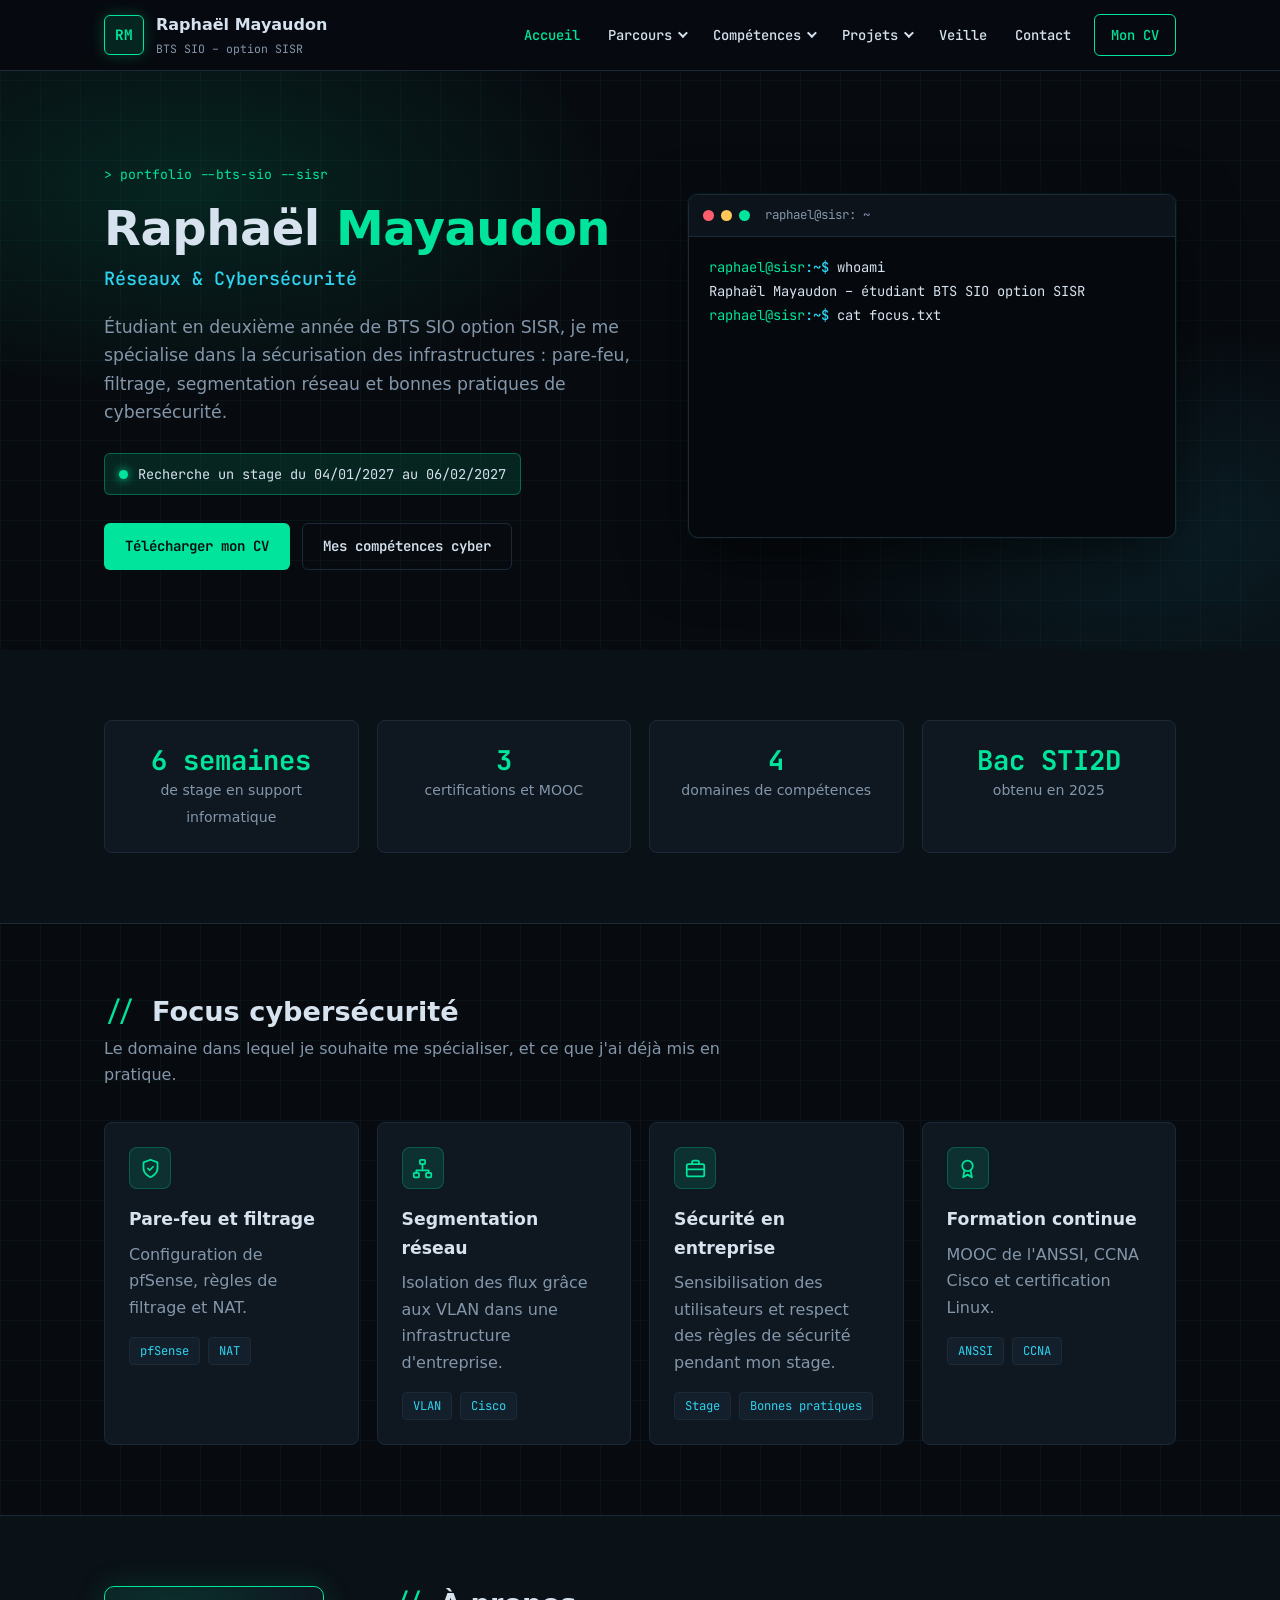
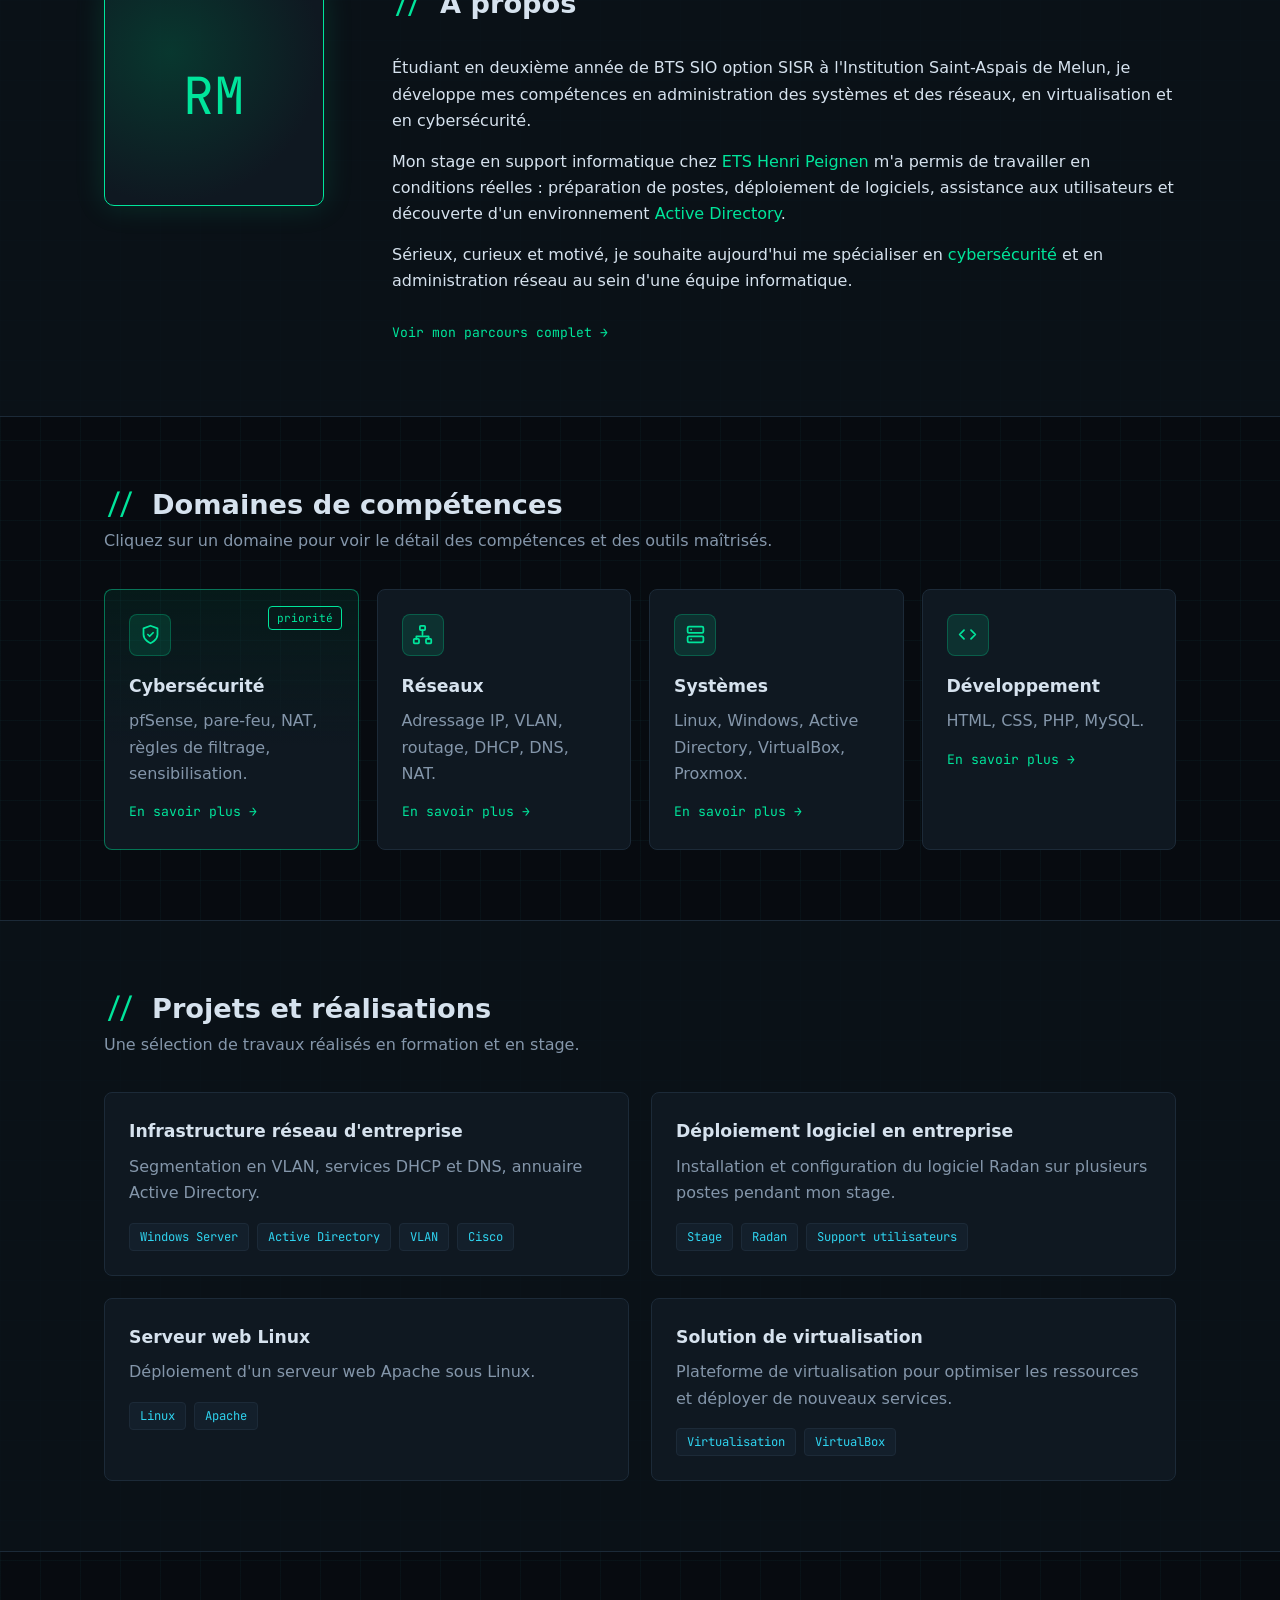
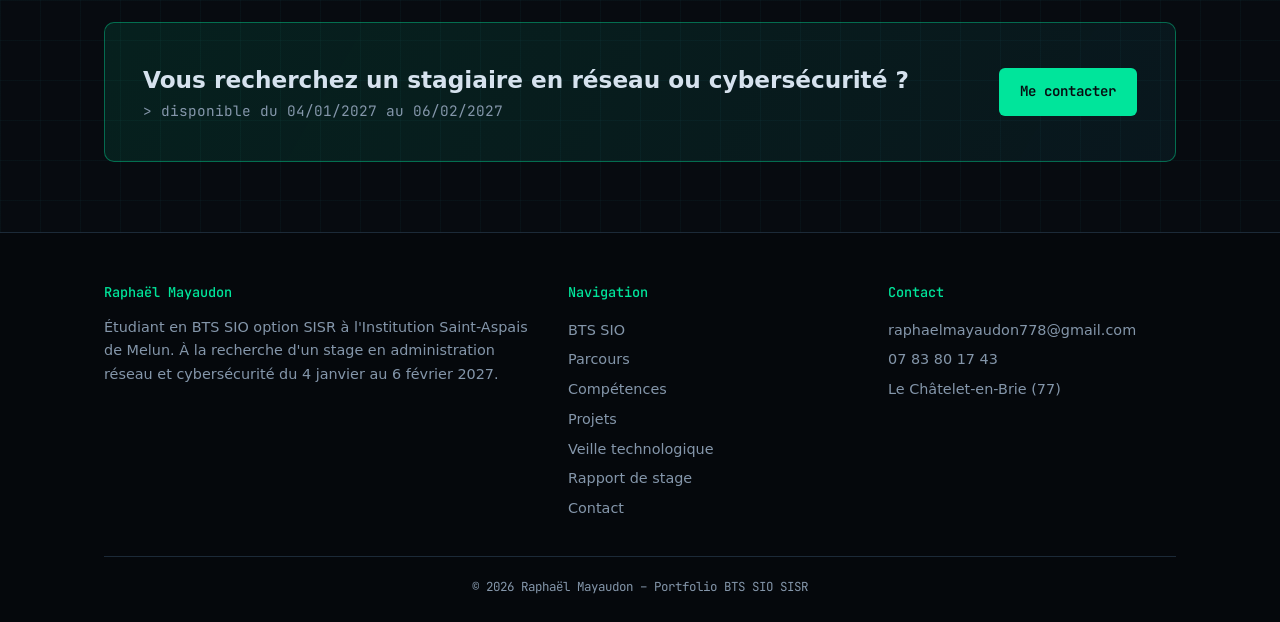
<file: index.html>
<!DOCTYPE html>
<html lang="fr">
<head>
    <meta charset="UTF-8">
    <meta name="viewport" content="width=device-width, initial-scale=1.0">
    <meta name="description" content="Portfolio de Raphaël Mayaudon, étudiant en BTS SIO option SISR à Melun, à la recherche d'un stage en réseau et cybersécurité.">
    <title>Raphaël Mayaudon – Portfolio BTS SIO SISR</title>
    <link rel="preconnect" href="https://fonts.googleapis.com">
    <link rel="preconnect" href="https://fonts.gstatic.com" crossorigin>
    <link href="https://fonts.googleapis.com/css2?family=JetBrains+Mono:wght@400;500;700&display=swap" rel="stylesheet">
    <link rel="stylesheet" href="portfolio.css">
</head>
<body>
    <header class="site-header">
        <div class="container navbar">
            <a href="index.html" class="brand">
                <span class="brand-logo">RM</span>
                <span>Raphaël Mayaudon<small>BTS SIO – option SISR</small></span>
            </a>

            <button class="burger" aria-label="Ouvrir le menu" aria-expanded="false"><span></span><span></span><span></span></button>

            <ul class="menu">
                <li><a href="index.html" class="active">Accueil</a></li>
                <li>
                    <button aria-expanded="false">Parcours <i class="caret"></i></button>
                    <ul class="dropdown">
                        <li><a href="parcours.html#experiences">Expériences professionnelles<span>Stage, emplois</span></a></li>
                        <li><a href="parcours.html#formation">Formation<span>BTS SIO, Bac STI2D</span></a></li>
                        <li><a href="rapport-stage.html">Rapport de stage<span>Stage chez ETS Henri Peignen</span></a></li>
                        <li><a href="parcours.html#certifications">Certifications<span>CCNA, Linux, ANSSI</span></a></li>
                        <li><a href="parcours.html#profil">Qualités et centres d'intérêt</a></li>
                    </ul>
                </li>
                <li>
                    <button aria-expanded="false">Compétences <i class="caret"></i></button>
                    <ul class="dropdown">
                        <li><a href="competences.html#securite">Cybersécurité<span>Pare-feu, filtrage, bonnes pratiques</span></a></li>
                        <li><a href="competences.html#reseaux">Réseaux</a></li>
                        <li><a href="competences.html#systemes">Systèmes et virtualisation</a></li>
                        <li><a href="competences.html#developpement">Développement</a></li>
                        <li><a href="competences.html#logiciels">Logiciels et outils</a></li>
                    </ul>
                </li>
                <li>
                    <button aria-expanded="false">Projets <i class="caret"></i></button>
                    <ul class="dropdown">
                        <li><a href="projets.html#infrastructure">Infrastructure réseau d'entreprise</a></li>
                        <li><a href="projets.html#serveur-web">Serveur web Linux</a></li>
                        <li><a href="projets.html#virtualisation">Solution de virtualisation</a></li>
                        <li><a href="projets.html#radan">Déploiement logiciel en entreprise<span>Réalisé en stage</span></a></li>
                        <li><a href="projets.html#ninjaone">Gestion des vulnérabilités (NinjaOne)<span>Réalisé en stage</span></a></li>
                        <li><a href="projets.html#poste">Installation d'un poste utilisateur<span>Réalisé en stage</span></a></li>
                        <li><a href="projets.html#rj45">Réalisation d'un câble RJ45<span>Réalisé en stage</span></a></li>
                    </ul>
                </li>
                <li><a href="veille.html">Veille</a></li>
                <li><a href="contact.html">Contact</a></li>
                <li><a href="CV_Raphael_MAYAUDON.pdf" class="btn-cv" target="_blank" rel="noopener">Mon CV</a></li>
            </ul>
        </div>
    </header>

    <main>
        <section class="hero">
            <div class="container hero-grid">
                <div>
                    <span class="eyebrow">&gt; portfolio --bts-sio --sisr</span>
                    <h1>Raphaël <span class="accent">Mayaudon</span></h1>
                    <h2 class="role">Réseaux &amp; Cybersécurité</h2>
                    <p class="lead">Étudiant en deuxième année de BTS SIO option SISR, je me spécialise dans la sécurisation des infrastructures : pare-feu, filtrage, segmentation réseau et bonnes pratiques de cybersécurité.</p>
                    <div class="availability"><span class="dot"></span> Recherche un stage du 04/01/2027 au 06/02/2027</div>
                    <div class="hero-actions">
                        <a href="CV_Raphael_MAYAUDON.pdf" class="btn btn-primary" target="_blank" rel="noopener">Télécharger mon CV</a>
                        <a href="competences.html#securite" class="btn btn-outline">Mes compétences cyber</a>
                    </div>
                </div>
                <div class="terminal" aria-label="Présentation façon terminal">
                    <div class="term-bar"><i></i><i></i><i></i><span>raphael@sisr: ~</span></div>
                    <div class="term-body" id="terminal">
                        <div class="line"><span class="prompt">raphael@sisr<b>:~$</b></span> <span class="cmd">whoami</span></div>
                        <div class="line out">Raphaël Mayaudon – étudiant BTS SIO option SISR</div>
                        <div class="line"><span class="prompt">raphael@sisr<b>:~$</b></span> <span class="cmd">cat focus.txt</span></div>
                        <div class="line out">Cybersécurité · Administration réseau · Systèmes</div>
                        <div class="line"><span class="prompt">raphael@sisr<b>:~$</b></span> <span class="cmd">ls certifications/</span></div>
                        <div class="line out">CCNA   Certification_Linux   MOOC_ANSSI</div>
                        <div class="line"><span class="prompt">raphael@sisr<b>:~$</b></span> <span class="cmd">cat stage.txt</span></div>
                        <div class="line out"><span class="k">dernier :</span> Support informatique – ETS Henri Peignen</div>
                        <div class="line out"><span class="k">recherché :</span> <span class="ok">réseau / cybersécurité – janv. → fév. 2027</span></div>
                        <div class="line"><span class="prompt">raphael@sisr<b>:~$</b></span> <span class="cursor"></span></div>
                    </div>
                </div>
            </div>
        </section>

        <section class="section alt">
            <div class="container">
                <div class="stats">
                    <div class="card stat"><strong>6 semaines</strong><span>de stage en support informatique</span></div>
                    <div class="card stat"><strong>3</strong><span>certifications et MOOC</span></div>
                    <div class="card stat"><strong>4</strong><span>domaines de compétences</span></div>
                    <div class="card stat"><strong>Bac STI2D</strong><span>obtenu en 2025</span></div>
                </div>
            </div>
        </section>

        <section class="section">
            <div class="container">
                <div class="section-title">
                    <h2>Focus cybersécurité</h2>
                    <p>Le domaine dans lequel je souhaite me spécialiser, et ce que j'ai déjà mis en pratique.</p>
                </div>
                <div class="grid-4">
                    <a href="competences.html#securite" class="card">
                        <div class="icon-box"><svg viewBox="0 0 24 24" fill="none" stroke="currentColor" stroke-width="2" stroke-linecap="round" stroke-linejoin="round"><path d="M12 22s8-3.5 8-10V5l-8-3-8 3v7c0 6.5 8 10 8 10z"/><path d="M9 12l2 2 4-4"/></svg></div>
                        <h3>Pare-feu et filtrage</h3>
                        <p>Configuration de pfSense, règles de filtrage et NAT.</p>
                        <div class="tags"><span class="tag">pfSense</span><span class="tag">NAT</span></div>
                    </a>
                    <a href="projets.html#infrastructure" class="card">
                        <div class="icon-box"><svg viewBox="0 0 24 24" fill="none" stroke="currentColor" stroke-width="2" stroke-linecap="round" stroke-linejoin="round"><rect x="9" y="2" width="6" height="5" rx="1"/><rect x="2" y="17" width="6" height="5" rx="1"/><rect x="16" y="17" width="6" height="5" rx="1"/><path d="M12 7v5M5 17v-3h14v3"/></svg></div>
                        <h3>Segmentation réseau</h3>
                        <p>Isolation des flux grâce aux VLAN dans une infrastructure d'entreprise.</p>
                        <div class="tags"><span class="tag">VLAN</span><span class="tag">Cisco</span></div>
                    </a>
                    <a href="parcours.html#stage-peignen" class="card">
                        <div class="icon-box"><svg viewBox="0 0 24 24" fill="none" stroke="currentColor" stroke-width="2" stroke-linecap="round" stroke-linejoin="round"><rect x="2" y="7" width="20" height="14" rx="2"/><path d="M16 7V5a2 2 0 0 0-2-2h-4a2 2 0 0 0-2 2v2M2 13h20"/></svg></div>
                        <h3>Sécurité en entreprise</h3>
                        <p>Sensibilisation des utilisateurs et respect des règles de sécurité pendant mon stage.</p>
                        <div class="tags"><span class="tag">Stage</span><span class="tag">Bonnes pratiques</span></div>
                    </a>
                    <a href="parcours.html#certifications" class="card">
                        <div class="icon-box"><svg viewBox="0 0 24 24" fill="none" stroke="currentColor" stroke-width="2" stroke-linecap="round" stroke-linejoin="round"><circle cx="12" cy="9" r="6"/><path d="M8.5 14L7 22l5-3 5 3-1.5-8"/></svg></div>
                        <h3>Formation continue</h3>
                        <p>MOOC de l'ANSSI, CCNA Cisco et certification Linux.</p>
                        <div class="tags"><span class="tag">ANSSI</span><span class="tag">CCNA</span></div>
                    </a>
                </div>
            </div>
        </section>

        <section class="section alt">
            <div class="container about">
                <!-- Pour mettre ta photo : remplace RM par <img src="photo.jpg" alt="Raphaël Mayaudon"> -->
                <div class="avatar">RM</div>
                <div>
                    <div class="section-title"><h2>À propos</h2></div>
                    <p>Étudiant en deuxième année de BTS SIO option SISR à l'Institution Saint-Aspais de Melun, je développe mes compétences en administration des systèmes et des réseaux, en virtualisation et en cybersécurité.</p>
                    <p>Mon stage en support informatique chez <a href="parcours.html#stage-peignen">ETS Henri Peignen</a> m'a permis de travailler en conditions réelles : préparation de postes, déploiement de logiciels, assistance aux utilisateurs et découverte d'un environnement <a href="competences.html#systemes">Active Directory</a>.</p>
                    <p>Sérieux, curieux et motivé, je souhaite aujourd'hui me spécialiser en <a href="competences.html#securite">cybersécurité</a> et en administration réseau au sein d'une équipe informatique.</p>
                    <a href="parcours.html" class="card-link">Voir mon parcours complet →</a>
                </div>
            </div>
        </section>

        <section class="section">
            <div class="container">
                <div class="section-title">
                    <h2>Domaines de compétences</h2>
                    <p>Cliquez sur un domaine pour voir le détail des compétences et des outils maîtrisés.</p>
                </div>
                <div class="grid-4">
                    <a href="competences.html#securite" class="card featured">
                        <span class="badge">priorité</span>
                        <div class="icon-box"><svg viewBox="0 0 24 24" fill="none" stroke="currentColor" stroke-width="2" stroke-linecap="round" stroke-linejoin="round"><path d="M12 22s8-3.5 8-10V5l-8-3-8 3v7c0 6.5 8 10 8 10z"/><path d="M9 12l2 2 4-4"/></svg></div>
                        <h3>Cybersécurité</h3>
                        <p>pfSense, pare-feu, NAT, règles de filtrage, sensibilisation.</p>
                        <span class="card-link">En savoir plus →</span>
                    </a>
                    <a href="competences.html#reseaux" class="card">
                        <div class="icon-box"><svg viewBox="0 0 24 24" fill="none" stroke="currentColor" stroke-width="2" stroke-linecap="round" stroke-linejoin="round"><rect x="9" y="2" width="6" height="5" rx="1"/><rect x="2" y="17" width="6" height="5" rx="1"/><rect x="16" y="17" width="6" height="5" rx="1"/><path d="M12 7v5M5 17v-3h14v3"/></svg></div>
                        <h3>Réseaux</h3>
                        <p>Adressage IP, VLAN, routage, DHCP, DNS, NAT.</p>
                        <span class="card-link">En savoir plus →</span>
                    </a>
                    <a href="competences.html#systemes" class="card">
                        <div class="icon-box"><svg viewBox="0 0 24 24" fill="none" stroke="currentColor" stroke-width="2" stroke-linecap="round" stroke-linejoin="round"><rect x="3" y="3" width="18" height="7" rx="1.5"/><rect x="3" y="14" width="18" height="7" rx="1.5"/><path d="M7 6.5h.01M7 17.5h.01"/></svg></div>
                        <h3>Systèmes</h3>
                        <p>Linux, Windows, Active Directory, VirtualBox, Proxmox.</p>
                        <span class="card-link">En savoir plus →</span>
                    </a>
                    <a href="competences.html#developpement" class="card">
                        <div class="icon-box"><svg viewBox="0 0 24 24" fill="none" stroke="currentColor" stroke-width="2" stroke-linecap="round" stroke-linejoin="round"><path d="M8 7l-5 5 5 5M16 7l5 5-5 5"/></svg></div>
                        <h3>Développement</h3>
                        <p>HTML, CSS, PHP, MySQL.</p>
                        <span class="card-link">En savoir plus →</span>
                    </a>
                </div>
            </div>
        </section>

        <section class="section alt">
            <div class="container">
                <div class="section-title">
                    <h2>Projets et réalisations</h2>
                    <p>Une sélection de travaux réalisés en formation et en stage.</p>
                </div>
                <div class="grid-2">
                    <a href="projets.html#infrastructure" class="card">
                        <h3>Infrastructure réseau d'entreprise</h3>
                        <p>Segmentation en VLAN, services DHCP et DNS, annuaire Active Directory.</p>
                        <div class="tags"><span class="tag">Windows Server</span><span class="tag">Active Directory</span><span class="tag">VLAN</span><span class="tag">Cisco</span></div>
                    </a>
                    <a href="projets.html#radan" class="card">
                        <h3>Déploiement logiciel en entreprise</h3>
                        <p>Installation et configuration du logiciel Radan sur plusieurs postes pendant mon stage.</p>
                        <div class="tags"><span class="tag">Stage</span><span class="tag">Radan</span><span class="tag">Support utilisateurs</span></div>
                    </a>
                    <a href="projets.html#serveur-web" class="card">
                        <h3>Serveur web Linux</h3>
                        <p>Déploiement d'un serveur web Apache sous Linux.</p>
                        <div class="tags"><span class="tag">Linux</span><span class="tag">Apache</span></div>
                    </a>
                    <a href="projets.html#virtualisation" class="card">
                        <h3>Solution de virtualisation</h3>
                        <p>Plateforme de virtualisation pour optimiser les ressources et déployer de nouveaux services.</p>
                        <div class="tags"><span class="tag">Virtualisation</span><span class="tag">VirtualBox</span></div>
                    </a>
                </div>
            </div>
        </section>

        <section class="section">
            <div class="container">
                <div class="cta">
                    <div>
                        <h2>Vous recherchez un stagiaire en réseau ou cybersécurité ?</h2>
                        <p>&gt; disponible du 04/01/2027 au 06/02/2027</p>
                    </div>
                    <a href="contact.html" class="btn btn-light">Me contacter</a>
                </div>
            </div>
        </section>

    </main>

    <footer class="site-footer">
        <div class="container">
            <div class="footer-grid">
                <div>
                    <h4>Raphaël Mayaudon</h4>
                    <p>Étudiant en BTS SIO option SISR à l'Institution Saint-Aspais de Melun. À la recherche d'un stage en administration réseau et cybersécurité du 4 janvier au 6 février 2027.</p>
                </div>
                <div>
                    <h4>Navigation</h4>
                    <ul>
                        <li><a href="bts-sio.html">BTS SIO</a></li>
                        <li><a href="parcours.html">Parcours</a></li>
                        <li><a href="competences.html">Compétences</a></li>
                        <li><a href="projets.html">Projets</a></li>
                        <li><a href="veille.html">Veille technologique</a></li>
                        <li><a href="rapport-stage.html">Rapport de stage</a></li>
                        <li><a href="contact.html">Contact</a></li>
                    </ul>
                </div>
                <div>
                    <h4>Contact</h4>
                    <ul>
                        <li><a href="mailto:raphaelmayaudon778@gmail.com">raphaelmayaudon778@gmail.com</a></li>
                        <li><a href="tel:+33783801743">07 83 80 17 43</a></li>
                        <li>Le Châtelet-en-Brie (77)</li>
                    </ul>
                </div>
            </div>
            <div class="footer-bottom">© <span id="year">2026</span> Raphaël Mayaudon – Portfolio BTS SIO SISR</div>
        </div>
    </footer>

    <script src="script.js"></script>
</body>
</html>
</file>
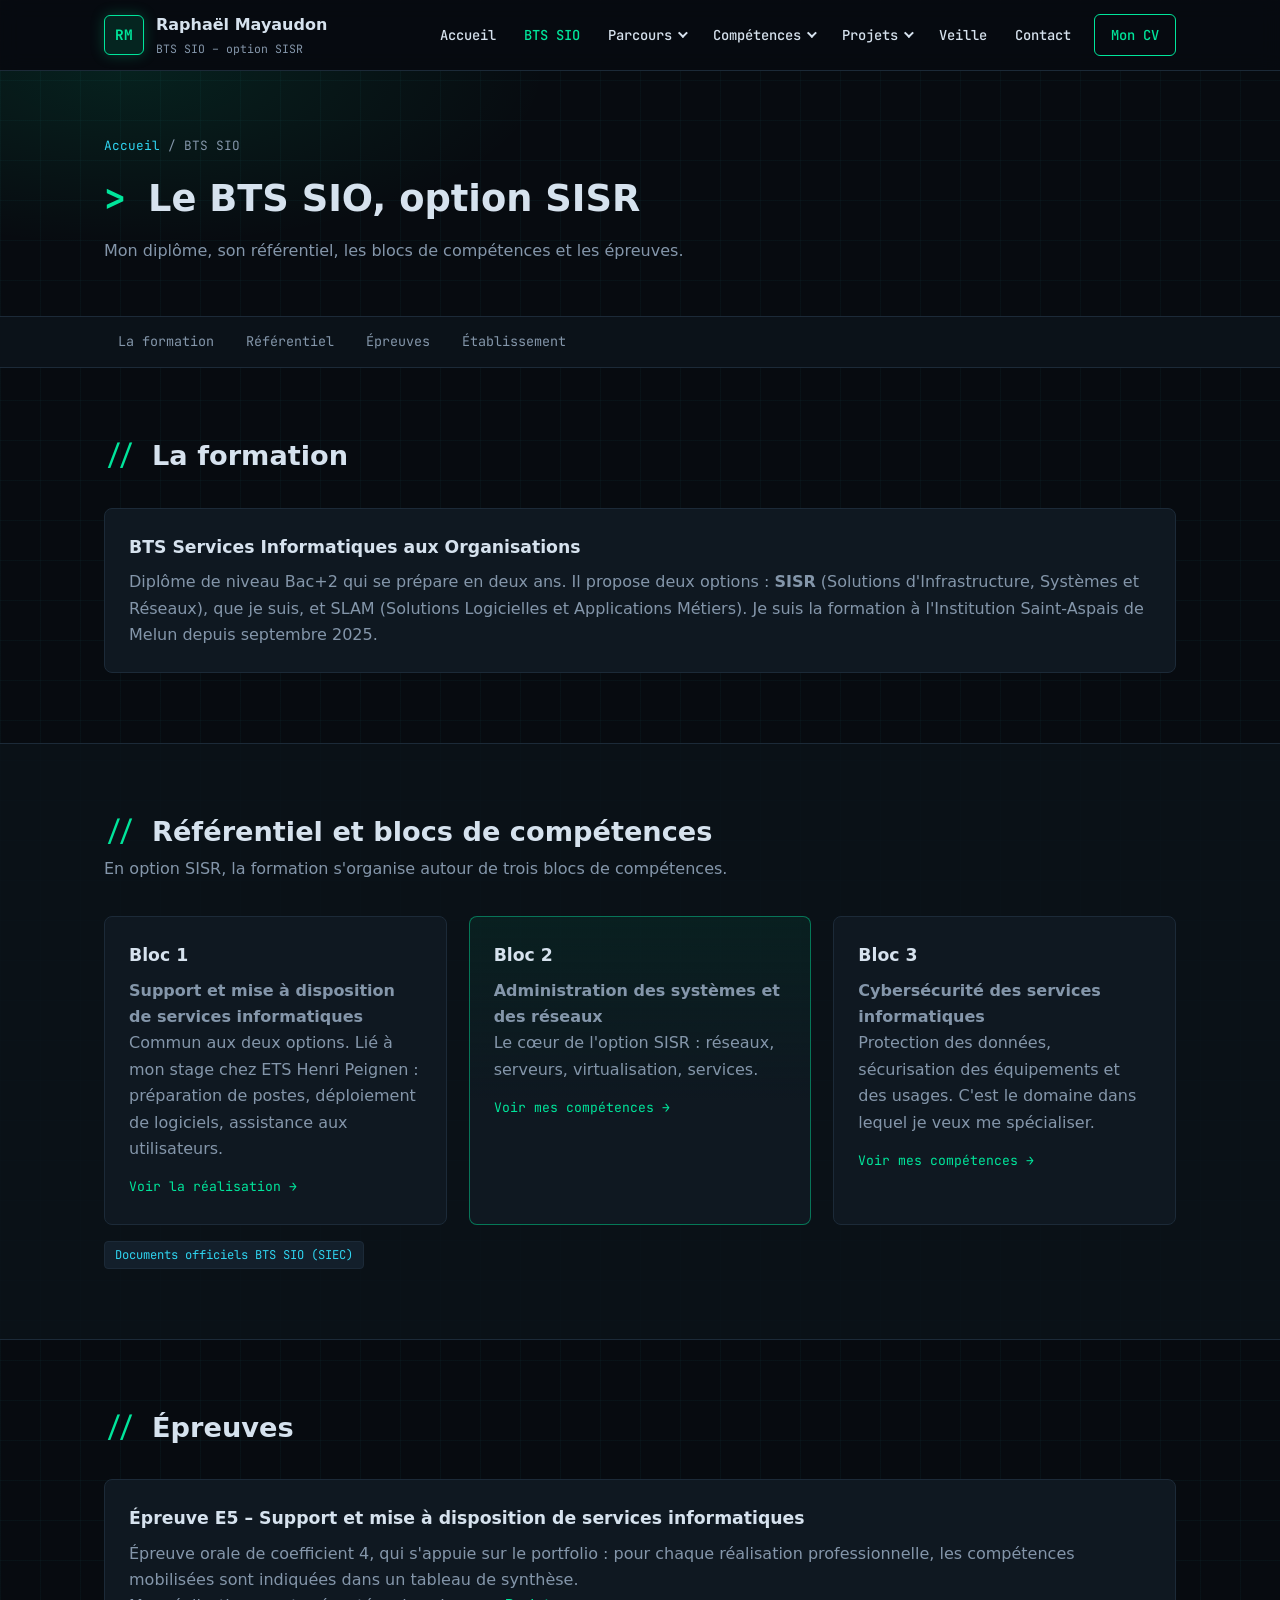
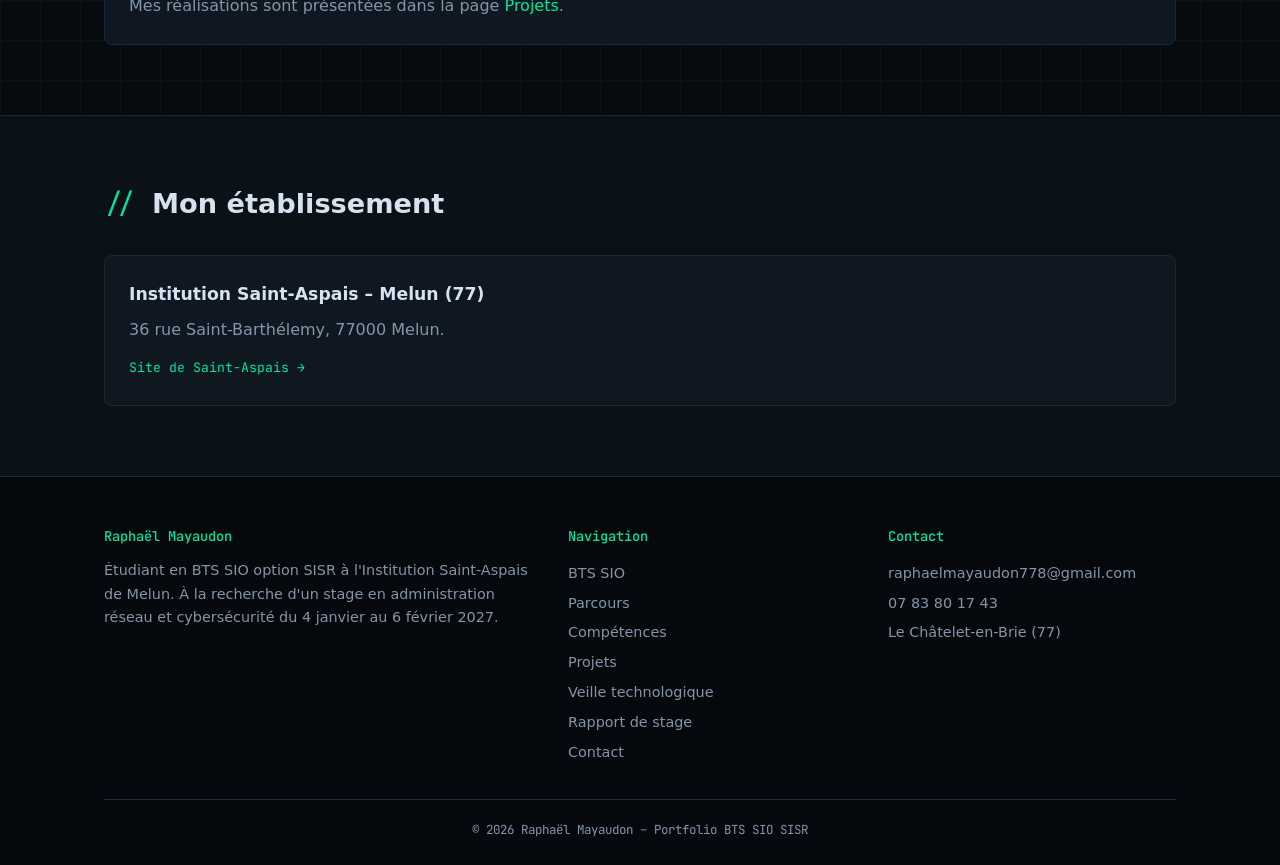
<file: bts-sio.html>
<!DOCTYPE html>
<html lang="fr">
<head>
    <meta charset="UTF-8">
    <meta name="viewport" content="width=device-width, initial-scale=1.0">
    <meta name="description" content="Le BTS SIO option SISR : référentiel, blocs de compétences, épreuves et établissement de formation.">
    <title>BTS SIO – Raphaël Mayaudon</title>
    <link rel="preconnect" href="https://fonts.googleapis.com">
    <link rel="preconnect" href="https://fonts.gstatic.com" crossorigin>
    <link href="https://fonts.googleapis.com/css2?family=JetBrains+Mono:wght@400;500;700&display=swap" rel="stylesheet">
    <link rel="stylesheet" href="portfolio.css">
</head>
<body>
    <header class="site-header">
        <div class="container navbar">
            <a href="index.html" class="brand">
                <span class="brand-logo">RM</span>
                <span>Raphaël Mayaudon<small>BTS SIO – option SISR</small></span>
            </a>

            <button class="burger" aria-label="Ouvrir le menu" aria-expanded="false"><span></span><span></span><span></span></button>

            <ul class="menu">
                <li><a href="index.html">Accueil</a></li>
                <li><a href="bts-sio.html" class="active">BTS SIO</a></li>
                <li>
                    <button aria-expanded="false">Parcours <i class="caret"></i></button>
                    <ul class="dropdown">
                        <li><a href="parcours.html#experiences">Expériences professionnelles<span>Stage, emplois</span></a></li>
                        <li><a href="parcours.html#formation">Formation<span>BTS SIO, Bac STI2D</span></a></li>
                        <li><a href="rapport-stage.html">Rapport de stage<span>Stage chez ETS Henri Peignen</span></a></li>
                        <li><a href="parcours.html#certifications">Certifications<span>CCNA, Linux, ANSSI</span></a></li>
                        <li><a href="parcours.html#profil">Qualités et centres d'intérêt</a></li>
                    </ul>
                </li>
                <li>
                    <button aria-expanded="false">Compétences <i class="caret"></i></button>
                    <ul class="dropdown">
                        <li><a href="competences.html#securite">Cybersécurité<span>Pare-feu, filtrage, bonnes pratiques</span></a></li>
                        <li><a href="competences.html#reseaux">Réseaux</a></li>
                        <li><a href="competences.html#systemes">Systèmes et virtualisation</a></li>
                        <li><a href="competences.html#developpement">Développement</a></li>
                        <li><a href="competences.html#logiciels">Logiciels et outils</a></li>
                    </ul>
                </li>
                <li>
                    <button aria-expanded="false">Projets <i class="caret"></i></button>
                    <ul class="dropdown">
                        <li><a href="projets.html#infrastructure">Infrastructure réseau d'entreprise</a></li>
                        <li><a href="projets.html#serveur-web">Serveur web Linux</a></li>
                        <li><a href="projets.html#virtualisation">Solution de virtualisation</a></li>
                        <li><a href="projets.html#radan">Déploiement logiciel en entreprise<span>Réalisé en stage</span></a></li>
                        <li><a href="projets.html#ninjaone">Gestion des vulnérabilités (NinjaOne)<span>Réalisé en stage</span></a></li>
                        <li><a href="projets.html#poste">Installation d'un poste utilisateur<span>Réalisé en stage</span></a></li>
                        <li><a href="projets.html#rj45">Réalisation d'un câble RJ45<span>Réalisé en stage</span></a></li>
                    </ul>
                </li>
                <li><a href="veille.html">Veille</a></li>
                <li><a href="contact.html">Contact</a></li>
                <li><a href="CV_Raphael_MAYAUDON.pdf" class="btn-cv" target="_blank" rel="noopener">Mon CV</a></li>
            </ul>
        </div>
    </header>

    <main>
        <section class="page-header">
            <div class="container">
                <p class="breadcrumb"><a href="index.html">Accueil</a> / BTS SIO</p>
                <h1>Le BTS SIO, option SISR</h1>
                <p>Mon diplôme, son référentiel, les blocs de compétences et les épreuves.</p>
            </div>
        </section>

        <nav class="subnav" aria-label="Sections de la page">
            <div class="container">
                <ul>
                    <li><a href="#formation">La formation</a></li>
                    <li><a href="#referentiel">Référentiel</a></li>
                    <li><a href="#epreuves">Épreuves</a></li>
                    <li><a href="#etablissement">Établissement</a></li>
                </ul>
            </div>
        </nav>

        <section class="section" id="formation">
            <div class="container">
                <div class="section-title"><h2>La formation</h2></div>
                <div class="card">
                    <h3>BTS Services Informatiques aux Organisations</h3>
                    <p>Diplôme de niveau Bac+2 qui se prépare en deux ans. Il propose deux options : <strong>SISR</strong> (Solutions d'Infrastructure, Systèmes et Réseaux), que je suis, et SLAM (Solutions Logicielles et Applications Métiers). Je suis la formation à l'Institution Saint-Aspais de Melun depuis septembre 2025.</p>
                </div>
            </div>
        </section>

        <section class="section alt" id="referentiel">
            <div class="container">
                <div class="section-title">
                    <h2>Référentiel et blocs de compétences</h2>
                    <p>En option SISR, la formation s'organise autour de trois blocs de compétences.</p>
                </div>
                <div class="grid-3">
                    <article class="card">
                        <h3>Bloc 1</h3>
                        <p><strong>Support et mise à disposition de services informatiques</strong></p>
                        <p>Commun aux deux options. Lié à mon stage chez ETS Henri Peignen : préparation de postes, déploiement de logiciels, assistance aux utilisateurs.</p>
                        <a class="card-link" href="projets.html#radan">Voir la réalisation →</a>
                    </article>
                    <article class="card featured">
                        <h3>Bloc 2</h3>
                        <p><strong>Administration des systèmes et des réseaux</strong></p>
                        <p>Le cœur de l'option SISR : réseaux, serveurs, virtualisation, services.</p>
                        <a class="card-link" href="competences.html#reseaux">Voir mes compétences →</a>
                    </article>
                    <article class="card">
                        <h3>Bloc 3</h3>
                        <p><strong>Cybersécurité des services informatiques</strong></p>
                        <p>Protection des données, sécurisation des équipements et des usages. C'est le domaine dans lequel je veux me spécialiser.</p>
                        <a class="card-link" href="competences.html#securite">Voir mes compétences →</a>
                    </article>
                </div>
                <div class="tags">
                    <a class="tag" href="https://www.siec.education.fr/candidats/docutheque" target="_blank" rel="noopener">Documents officiels BTS SIO (SIEC)</a>
                </div>
            </div>
        </section>

        <section class="section" id="epreuves">
            <div class="container">
                <div class="section-title"><h2>Épreuves</h2></div>
                <div class="card">
                    <h3>Épreuve E5 – Support et mise à disposition de services informatiques</h3>
                    <p>Épreuve orale de coefficient 4, qui s'appuie sur le portfolio : pour chaque réalisation professionnelle, les compétences mobilisées sont indiquées dans un tableau de synthèse.</p>
                    <p>Mes réalisations sont présentées dans la page <a href="projets.html">Projets</a>.</p>
                </div>
            </div>
        </section>

        <section class="section alt" id="etablissement">
            <div class="container">
                <div class="section-title"><h2>Mon établissement</h2></div>
                <div class="card">
                    <h3>Institution Saint-Aspais – Melun (77)</h3>
                    <p>36 rue Saint-Barthélemy, 77000 Melun.</p>
                    <a class="card-link" href="http://www.lycee-st-aspais.org" target="_blank" rel="noopener">Site de Saint-Aspais →</a>
                </div>
            </div>
        </section>

    </main>

    <footer class="site-footer">
        <div class="container">
            <div class="footer-grid">
                <div>
                    <h4>Raphaël Mayaudon</h4>
                    <p>Étudiant en BTS SIO option SISR à l'Institution Saint-Aspais de Melun. À la recherche d'un stage en administration réseau et cybersécurité du 4 janvier au 6 février 2027.</p>
                </div>
                <div>
                    <h4>Navigation</h4>
                    <ul>
                        <li><a href="bts-sio.html">BTS SIO</a></li>
                        <li><a href="parcours.html">Parcours</a></li>
                        <li><a href="competences.html">Compétences</a></li>
                        <li><a href="projets.html">Projets</a></li>
                        <li><a href="veille.html">Veille technologique</a></li>
                        <li><a href="rapport-stage.html">Rapport de stage</a></li>
                        <li><a href="contact.html">Contact</a></li>
                    </ul>
                </div>
                <div>
                    <h4>Contact</h4>
                    <ul>
                        <li><a href="mailto:raphaelmayaudon778@gmail.com">raphaelmayaudon778@gmail.com</a></li>
                        <li><a href="tel:+33783801743">07 83 80 17 43</a></li>
                        <li>Le Châtelet-en-Brie (77)</li>
                    </ul>
                </div>
            </div>
            <div class="footer-bottom">© <span id="year">2026</span> Raphaël Mayaudon – Portfolio BTS SIO SISR</div>
        </div>
    </footer>

    <script src="script.js"></script>
</body>
</html>
</file>
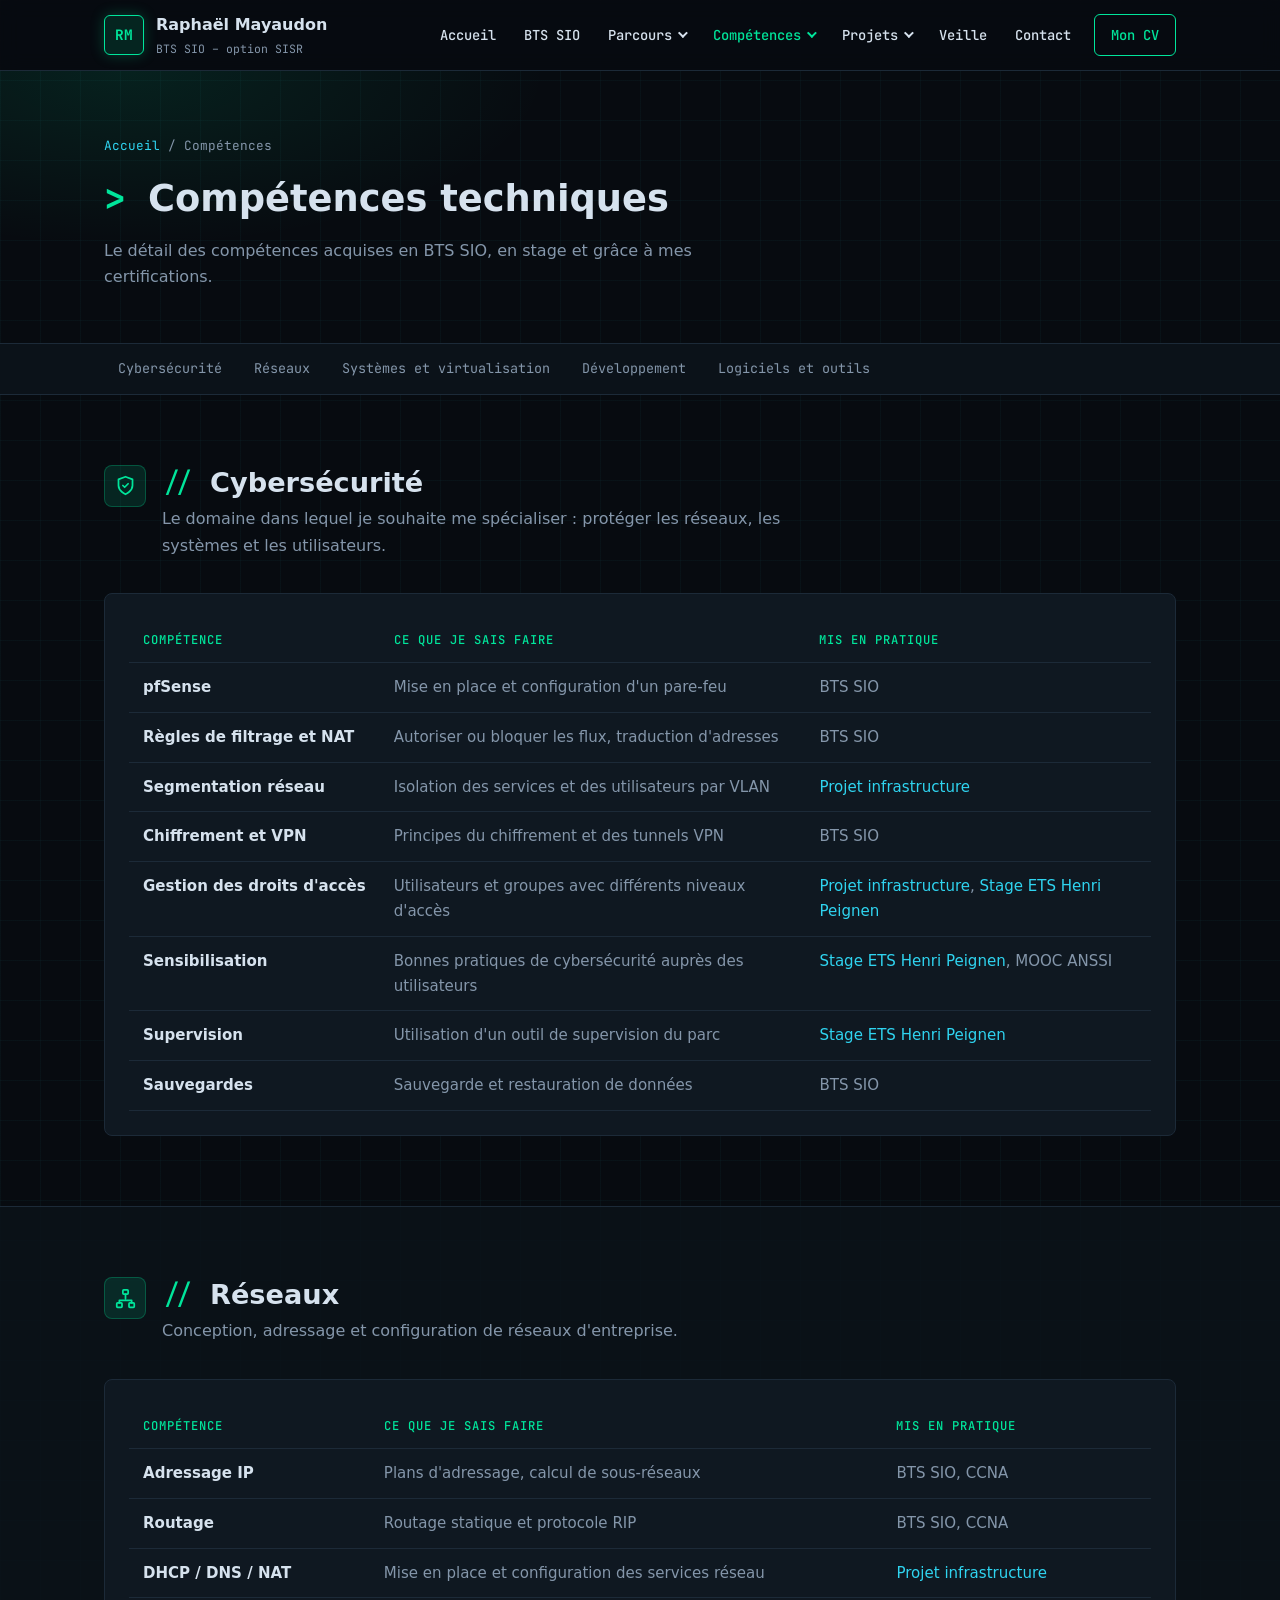
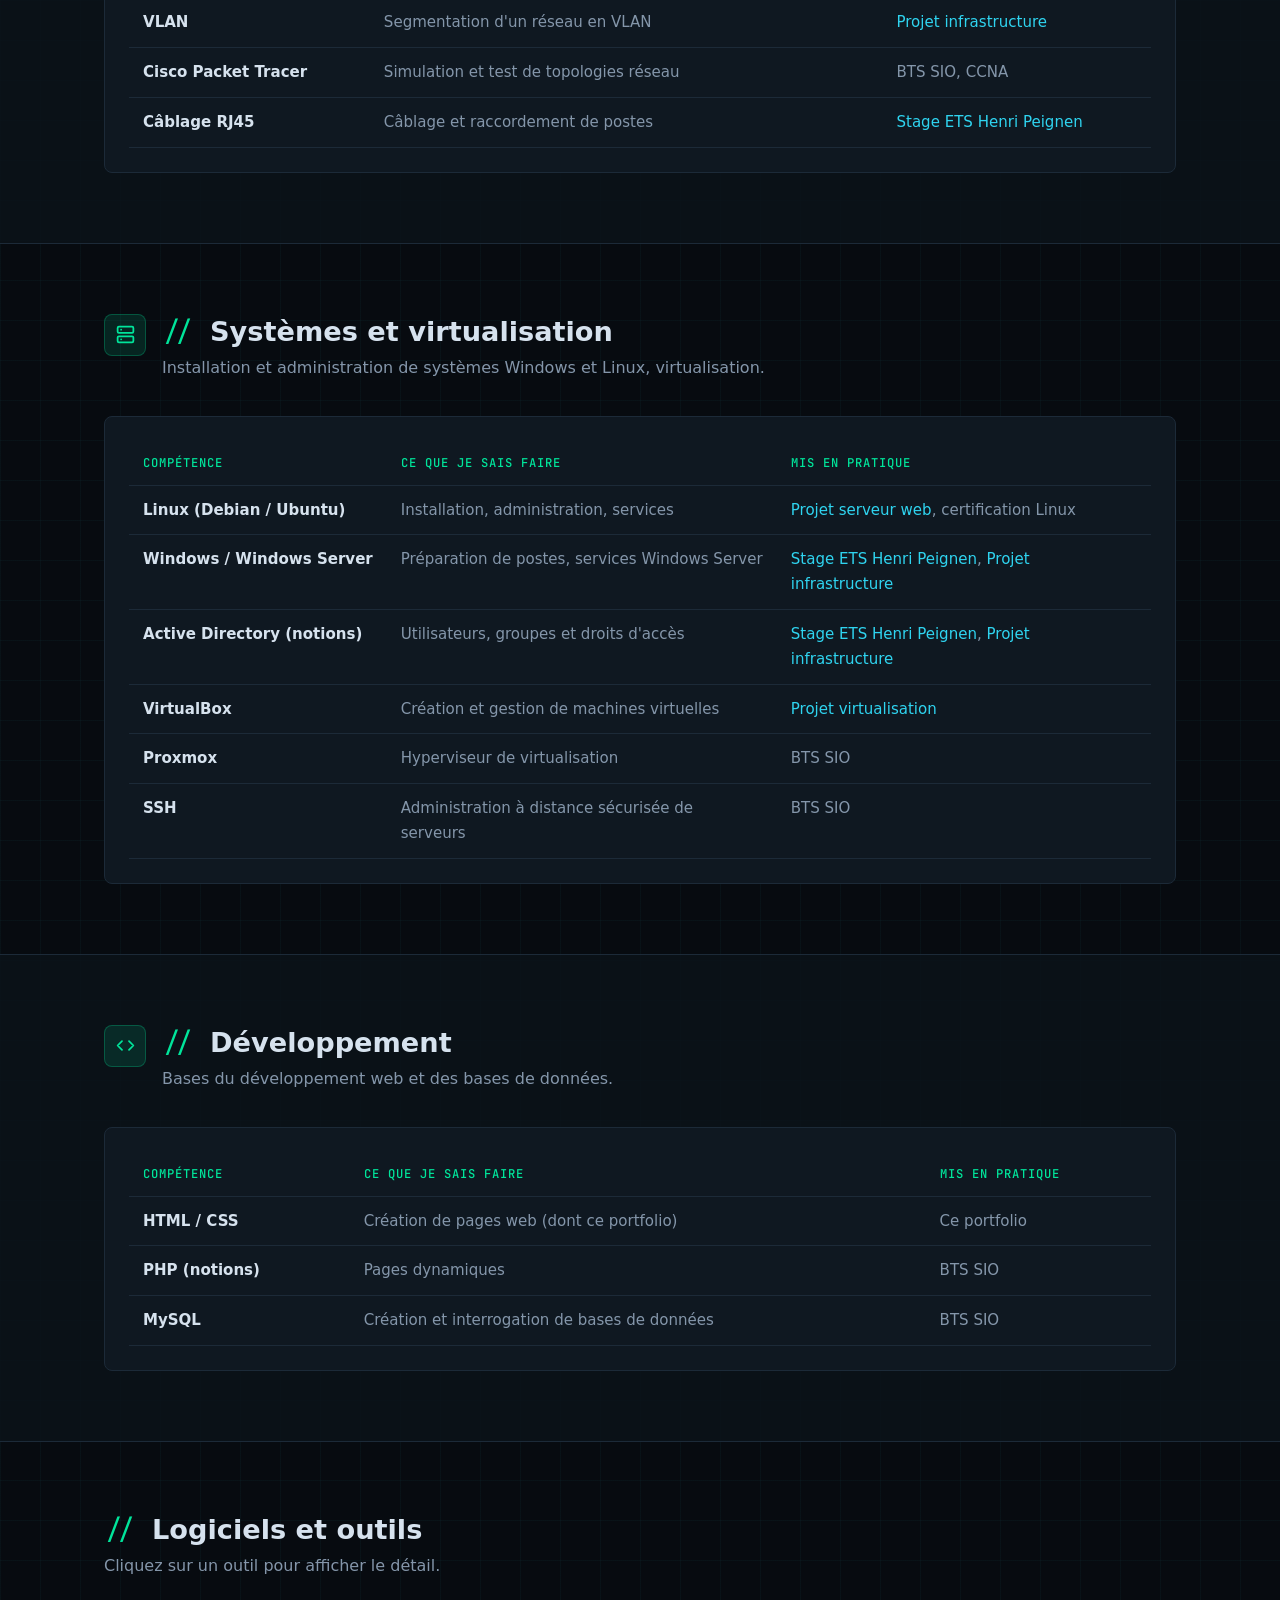
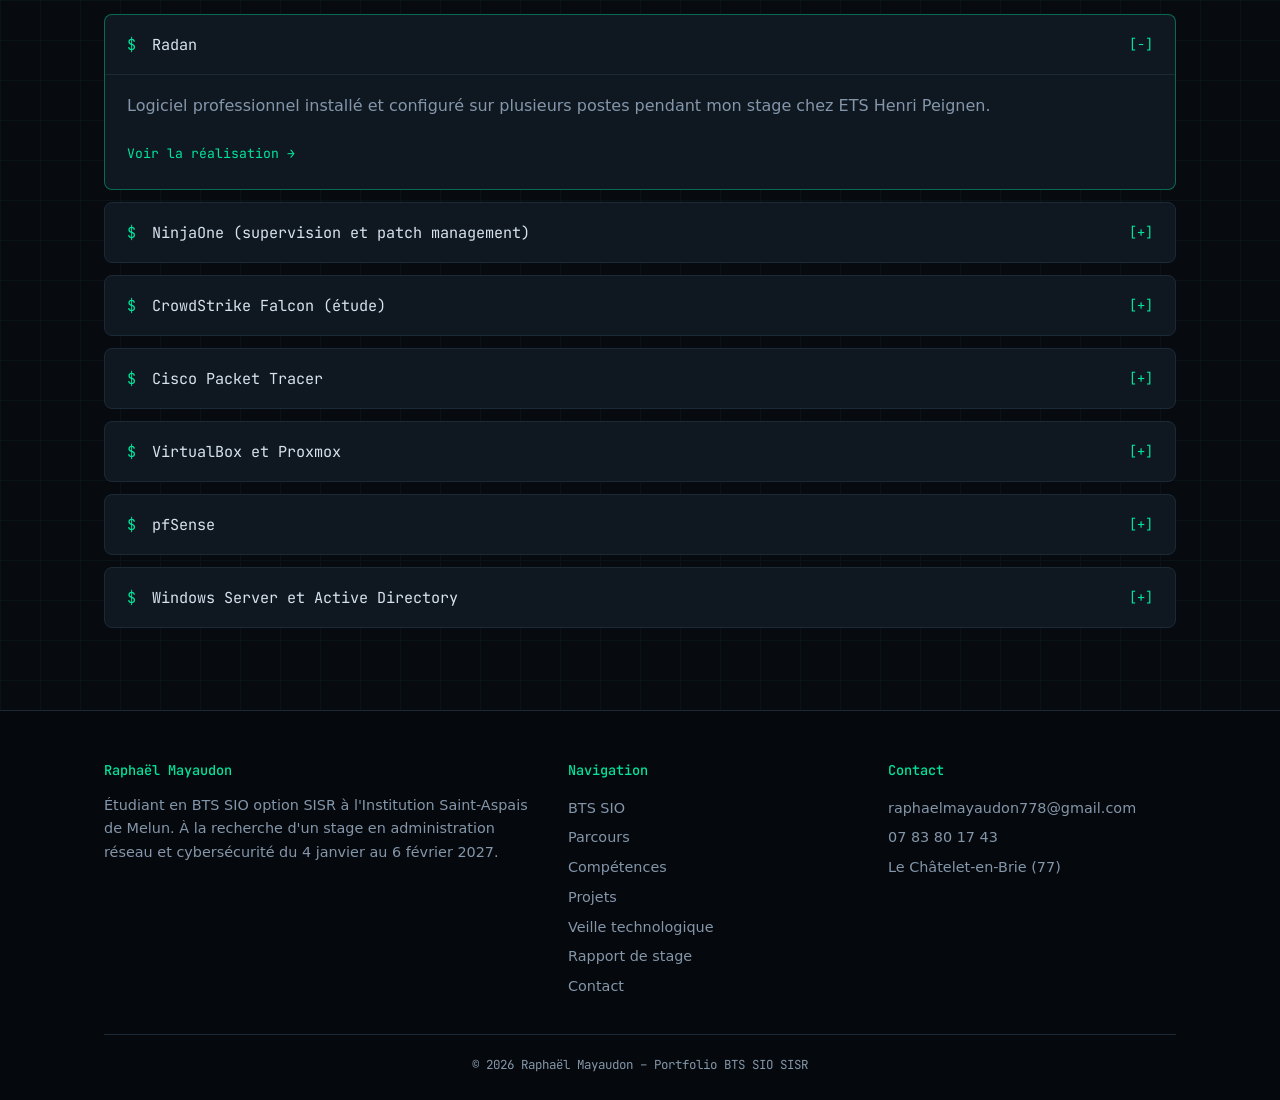
<file: competences.html>
<!DOCTYPE html>
<html lang="fr">
<head>
    <meta charset="UTF-8">
    <meta name="viewport" content="width=device-width, initial-scale=1.0">
    <meta name="description" content="Compétences techniques de Raphaël Mayaudon : réseaux, systèmes, virtualisation, sécurité et développement.">
    <title>Compétences – Raphaël Mayaudon</title>
    <link rel="preconnect" href="https://fonts.googleapis.com">
    <link rel="preconnect" href="https://fonts.gstatic.com" crossorigin>
    <link href="https://fonts.googleapis.com/css2?family=JetBrains+Mono:wght@400;500;700&display=swap" rel="stylesheet">
    <link rel="stylesheet" href="portfolio.css">
</head>
<body>
    <header class="site-header">
        <div class="container navbar">
            <a href="index.html" class="brand">
                <span class="brand-logo">RM</span>
                <span>Raphaël Mayaudon<small>BTS SIO – option SISR</small></span>
            </a>

            <button class="burger" aria-label="Ouvrir le menu" aria-expanded="false"><span></span><span></span><span></span></button>

            <ul class="menu">
                <li><a href="index.html">Accueil</a></li>
                <li><a href="bts-sio.html">BTS SIO</a></li>
                <li>
                    <button aria-expanded="false">Parcours <i class="caret"></i></button>
                    <ul class="dropdown">
                        <li><a href="parcours.html#experiences">Expériences professionnelles<span>Stage, emplois</span></a></li>
                        <li><a href="parcours.html#formation">Formation<span>BTS SIO, Bac STI2D</span></a></li>
                        <li><a href="rapport-stage.html">Rapport de stage<span>Stage chez ETS Henri Peignen</span></a></li>
                        <li><a href="parcours.html#certifications">Certifications<span>CCNA, Linux, ANSSI</span></a></li>
                        <li><a href="parcours.html#profil">Qualités et centres d'intérêt</a></li>
                    </ul>
                </li>
                <li>
                    <button aria-expanded="false" class="active">Compétences <i class="caret"></i></button>
                    <ul class="dropdown">
                        <li><a href="competences.html#securite">Cybersécurité<span>Pare-feu, filtrage, bonnes pratiques</span></a></li>
                        <li><a href="competences.html#reseaux">Réseaux</a></li>
                        <li><a href="competences.html#systemes">Systèmes et virtualisation</a></li>
                        <li><a href="competences.html#developpement">Développement</a></li>
                        <li><a href="competences.html#logiciels">Logiciels et outils</a></li>
                    </ul>
                </li>
                <li>
                    <button aria-expanded="false">Projets <i class="caret"></i></button>
                    <ul class="dropdown">
                        <li><a href="projets.html#infrastructure">Infrastructure réseau d'entreprise</a></li>
                        <li><a href="projets.html#serveur-web">Serveur web Linux</a></li>
                        <li><a href="projets.html#virtualisation">Solution de virtualisation</a></li>
                        <li><a href="projets.html#radan">Déploiement logiciel en entreprise<span>Réalisé en stage</span></a></li>
                        <li><a href="projets.html#ninjaone">Gestion des vulnérabilités (NinjaOne)<span>Réalisé en stage</span></a></li>
                        <li><a href="projets.html#poste">Installation d'un poste utilisateur<span>Réalisé en stage</span></a></li>
                        <li><a href="projets.html#rj45">Réalisation d'un câble RJ45<span>Réalisé en stage</span></a></li>
                    </ul>
                </li>
                <li><a href="veille.html">Veille</a></li>
                <li><a href="contact.html">Contact</a></li>
                <li><a href="CV_Raphael_MAYAUDON.pdf" class="btn-cv" target="_blank" rel="noopener">Mon CV</a></li>
            </ul>
        </div>
    </header>

    <main>
        <section class="page-header">
            <div class="container">
                <p class="breadcrumb"><a href="index.html">Accueil</a> / Compétences</p>
                <h1>Compétences techniques</h1>
                <p>Le détail des compétences acquises en BTS SIO, en stage et grâce à mes certifications.</p>
            </div>
        </section>

        <nav class="subnav" aria-label="Sections de la page">
            <div class="container">
                <ul>
                    <li><a href="#securite">Cybersécurité</a></li>
                    <li><a href="#reseaux">Réseaux</a></li>
                    <li><a href="#systemes">Systèmes et virtualisation</a></li>
                    <li><a href="#developpement">Développement</a></li>
                    <li><a href="#logiciels">Logiciels et outils</a></li>
                </ul>
            </div>
        </nav>
        <section class="section" id="securite">
            <div class="container">
                <div class="section-title" style="display:flex;gap:16px;align-items:flex-start">
                    <div class="icon-box"><svg viewBox="0 0 24 24" fill="none" stroke="currentColor" stroke-width="2" stroke-linecap="round" stroke-linejoin="round"><path d="M12 22s8-3.5 8-10V5l-8-3-8 3v7c0 6.5 8 10 8 10z"/><path d="M9 12l2 2 4-4"/></svg></div>
                    <div><h2>Cybersécurité</h2><p>Le domaine dans lequel je souhaite me spécialiser : protéger les réseaux, les systèmes et les utilisateurs.</p></div>
                </div>
                <div class="card" style="overflow-x:auto">
                    <table class="skill-table">
                        <thead><tr><th>Compétence</th><th>Ce que je sais faire</th><th>Mis en pratique</th></tr></thead>
                        <tbody>
                            <tr><td>pfSense</td><td>Mise en place et configuration d'un pare-feu</td><td>BTS SIO</td></tr>
                            <tr><td>Règles de filtrage et NAT</td><td>Autoriser ou bloquer les flux, traduction d'adresses</td><td>BTS SIO</td></tr>
                            <tr><td>Segmentation réseau</td><td>Isolation des services et des utilisateurs par VLAN</td><td><a href="projets.html#infrastructure">Projet infrastructure</a></td></tr>
                            <tr><td>Chiffrement et VPN</td><td>Principes du chiffrement et des tunnels VPN</td><td>BTS SIO</td></tr>
                            <tr><td>Gestion des droits d'accès</td><td>Utilisateurs et groupes avec différents niveaux d'accès</td><td><a href="projets.html#infrastructure">Projet infrastructure</a>, <a href="parcours.html#stage-peignen">Stage ETS Henri Peignen</a></td></tr>
                            <tr><td>Sensibilisation</td><td>Bonnes pratiques de cybersécurité auprès des utilisateurs</td><td><a href="parcours.html#stage-peignen">Stage ETS Henri Peignen</a>, MOOC ANSSI</td></tr>
                            <tr><td>Supervision</td><td>Utilisation d'un outil de supervision du parc</td><td><a href="parcours.html#stage-peignen">Stage ETS Henri Peignen</a></td></tr>
                            <tr><td>Sauvegardes</td><td>Sauvegarde et restauration de données</td><td>BTS SIO</td></tr>
                        </tbody>
                    </table>
                </div>
            </div>
        </section>
        <section class="section alt" id="reseaux">
            <div class="container">
                <div class="section-title" style="display:flex;gap:16px;align-items:flex-start">
                    <div class="icon-box"><svg viewBox="0 0 24 24" fill="none" stroke="currentColor" stroke-width="2" stroke-linecap="round" stroke-linejoin="round"><rect x="9" y="2" width="6" height="5" rx="1"/><rect x="2" y="17" width="6" height="5" rx="1"/><rect x="16" y="17" width="6" height="5" rx="1"/><path d="M12 7v5M5 17v-3h14v3"/></svg></div>
                    <div><h2>Réseaux</h2><p>Conception, adressage et configuration de réseaux d'entreprise.</p></div>
                </div>
                <div class="card" style="overflow-x:auto">
                    <table class="skill-table">
                        <thead><tr><th>Compétence</th><th>Ce que je sais faire</th><th>Mis en pratique</th></tr></thead>
                        <tbody>
                            <tr><td>Adressage IP</td><td>Plans d'adressage, calcul de sous-réseaux</td><td>BTS SIO, CCNA</td></tr>
                            <tr><td>Routage</td><td>Routage statique et protocole RIP</td><td>BTS SIO, CCNA</td></tr>
                            <tr><td>DHCP / DNS / NAT</td><td>Mise en place et configuration des services réseau</td><td><a href="projets.html#infrastructure">Projet infrastructure</a></td></tr>
                            <tr><td>VLAN</td><td>Segmentation d'un réseau en VLAN</td><td><a href="projets.html#infrastructure">Projet infrastructure</a></td></tr>
                            <tr><td>Cisco Packet Tracer</td><td>Simulation et test de topologies réseau</td><td>BTS SIO, CCNA</td></tr>
                            <tr><td>Câblage RJ45</td><td>Câblage et raccordement de postes</td><td><a href="parcours.html#stage-peignen">Stage ETS Henri Peignen</a></td></tr>
                        </tbody>
                    </table>
                </div>
            </div>
        </section>
        <section class="section" id="systemes">
            <div class="container">
                <div class="section-title" style="display:flex;gap:16px;align-items:flex-start">
                    <div class="icon-box"><svg viewBox="0 0 24 24" fill="none" stroke="currentColor" stroke-width="2" stroke-linecap="round" stroke-linejoin="round"><rect x="3" y="3" width="18" height="7" rx="1.5"/><rect x="3" y="14" width="18" height="7" rx="1.5"/><path d="M7 6.5h.01M7 17.5h.01"/></svg></div>
                    <div><h2>Systèmes et virtualisation</h2><p>Installation et administration de systèmes Windows et Linux, virtualisation.</p></div>
                </div>
                <div class="card" style="overflow-x:auto">
                    <table class="skill-table">
                        <thead><tr><th>Compétence</th><th>Ce que je sais faire</th><th>Mis en pratique</th></tr></thead>
                        <tbody>
                            <tr><td>Linux (Debian / Ubuntu)</td><td>Installation, administration, services</td><td><a href="projets.html#serveur-web">Projet serveur web</a>, certification Linux</td></tr>
                            <tr><td>Windows / Windows Server</td><td>Préparation de postes, services Windows Server</td><td><a href="parcours.html#stage-peignen">Stage ETS Henri Peignen</a>, <a href="projets.html#infrastructure">Projet infrastructure</a></td></tr>
                            <tr><td>Active Directory (notions)</td><td>Utilisateurs, groupes et droits d'accès</td><td><a href="parcours.html#stage-peignen">Stage ETS Henri Peignen</a>, <a href="projets.html#infrastructure">Projet infrastructure</a></td></tr>
                            <tr><td>VirtualBox</td><td>Création et gestion de machines virtuelles</td><td><a href="projets.html#virtualisation">Projet virtualisation</a></td></tr>
                            <tr><td>Proxmox</td><td>Hyperviseur de virtualisation</td><td>BTS SIO</td></tr>
                            <tr><td>SSH</td><td>Administration à distance sécurisée de serveurs</td><td>BTS SIO</td></tr>
                        </tbody>
                    </table>
                </div>
            </div>
        </section>
        <section class="section alt" id="developpement">
            <div class="container">
                <div class="section-title" style="display:flex;gap:16px;align-items:flex-start">
                    <div class="icon-box"><svg viewBox="0 0 24 24" fill="none" stroke="currentColor" stroke-width="2" stroke-linecap="round" stroke-linejoin="round"><path d="M8 7l-5 5 5 5M16 7l5 5-5 5"/></svg></div>
                    <div><h2>Développement</h2><p>Bases du développement web et des bases de données.</p></div>
                </div>
                <div class="card" style="overflow-x:auto">
                    <table class="skill-table">
                        <thead><tr><th>Compétence</th><th>Ce que je sais faire</th><th>Mis en pratique</th></tr></thead>
                        <tbody>
                            <tr><td>HTML / CSS</td><td>Création de pages web (dont ce portfolio)</td><td>Ce portfolio</td></tr>
                            <tr><td>PHP (notions)</td><td>Pages dynamiques</td><td>BTS SIO</td></tr>
                            <tr><td>MySQL</td><td>Création et interrogation de bases de données</td><td>BTS SIO</td></tr>
                        </tbody>
                    </table>
                </div>
            </div>
        </section>
        <section class="section" id="logiciels">
            <div class="container">
                <div class="section-title">
                    <h2>Logiciels et outils</h2>
                    <p>Cliquez sur un outil pour afficher le détail.</p>
                </div>
                <details class="accordion" open>
                    <summary><span>Radan</span></summary>
                    <div class="accordion-body">
                        <p>Logiciel professionnel installé et configuré sur plusieurs postes pendant mon stage chez ETS Henri Peignen.</p>
                        <a href="projets.html#radan" class="card-link">Voir la réalisation →</a>
                    </div>
                </details>
                <details class="accordion">
                    <summary><span>NinjaOne (supervision et patch management)</span></summary>
                    <div class="accordion-body">
                        <p>Outil d'administration et de supervision d'un parc de postes, utilisé pendant mon stage pour détecter les vulnérabilités, installer les correctifs et suivre les interventions.</p>
                        <a href="projets.html#ninjaone" class="card-link">Voir la réalisation →</a>
                    </div>
                </details>
                <details class="accordion">
                    <summary><span>CrowdStrike Falcon (étude)</span></summary>
                    <div class="accordion-body">
                        <p>Solution de protection des postes contre les menaces, étudiée pendant mon stage : détection de comportements suspects, protection contre les logiciels malveillants, administration centralisée. J'ai aussi étudié l'incident mondial de 2024 causé par une mise à jour défectueuse.</p>
                        <a href="rapport-stage.html" class="card-link">Voir le rapport de stage →</a>
                    </div>
                </details>
                <details class="accordion">
                    <summary><span>Cisco Packet Tracer</span></summary>
                    <div class="accordion-body"><p>Simulation de réseaux : routeurs, switchs, VLAN, routage. Utilisé en BTS SIO et pour le CCNA.</p></div>
                </details>
                <details class="accordion">
                    <summary><span>VirtualBox et Proxmox</span></summary>
                    <div class="accordion-body">
                        <p>Création de machines virtuelles pour tester des systèmes et des services sans matériel dédié.</p>
                        <a href="projets.html#virtualisation" class="card-link">Voir le projet virtualisation →</a>
                    </div>
                </details>
                <details class="accordion">
                    <summary><span>pfSense</span></summary>
                    <div class="accordion-body"><p>Pare-feu open source : règles de filtrage et NAT.</p></div>
                </details>
                <details class="accordion">
                    <summary><span>Windows Server et Active Directory</span></summary>
                    <div class="accordion-body">
                        <p>Services d'annuaire et gestion des utilisateurs, découverts en stage et mis en œuvre en BTS.</p>
                        <a href="projets.html#infrastructure" class="card-link">Voir le projet infrastructure →</a>
                    </div>
                </details>
            </div>
        </section>

    </main>

    <footer class="site-footer">
        <div class="container">
            <div class="footer-grid">
                <div>
                    <h4>Raphaël Mayaudon</h4>
                    <p>Étudiant en BTS SIO option SISR à l'Institution Saint-Aspais de Melun. À la recherche d'un stage en administration réseau et cybersécurité du 4 janvier au 6 février 2027.</p>
                </div>
                <div>
                    <h4>Navigation</h4>
                    <ul>
                        <li><a href="bts-sio.html">BTS SIO</a></li>
                        <li><a href="parcours.html">Parcours</a></li>
                        <li><a href="competences.html">Compétences</a></li>
                        <li><a href="projets.html">Projets</a></li>
                        <li><a href="veille.html">Veille technologique</a></li>
                        <li><a href="rapport-stage.html">Rapport de stage</a></li>
                        <li><a href="contact.html">Contact</a></li>
                    </ul>
                </div>
                <div>
                    <h4>Contact</h4>
                    <ul>
                        <li><a href="mailto:raphaelmayaudon778@gmail.com">raphaelmayaudon778@gmail.com</a></li>
                        <li><a href="tel:+33783801743">07 83 80 17 43</a></li>
                        <li>Le Châtelet-en-Brie (77)</li>
                    </ul>
                </div>
            </div>
            <div class="footer-bottom">© <span id="year">2026</span> Raphaël Mayaudon – Portfolio BTS SIO SISR</div>
        </div>
    </footer>

    <script src="script.js"></script>
</body>
</html>
</file>
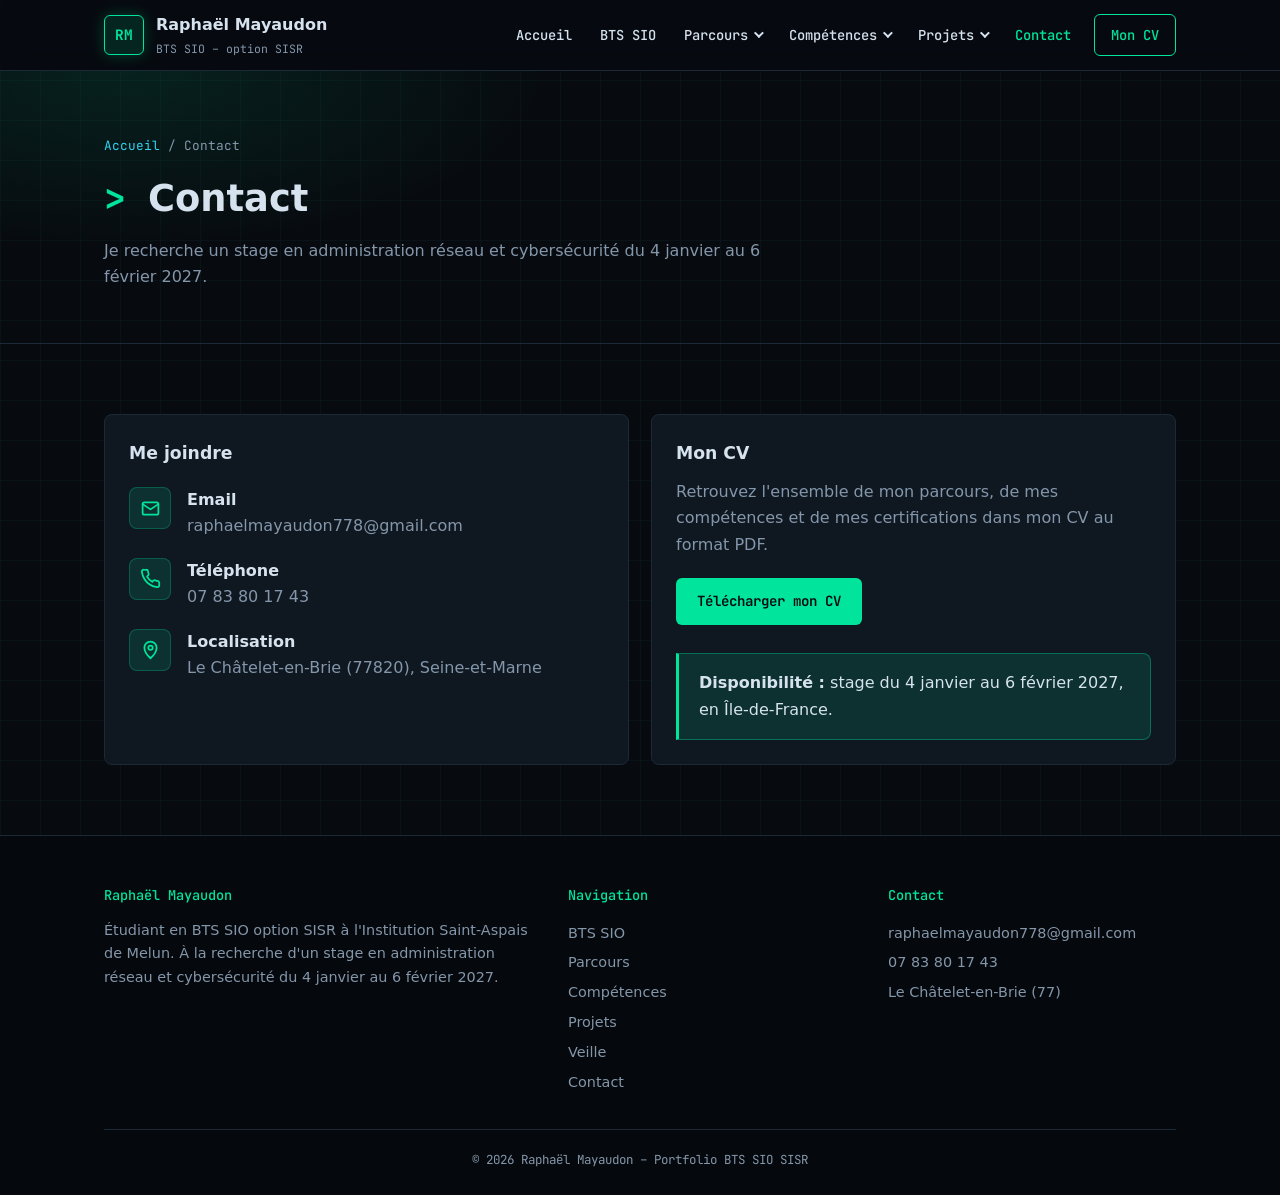
<file: contact.html>
<!DOCTYPE html>
<html lang="fr">
<head>
    <meta charset="UTF-8">
    <meta name="viewport" content="width=device-width, initial-scale=1.0">
    <meta name="description" content="Contacter Raphaël Mayaudon, étudiant en BTS SIO SISR à la recherche d'un stage.">
    <title>Contact – Raphaël Mayaudon</title>
    <link rel="preconnect" href="https://fonts.googleapis.com">
    <link rel="preconnect" href="https://fonts.gstatic.com" crossorigin>
    <link href="https://fonts.googleapis.com/css2?family=JetBrains+Mono:wght@400;500;700&display=swap" rel="stylesheet">
    <link rel="stylesheet" href="portfolio.css">
</head>
<body>
    <header class="site-header">
        <div class="container navbar">
            <a href="index.html" class="brand">
                <span class="brand-logo">RM</span>
                <span>Raphaël Mayaudon<small>BTS SIO – option SISR</small></span>
            </a>

            <button class="burger" aria-label="Ouvrir le menu" aria-expanded="false"><span></span><span></span><span></span></button>

            <ul class="menu">
                <li><a href="index.html">Accueil</a></li>
                <li><a href="bts-sio.html">BTS SIO</a></li>
                <li>
                    <button aria-expanded="false">Parcours <i class="caret"></i></button>
                    <ul class="dropdown">
                        <li><a href="parcours.html#experiences">Expériences professionnelles<span>Stage, emplois</span></a></li>
                        <li><a href="parcours.html#formation">Formation<span>BTS SIO, Bac STI2D</span></a></li>
                        <li><a href="rapport-stage.html">Rapport de stage<span>Stage chez ETS Henri Peignen</span></a></li>
                        <li><a href="parcours.html#certifications">Certifications<span>CCNA, Linux, ANSSI</span></a></li>
                        <li><a href="parcours.html#profil">Qualités et centres d'intérêt</a></li>
                    </ul>
                </li>
                <li>
                    <button aria-expanded="false">Compétences <i class="caret"></i></button>
                    <ul class="dropdown">
                        <li><a href="competences.html#securite">Cybersécurité<span>Pare-feu, filtrage, bonnes pratiques</span></a></li>
                        <li><a href="competences.html#reseaux">Réseaux</a></li>
                        <li><a href="competences.html#systemes">Systèmes et virtualisation</a></li>
                        <li><a href="competences.html#developpement">Développement</a></li>
                        <li><a href="competences.html#logiciels">Logiciels et outils</a></li>
                    </ul>
                </li>
                <li>
                    <button aria-expanded="false">Projets <i class="caret"></i></button>
                    <ul class="dropdown">
                        <li><a href="projets.html#infrastructure">Infrastructure réseau d'entreprise</a></li>
                        <li><a href="projets.html#serveur-web">Serveur web Linux</a></li>
                        <li><a href="projets.html#virtualisation">Solution de virtualisation</a></li>
                        <li><a href="projets.html#radan">Déploiement logiciel en entreprise<span>Réalisé en stage</span></a></li>
                        <li><a href="projets.html#ninjaone">Gestion des vulnérabilités (NinjaOne)<span>Réalisé en stage</span></a></li>
                        <li><a href="projets.html#poste">Installation d'un poste utilisateur<span>Réalisé en stage</span></a></li>
                        <li><a href="projets.html#rj45">Réalisation d'un câble RJ45<span>Réalisé en stage</span></a></li>
                    </ul>
                </li>
                <li><a href="contact.html" class="active">Contact</a></li>
                <li><a href="CV_Raphael_MAYAUDON.pdf" class="btn-cv" target="_blank" rel="noopener">Mon CV</a></li>
            </ul>
        </div>
    </header>

    <main>
        <section class="page-header">
            <div class="container">
                <p class="breadcrumb"><a href="index.html">Accueil</a> / Contact</p>
                <h1>Contact</h1>
                <p>Je recherche un stage en administration réseau et cybersécurité du 4 janvier au 6 février 2027.</p>
            </div>
        </section>

        <section class="section">
            <div class="container grid-2">
                <div class="card">
                    <h3 style="margin-bottom:20px">Me joindre</h3>
                    <div class="contact-item" style="margin-bottom:18px">
                        <div class="icon-box"><svg viewBox="0 0 24 24" fill="none" stroke="currentColor" stroke-width="2" stroke-linecap="round" stroke-linejoin="round"><rect x="3" y="5" width="18" height="14" rx="2"/><path d="M3 7l9 6 9-6"/></svg></div>
                        <div><strong>Email</strong><a href="mailto:raphaelmayaudon778@gmail.com">raphaelmayaudon778@gmail.com</a></div>
                    </div>
                    <div class="contact-item" style="margin-bottom:18px">
                        <div class="icon-box"><svg viewBox="0 0 24 24" fill="none" stroke="currentColor" stroke-width="2" stroke-linecap="round" stroke-linejoin="round"><path d="M22 16.9v3a2 2 0 0 1-2.2 2 19.8 19.8 0 0 1-8.6-3.1 19.5 19.5 0 0 1-6-6A19.8 19.8 0 0 1 2.1 4.2 2 2 0 0 1 4.1 2h3a2 2 0 0 1 2 1.7c.1.9.4 1.8.7 2.7a2 2 0 0 1-.5 2.1L8 9.8a16 16 0 0 0 6 6l1.3-1.3a2 2 0 0 1 2.1-.4c.9.3 1.8.6 2.7.7a2 2 0 0 1 1.7 2z"/></svg></div>
                        <div><strong>Téléphone</strong><a href="tel:+33783801743">07 83 80 17 43</a></div>
                    </div>
                    <div class="contact-item">
                        <div class="icon-box"><svg viewBox="0 0 24 24" fill="none" stroke="currentColor" stroke-width="2" stroke-linecap="round" stroke-linejoin="round"><path d="M12 22s7-6.2 7-12a7 7 0 0 0-14 0c0 5.8 7 12 7 12z"/><circle cx="12" cy="10" r="2.5"/></svg></div>
                        <div><strong>Localisation</strong><span>Le Châtelet-en-Brie (77820), Seine-et-Marne</span></div>
                    </div>
                    <!-- Quand tu as tes profils, ajoute-les ici :
                    <div class="contact-item" style="margin-top:18px">
                        <div class="icon-box">in</div>
                        <div><strong>LinkedIn</strong><a href="https://www.linkedin.com/in/TON-PROFIL" target="_blank" rel="noopener">linkedin.com/in/TON-PROFIL</a></div>
                    </div>
                    -->
                </div>
                <div class="card">
                    <h3 style="margin-bottom:12px">Mon CV</h3>
                    <p style="margin-bottom:20px">Retrouvez l'ensemble de mon parcours, de mes compétences et de mes certifications dans mon CV au format PDF.</p>
                    <a href="CV_Raphael_MAYAUDON.pdf" class="btn btn-primary" target="_blank" rel="noopener">Télécharger mon CV</a>
                    <div class="callout" style="margin-top:28px">
                        <strong>Disponibilité :</strong> stage du 4 janvier au 6 février 2027, en Île-de-France.
                    </div>
                </div>
            </div>
        </section>

    </main>

    <footer class="site-footer">
        <div class="container">
            <div class="footer-grid">
                <div>
                    <h4>Raphaël Mayaudon</h4>
                    <p>Étudiant en BTS SIO option SISR à l'Institution Saint-Aspais de Melun. À la recherche d'un stage en administration réseau et cybersécurité du 4 janvier au 6 février 2027.</p>
                </div>
                <div>
                    <h4>Navigation</h4>
                    <ul>
                        <li><a href="bts-sio.html">BTS SIO</a></li>
                        <li><a href="parcours.html">Parcours</a></li>
                        <li><a href="competences.html">Compétences</a></li>
                        <li><a href="projets.html">Projets</a></li>
                        <li><a href="veille.html">Veille</a></li>
                <li><a href="contact.html">Contact</a></li>
                    </ul>
                </div>
                <div>
                    <h4>Contact</h4>
                    <ul>
                        <li><a href="mailto:raphaelmayaudon778@gmail.com">raphaelmayaudon778@gmail.com</a></li>
                        <li><a href="tel:+33783801743">07 83 80 17 43</a></li>
                        <li>Le Châtelet-en-Brie (77)</li>
                    </ul>
                </div>
            </div>
            <div class="footer-bottom">© <span id="year">2026</span> Raphaël Mayaudon – Portfolio BTS SIO SISR</div>
        </div>
    </footer>

    <script src="script.js"></script>
</body>
</html>
</file>
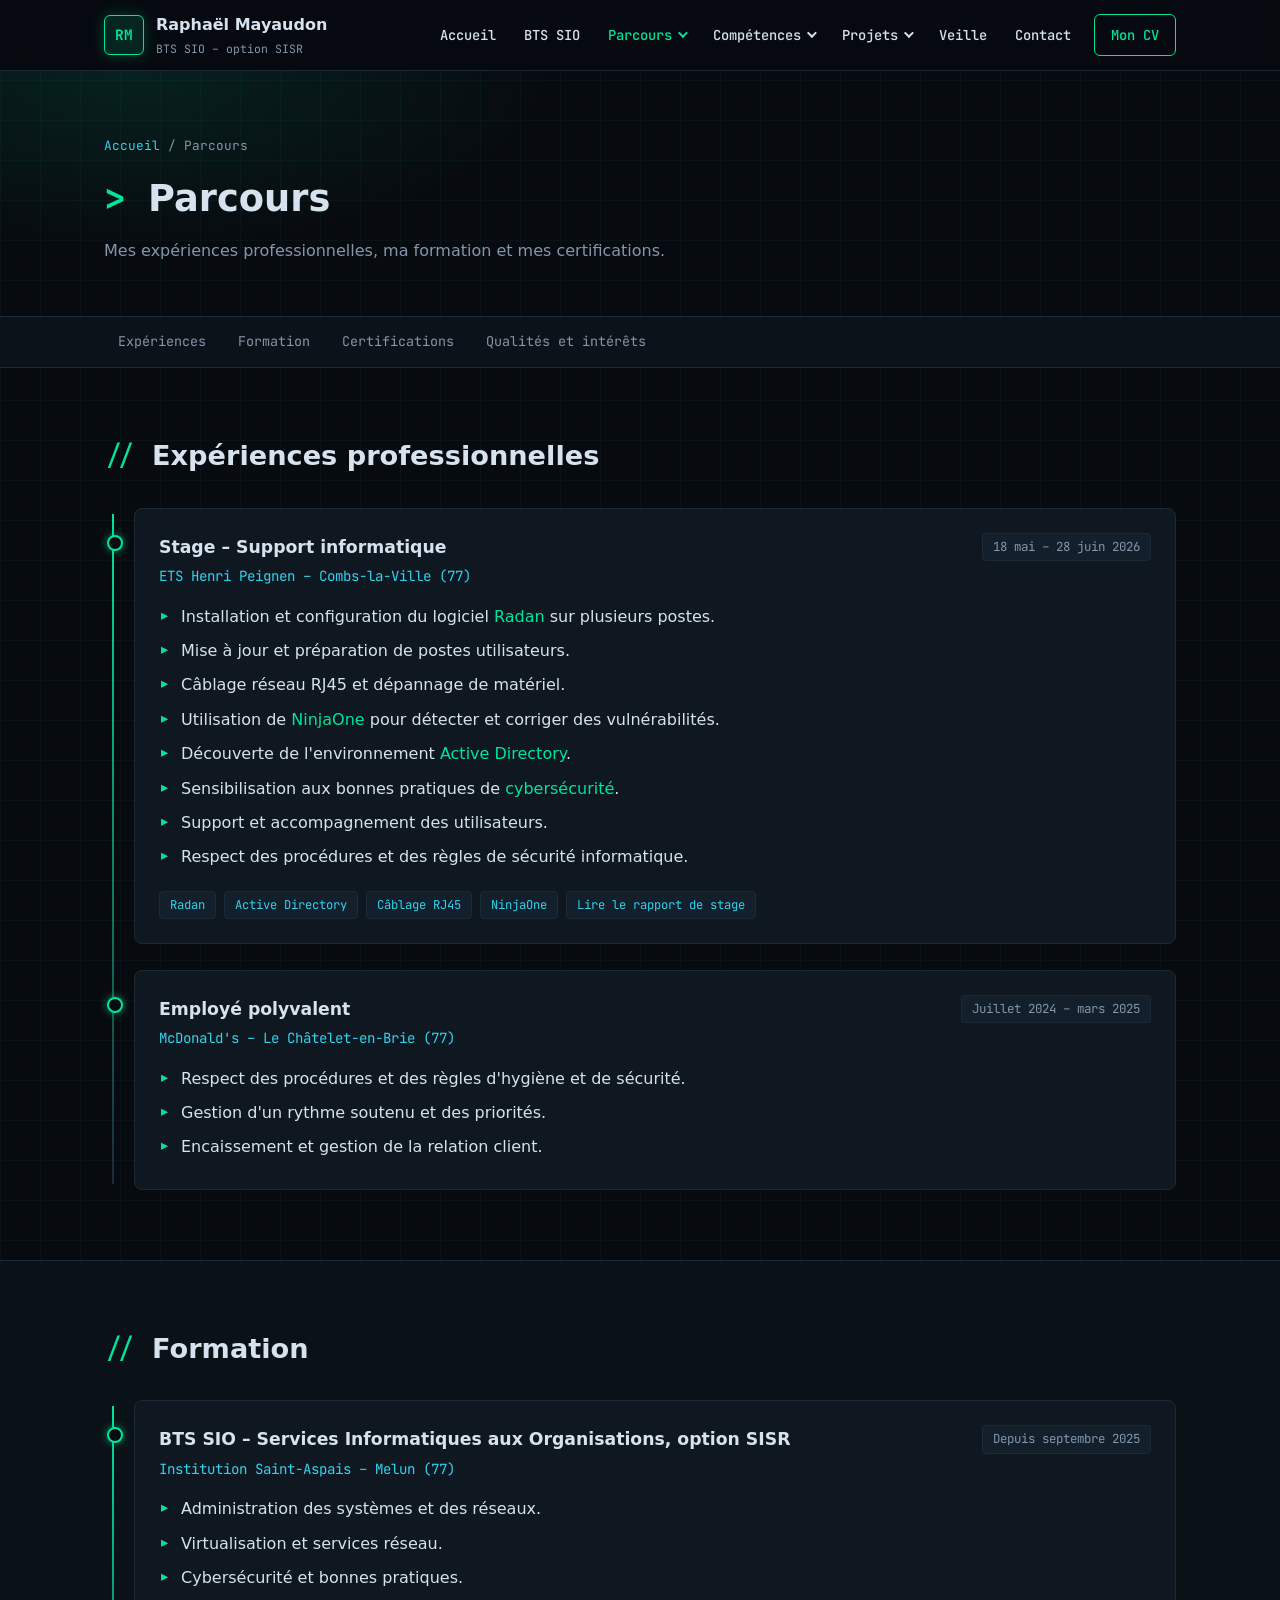
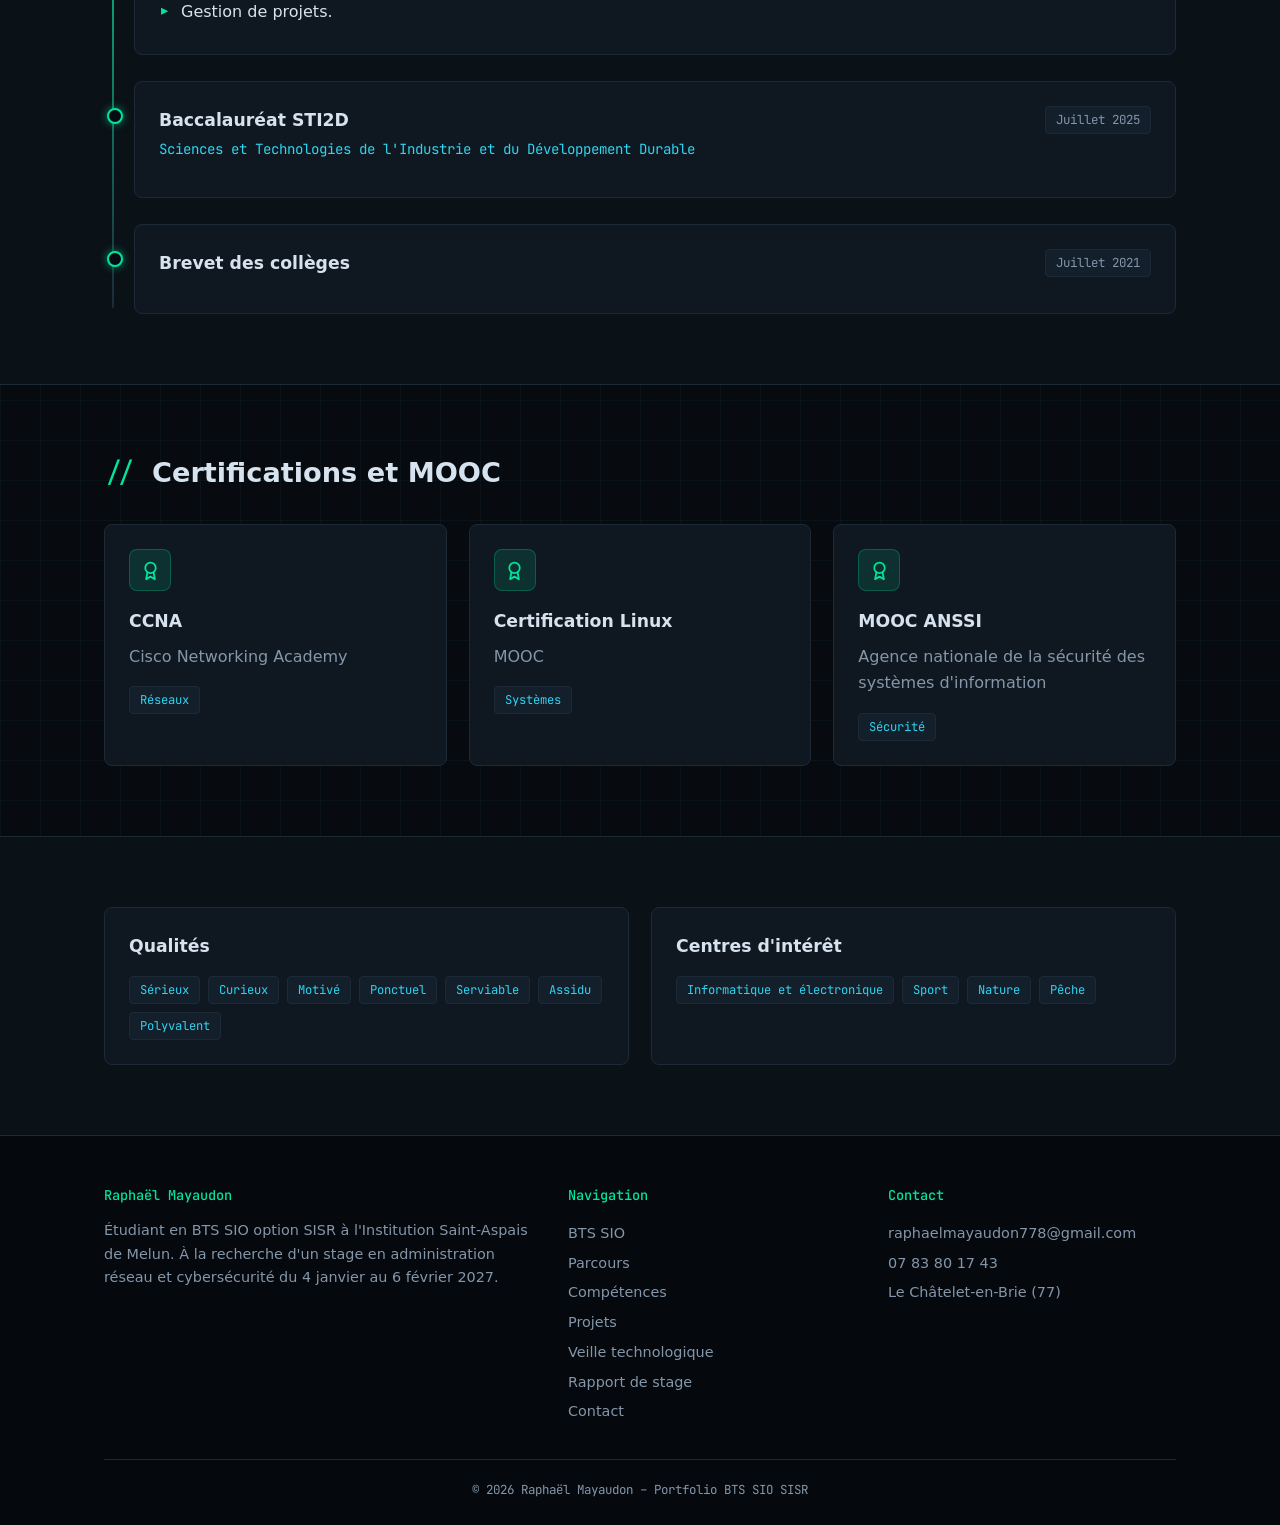
<file: parcours.html>
<!DOCTYPE html>
<html lang="fr">
<head>
    <meta charset="UTF-8">
    <meta name="viewport" content="width=device-width, initial-scale=1.0">
    <meta name="description" content="Expériences professionnelles, formation et certifications de Raphaël Mayaudon, BTS SIO SISR.">
    <title>Parcours – Raphaël Mayaudon</title>
    <link rel="preconnect" href="https://fonts.googleapis.com">
    <link rel="preconnect" href="https://fonts.gstatic.com" crossorigin>
    <link href="https://fonts.googleapis.com/css2?family=JetBrains+Mono:wght@400;500;700&display=swap" rel="stylesheet">
    <link rel="stylesheet" href="portfolio.css">
</head>
<body>
    <header class="site-header">
        <div class="container navbar">
            <a href="index.html" class="brand">
                <span class="brand-logo">RM</span>
                <span>Raphaël Mayaudon<small>BTS SIO – option SISR</small></span>
            </a>

            <button class="burger" aria-label="Ouvrir le menu" aria-expanded="false"><span></span><span></span><span></span></button>

            <ul class="menu">
                <li><a href="index.html">Accueil</a></li>
                <li><a href="bts-sio.html">BTS SIO</a></li>
                <li>
                    <button aria-expanded="false" class="active">Parcours <i class="caret"></i></button>
                    <ul class="dropdown">
                        <li><a href="parcours.html#experiences">Expériences professionnelles<span>Stage, emplois</span></a></li>
                        <li><a href="parcours.html#formation">Formation<span>BTS SIO, Bac STI2D</span></a></li>
                        <li><a href="rapport-stage.html">Rapport de stage<span>Stage chez ETS Henri Peignen</span></a></li>
                        <li><a href="parcours.html#certifications">Certifications<span>CCNA, Linux, ANSSI</span></a></li>
                        <li><a href="parcours.html#profil">Qualités et centres d'intérêt</a></li>
                    </ul>
                </li>
                <li>
                    <button aria-expanded="false">Compétences <i class="caret"></i></button>
                    <ul class="dropdown">
                        <li><a href="competences.html#securite">Cybersécurité<span>Pare-feu, filtrage, bonnes pratiques</span></a></li>
                        <li><a href="competences.html#reseaux">Réseaux</a></li>
                        <li><a href="competences.html#systemes">Systèmes et virtualisation</a></li>
                        <li><a href="competences.html#developpement">Développement</a></li>
                        <li><a href="competences.html#logiciels">Logiciels et outils</a></li>
                    </ul>
                </li>
                <li>
                    <button aria-expanded="false">Projets <i class="caret"></i></button>
                    <ul class="dropdown">
                        <li><a href="projets.html#infrastructure">Infrastructure réseau d'entreprise</a></li>
                        <li><a href="projets.html#serveur-web">Serveur web Linux</a></li>
                        <li><a href="projets.html#virtualisation">Solution de virtualisation</a></li>
                        <li><a href="projets.html#radan">Déploiement logiciel en entreprise<span>Réalisé en stage</span></a></li>
                        <li><a href="projets.html#ninjaone">Gestion des vulnérabilités (NinjaOne)<span>Réalisé en stage</span></a></li>
                        <li><a href="projets.html#poste">Installation d'un poste utilisateur<span>Réalisé en stage</span></a></li>
                        <li><a href="projets.html#rj45">Réalisation d'un câble RJ45<span>Réalisé en stage</span></a></li>
                    </ul>
                </li>
                <li><a href="veille.html">Veille</a></li>
                <li><a href="contact.html">Contact</a></li>
                <li><a href="CV_Raphael_MAYAUDON.pdf" class="btn-cv" target="_blank" rel="noopener">Mon CV</a></li>
            </ul>
        </div>
    </header>

    <main>
        <section class="page-header">
            <div class="container">
                <p class="breadcrumb"><a href="index.html">Accueil</a> / Parcours</p>
                <h1>Parcours</h1>
                <p>Mes expériences professionnelles, ma formation et mes certifications.</p>
            </div>
        </section>

        <nav class="subnav" aria-label="Sections de la page">
            <div class="container">
                <ul>
                    <li><a href="#experiences">Expériences</a></li>
                    <li><a href="#formation">Formation</a></li>
                    <li><a href="#certifications">Certifications</a></li>
                    <li><a href="#profil">Qualités et intérêts</a></li>
                </ul>
            </div>
        </nav>

        <section class="section" id="experiences">
            <div class="container">
                <div class="section-title"><h2>Expériences professionnelles</h2></div>
                <div class="timeline">
                    <article class="timeline-item card" id="stage-peignen">
                        <div class="timeline-head">
                            <div>
                                <h3>Stage – Support informatique</h3>
                                <span class="org">ETS Henri Peignen – Combs-la-Ville (77)</span>
                            </div>
                            <span class="date">18 mai – 28 juin 2026</span>
                        </div>
                        <ul class="list">
                            <li>Installation et configuration du logiciel <a href="projets.html#radan">Radan</a> sur plusieurs postes.</li>
                            <li>Mise à jour et préparation de postes utilisateurs.</li>
                            <li>Câblage réseau RJ45 et dépannage de matériel.</li>
                            <li>Utilisation de <a href="projets.html#ninjaone">NinjaOne</a> pour détecter et corriger des vulnérabilités.</li>
                            <li>Découverte de l'environnement <a href="competences.html#systemes">Active Directory</a>.</li>
                            <li>Sensibilisation aux bonnes pratiques de <a href="competences.html#securite">cybersécurité</a>.</li>
                            <li>Support et accompagnement des utilisateurs.</li>
                            <li>Respect des procédures et des règles de sécurité informatique.</li>
                        </ul>
                        <div class="tags">
                            <a class="tag" href="projets.html#radan">Radan</a>
                            <a class="tag" href="competences.html#systemes">Active Directory</a>
                            <a class="tag" href="competences.html#reseaux">Câblage RJ45</a>
                            <a class="tag" href="projets.html#ninjaone">NinjaOne</a>
                            <a class="tag" href="rapport-stage.html">Lire le rapport de stage</a>
                        </div>
                    </article>

                    <article class="timeline-item card">
                        <div class="timeline-head">
                            <div>
                                <h3>Employé polyvalent</h3>
                                <span class="org">McDonald's – Le Châtelet-en-Brie (77)</span>
                            </div>
                            <span class="date">Juillet 2024 – mars 2025</span>
                        </div>
                        <ul class="list">
                            <li>Respect des procédures et des règles d'hygiène et de sécurité.</li>
                            <li>Gestion d'un rythme soutenu et des priorités.</li>
                            <li>Encaissement et gestion de la relation client.</li>
                        </ul>
                    </article>
                </div>
            </div>
        </section>

        <section class="section alt" id="formation">
            <div class="container">
                <div class="section-title"><h2>Formation</h2></div>
                <div class="timeline">
                    <article class="timeline-item card">
                        <div class="timeline-head">
                            <div>
                                <h3>BTS SIO – Services Informatiques aux Organisations, option SISR</h3>
                                <span class="org">Institution Saint-Aspais – Melun (77)</span>
                            </div>
                            <span class="date">Depuis septembre 2025</span>
                        </div>
                        <ul class="list">
                            <li>Administration des systèmes et des réseaux.</li>
                            <li>Virtualisation et services réseau.</li>
                            <li>Cybersécurité et bonnes pratiques.</li>
                            <li>Gestion de projets.</li>
                        </ul>
                    </article>
                    <article class="timeline-item card">
                        <div class="timeline-head">
                            <div>
                                <h3>Baccalauréat STI2D</h3>
                                <span class="org">Sciences et Technologies de l'Industrie et du Développement Durable</span>
                            </div>
                            <span class="date">Juillet 2025</span>
                        </div>
                    </article>
                    <article class="timeline-item card">
                        <div class="timeline-head">
                            <div><h3>Brevet des collèges</h3></div>
                            <span class="date">Juillet 2021</span>
                        </div>
                    </article>
                </div>
            </div>
        </section>

        <section class="section" id="certifications">
            <div class="container">
                <div class="section-title"><h2>Certifications et MOOC</h2></div>
                <div class="grid-3">
                    <div class="card">
                        <div class="icon-box"><svg viewBox="0 0 24 24" fill="none" stroke="currentColor" stroke-width="2" stroke-linecap="round" stroke-linejoin="round"><circle cx="12" cy="9" r="6"/><path d="M8.5 14L7 22l5-3 5 3-1.5-8"/></svg></div>
                        <h3>CCNA</h3>
                        <p>Cisco Networking Academy</p>
                        <div class="tags"><a class="tag" href="competences.html#reseaux">Réseaux</a></div>
                    </div>
                    <div class="card">
                        <div class="icon-box"><svg viewBox="0 0 24 24" fill="none" stroke="currentColor" stroke-width="2" stroke-linecap="round" stroke-linejoin="round"><circle cx="12" cy="9" r="6"/><path d="M8.5 14L7 22l5-3 5 3-1.5-8"/></svg></div>
                        <h3>Certification Linux</h3>
                        <p>MOOC</p>
                        <div class="tags"><a class="tag" href="competences.html#systemes">Systèmes</a></div>
                    </div>
                    <div class="card">
                        <div class="icon-box"><svg viewBox="0 0 24 24" fill="none" stroke="currentColor" stroke-width="2" stroke-linecap="round" stroke-linejoin="round"><circle cx="12" cy="9" r="6"/><path d="M8.5 14L7 22l5-3 5 3-1.5-8"/></svg></div>
                        <h3>MOOC ANSSI</h3>
                        <p>Agence nationale de la sécurité des systèmes d'information</p>
                        <div class="tags"><a class="tag" href="competences.html#securite">Sécurité</a></div>
                    </div>
                </div>
            </div>
        </section>

        <section class="section alt" id="profil">
            <div class="container grid-2">
                <div class="card">
                    <h3>Qualités</h3>
                    <div class="tags">
                        <span class="tag">Sérieux</span><span class="tag">Curieux</span><span class="tag">Motivé</span>
                        <span class="tag">Ponctuel</span><span class="tag">Serviable</span><span class="tag">Assidu</span>
                        <span class="tag">Polyvalent</span>
                    </div>
                </div>
                <div class="card">
                    <h3>Centres d'intérêt</h3>
                    <div class="tags">
                        <span class="tag">Informatique et électronique</span><span class="tag">Sport</span>
                        <span class="tag">Nature</span><span class="tag">Pêche</span>
                    </div>
                </div>
            </div>
        </section>

    </main>

    <footer class="site-footer">
        <div class="container">
            <div class="footer-grid">
                <div>
                    <h4>Raphaël Mayaudon</h4>
                    <p>Étudiant en BTS SIO option SISR à l'Institution Saint-Aspais de Melun. À la recherche d'un stage en administration réseau et cybersécurité du 4 janvier au 6 février 2027.</p>
                </div>
                <div>
                    <h4>Navigation</h4>
                    <ul>
                        <li><a href="bts-sio.html">BTS SIO</a></li>
                        <li><a href="parcours.html">Parcours</a></li>
                        <li><a href="competences.html">Compétences</a></li>
                        <li><a href="projets.html">Projets</a></li>
                        <li><a href="veille.html">Veille technologique</a></li>
                        <li><a href="rapport-stage.html">Rapport de stage</a></li>
                        <li><a href="contact.html">Contact</a></li>
                    </ul>
                </div>
                <div>
                    <h4>Contact</h4>
                    <ul>
                        <li><a href="mailto:raphaelmayaudon778@gmail.com">raphaelmayaudon778@gmail.com</a></li>
                        <li><a href="tel:+33783801743">07 83 80 17 43</a></li>
                        <li>Le Châtelet-en-Brie (77)</li>
                    </ul>
                </div>
            </div>
            <div class="footer-bottom">© <span id="year">2026</span> Raphaël Mayaudon – Portfolio BTS SIO SISR</div>
        </div>
    </footer>

    <script src="script.js"></script>
</body>
</html>
</file>
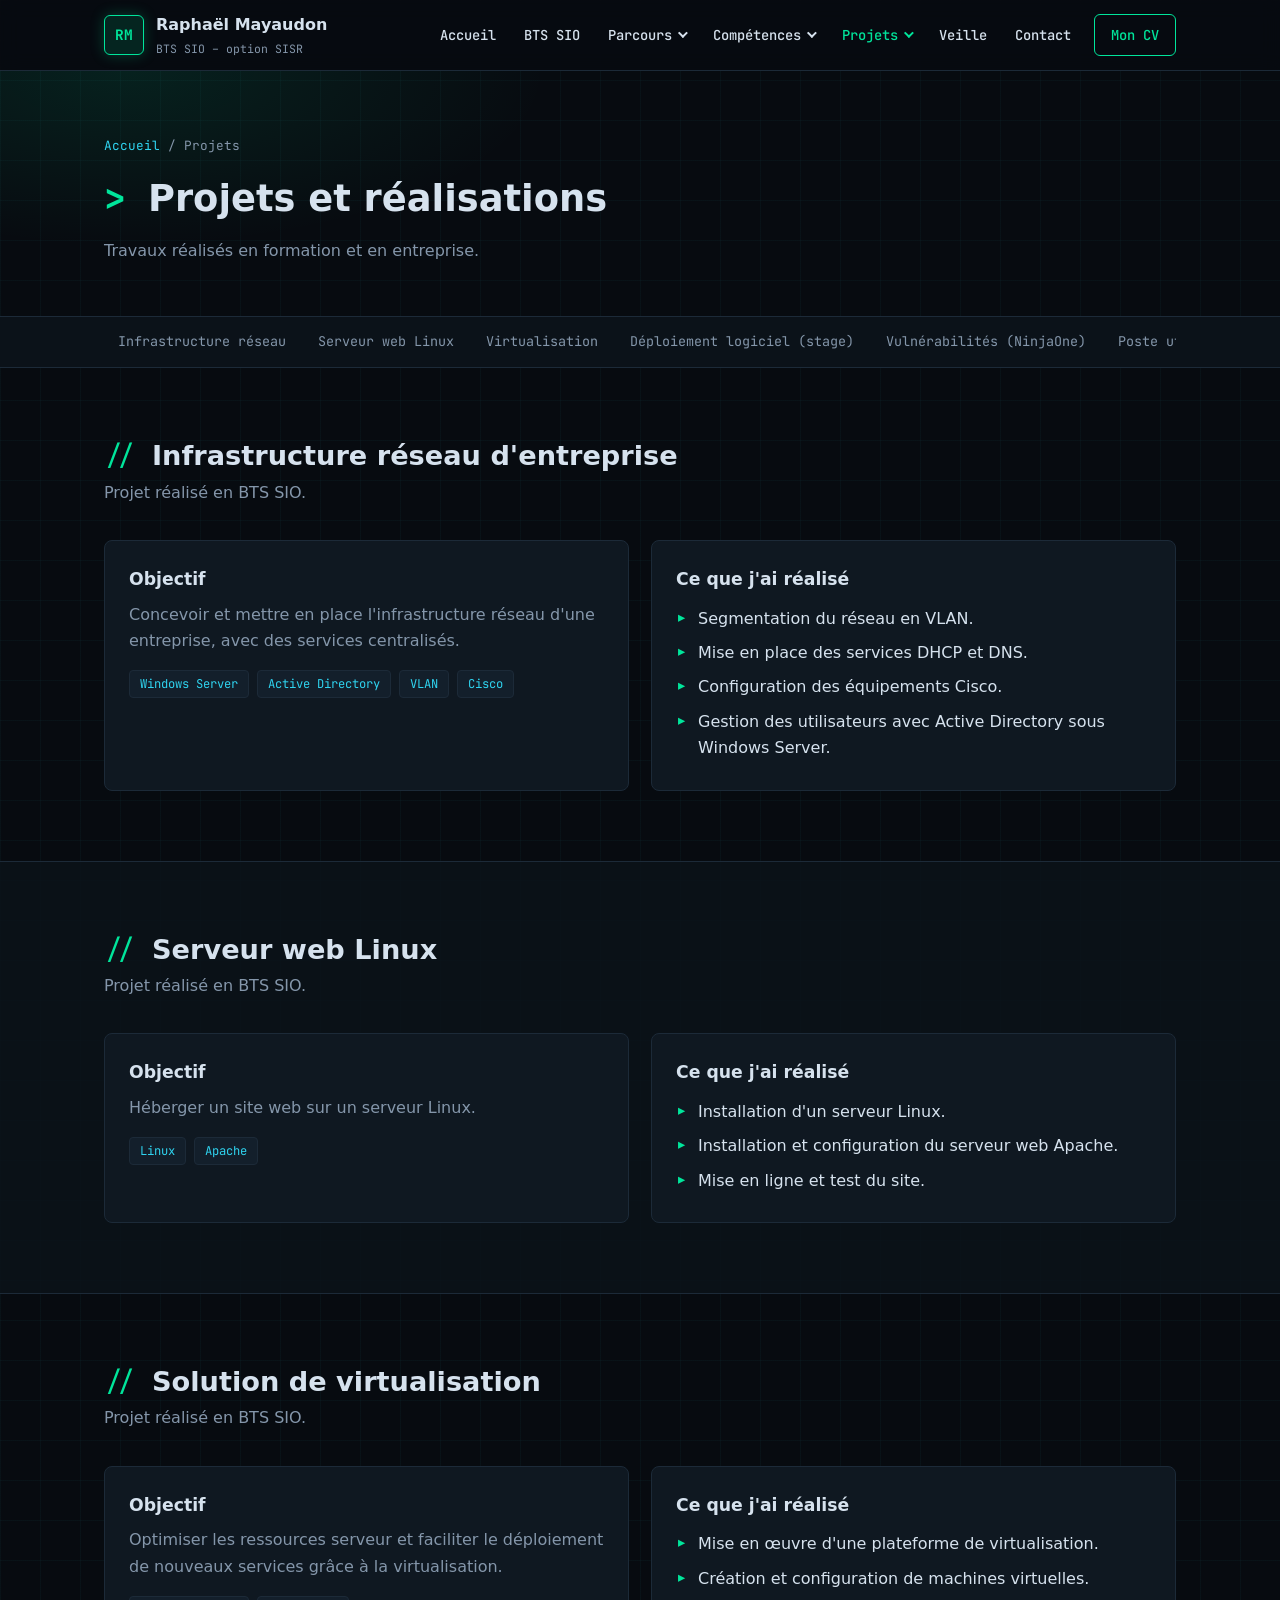
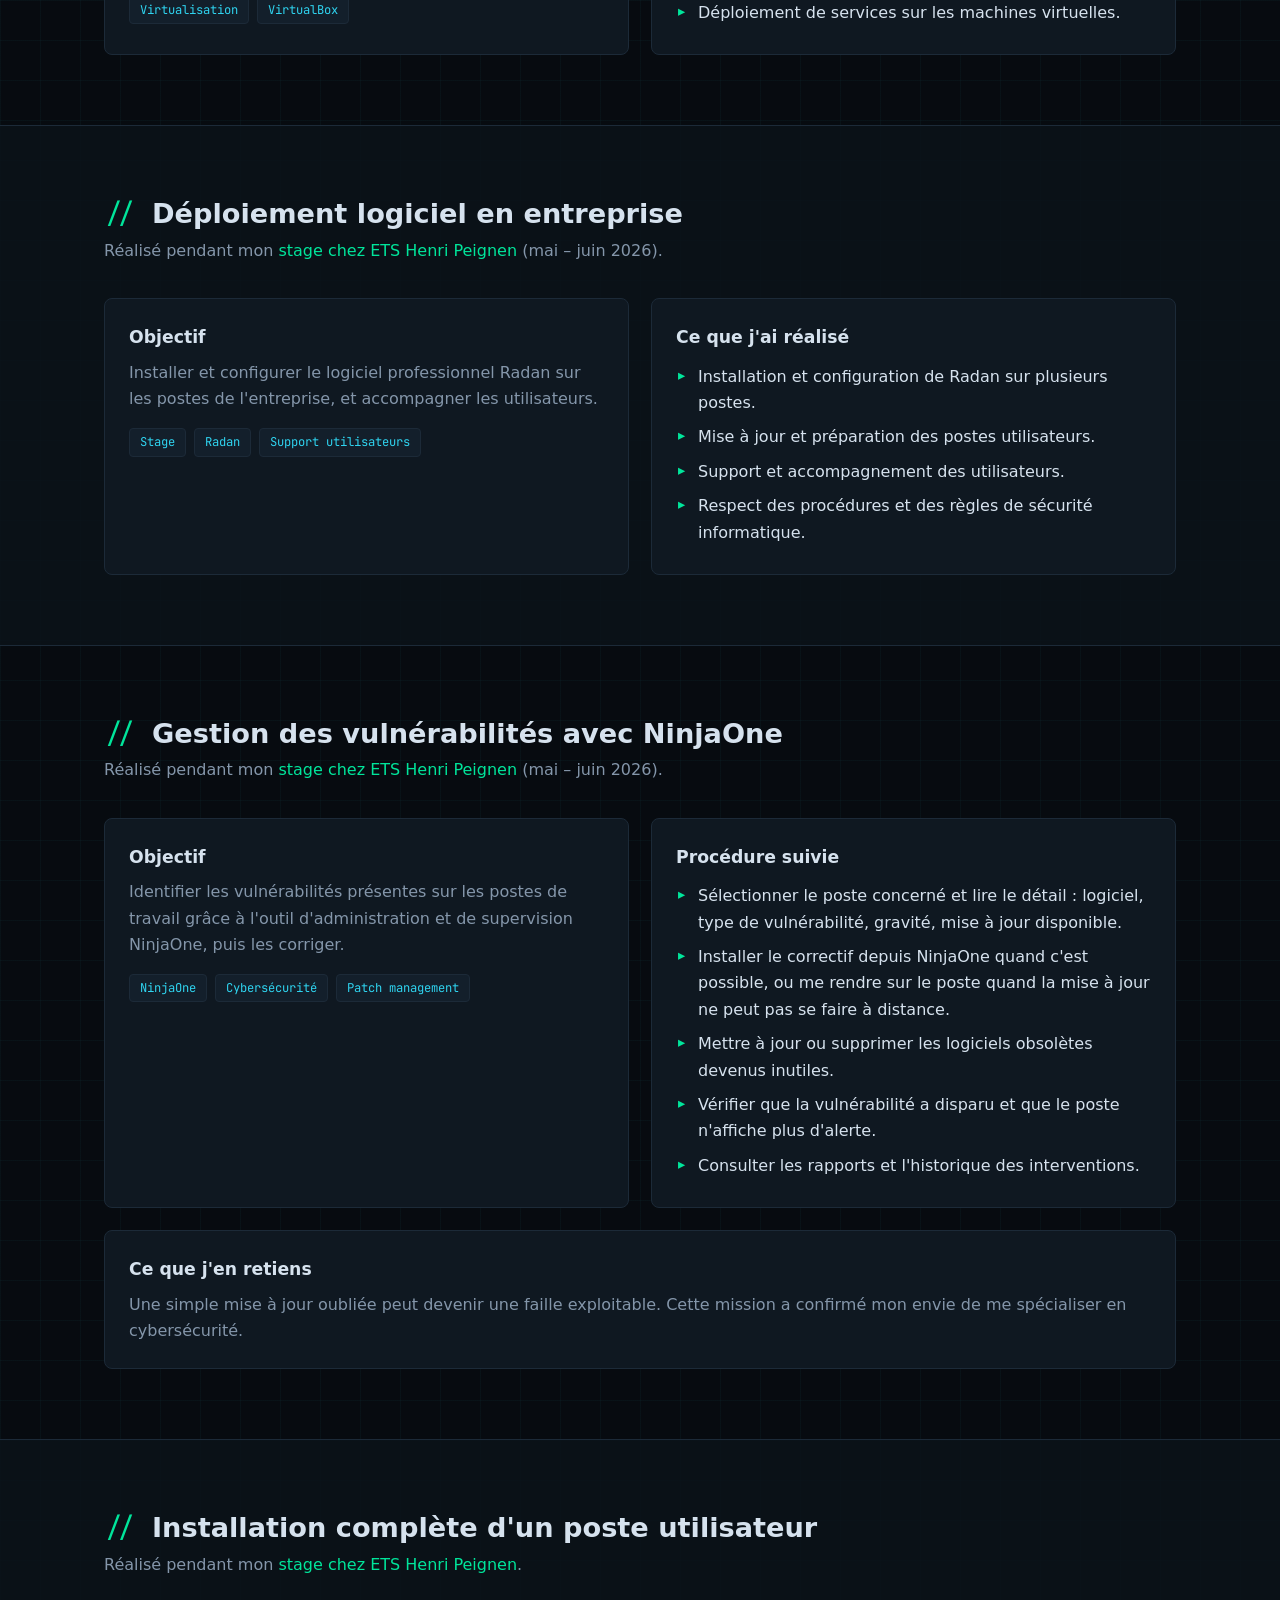
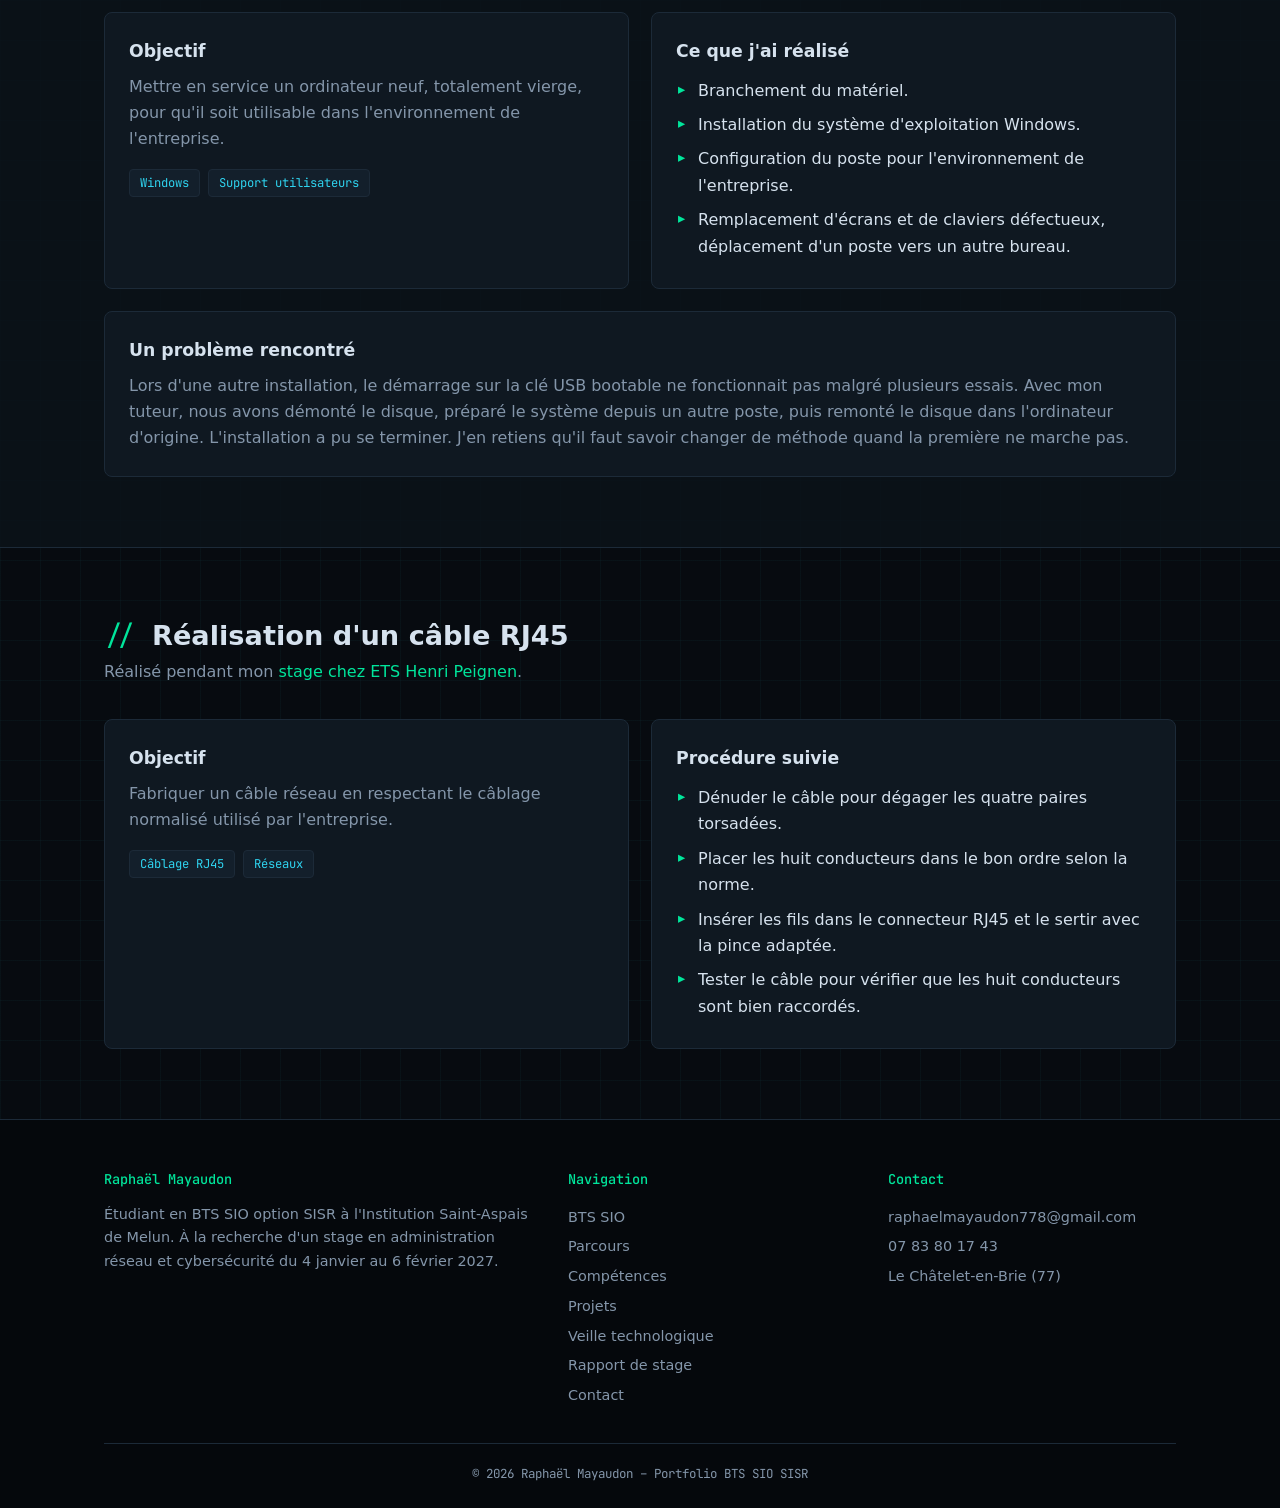
<file: projets.html>
<!DOCTYPE html>
<html lang="fr">
<head>
    <meta charset="UTF-8">
    <meta name="viewport" content="width=device-width, initial-scale=1.0">
    <meta name="description" content="Projets et réalisations de Raphaël Mayaudon en BTS SIO SISR et en stage.">
    <title>Projets – Raphaël Mayaudon</title>
    <link rel="preconnect" href="https://fonts.googleapis.com">
    <link rel="preconnect" href="https://fonts.gstatic.com" crossorigin>
    <link href="https://fonts.googleapis.com/css2?family=JetBrains+Mono:wght@400;500;700&display=swap" rel="stylesheet">
    <link rel="stylesheet" href="portfolio.css">
</head>
<body>
    <header class="site-header">
        <div class="container navbar">
            <a href="index.html" class="brand">
                <span class="brand-logo">RM</span>
                <span>Raphaël Mayaudon<small>BTS SIO – option SISR</small></span>
            </a>

            <button class="burger" aria-label="Ouvrir le menu" aria-expanded="false"><span></span><span></span><span></span></button>

            <ul class="menu">
                <li><a href="index.html">Accueil</a></li>
                <li><a href="bts-sio.html">BTS SIO</a></li>
                <li>
                    <button aria-expanded="false">Parcours <i class="caret"></i></button>
                    <ul class="dropdown">
                        <li><a href="parcours.html#experiences">Expériences professionnelles<span>Stage, emplois</span></a></li>
                        <li><a href="parcours.html#formation">Formation<span>BTS SIO, Bac STI2D</span></a></li>
                        <li><a href="rapport-stage.html">Rapport de stage<span>Stage chez ETS Henri Peignen</span></a></li>
                        <li><a href="parcours.html#certifications">Certifications<span>CCNA, Linux, ANSSI</span></a></li>
                        <li><a href="parcours.html#profil">Qualités et centres d'intérêt</a></li>
                    </ul>
                </li>
                <li>
                    <button aria-expanded="false">Compétences <i class="caret"></i></button>
                    <ul class="dropdown">
                        <li><a href="competences.html#securite">Cybersécurité<span>Pare-feu, filtrage, bonnes pratiques</span></a></li>
                        <li><a href="competences.html#reseaux">Réseaux</a></li>
                        <li><a href="competences.html#systemes">Systèmes et virtualisation</a></li>
                        <li><a href="competences.html#developpement">Développement</a></li>
                        <li><a href="competences.html#logiciels">Logiciels et outils</a></li>
                    </ul>
                </li>
                <li>
                    <button aria-expanded="false" class="active">Projets <i class="caret"></i></button>
                    <ul class="dropdown">
                        <li><a href="projets.html#infrastructure">Infrastructure réseau d'entreprise</a></li>
                        <li><a href="projets.html#serveur-web">Serveur web Linux</a></li>
                        <li><a href="projets.html#virtualisation">Solution de virtualisation</a></li>
                        <li><a href="projets.html#radan">Déploiement logiciel en entreprise<span>Réalisé en stage</span></a></li>
                        <li><a href="projets.html#ninjaone">Gestion des vulnérabilités (NinjaOne)<span>Réalisé en stage</span></a></li>
                        <li><a href="projets.html#poste">Installation d'un poste utilisateur<span>Réalisé en stage</span></a></li>
                        <li><a href="projets.html#rj45">Réalisation d'un câble RJ45<span>Réalisé en stage</span></a></li>
                    </ul>
                </li>
                <li><a href="veille.html">Veille</a></li>
                <li><a href="contact.html">Contact</a></li>
                <li><a href="CV_Raphael_MAYAUDON.pdf" class="btn-cv" target="_blank" rel="noopener">Mon CV</a></li>
            </ul>
        </div>
    </header>

    <main>
        <section class="page-header">
            <div class="container">
                <p class="breadcrumb"><a href="index.html">Accueil</a> / Projets</p>
                <h1>Projets et réalisations</h1>
                <p>Travaux réalisés en formation et en entreprise.</p>
            </div>
        </section>

        <nav class="subnav" aria-label="Projets">
            <div class="container">
                <ul>
                    <li><a href="#infrastructure">Infrastructure réseau</a></li>
                    <li><a href="#serveur-web">Serveur web Linux</a></li>
                    <li><a href="#virtualisation">Virtualisation</a></li>
                    <li><a href="#radan">Déploiement logiciel (stage)</a></li>
                    <li><a href="#ninjaone">Vulnérabilités (NinjaOne)</a></li>
                    <li><a href="#poste">Poste utilisateur</a></li>
                    <li><a href="#rj45">Câble RJ45</a></li>
                </ul>
            </div>
        </nav>
        <section class="section" id="infrastructure">
            <div class="container">
                <div class="section-title"><h2>Infrastructure réseau d'entreprise</h2><p>Projet réalisé en BTS SIO.</p></div>
                <div class="grid-2">
                    <div class="card">
                        <h3>Objectif</h3>
                        <p>Concevoir et mettre en place l'infrastructure réseau d'une entreprise, avec des services centralisés.</p>
                        <div class="tags"><a class="tag" href="competences.html#systemes">Windows Server</a><a class="tag" href="competences.html#systemes">Active Directory</a><a class="tag" href="competences.html#reseaux">VLAN</a><a class="tag" href="competences.html#reseaux">Cisco</a></div>
                    </div>
                    <div class="card">
                        <h3>Ce que j'ai réalisé</h3>
                        <ul class="list">
                                <li>Segmentation du réseau en VLAN.</li>
                                <li>Mise en place des services DHCP et DNS.</li>
                                <li>Configuration des équipements Cisco.</li>
                                <li>Gestion des utilisateurs avec Active Directory sous Windows Server.</li>
                        </ul>
                    </div>
                </div>
                <!-- Ajoute ici une capture d'écran ou un schéma réseau :
                <img src="images/infrastructure.png" alt="Infrastructure réseau d'entreprise" style="margin-top:24px;border-radius:10px;border:1px solid #dfe5ec"> -->
            </div>
        </section>
        <section class="section alt" id="serveur-web">
            <div class="container">
                <div class="section-title"><h2>Serveur web Linux</h2><p>Projet réalisé en BTS SIO.</p></div>
                <div class="grid-2">
                    <div class="card">
                        <h3>Objectif</h3>
                        <p>Héberger un site web sur un serveur Linux.</p>
                        <div class="tags"><a class="tag" href="competences.html#systemes">Linux</a><a class="tag" href="competences.html#systemes">Apache</a></div>
                    </div>
                    <div class="card">
                        <h3>Ce que j'ai réalisé</h3>
                        <ul class="list">
                                <li>Installation d'un serveur Linux.</li>
                                <li>Installation et configuration du serveur web Apache.</li>
                                <li>Mise en ligne et test du site.</li>
                        </ul>
                    </div>
                </div>
                <!-- Ajoute ici une capture d'écran ou un schéma réseau :
                <img src="images/serveur-web.png" alt="Serveur web Linux" style="margin-top:24px;border-radius:10px;border:1px solid #dfe5ec"> -->
            </div>
        </section>
        <section class="section" id="virtualisation">
            <div class="container">
                <div class="section-title"><h2>Solution de virtualisation</h2><p>Projet réalisé en BTS SIO.</p></div>
                <div class="grid-2">
                    <div class="card">
                        <h3>Objectif</h3>
                        <p>Optimiser les ressources serveur et faciliter le déploiement de nouveaux services grâce à la virtualisation.</p>
                        <div class="tags"><a class="tag" href="competences.html#systemes">Virtualisation</a><a class="tag" href="competences.html#logiciels">VirtualBox</a></div>
                    </div>
                    <div class="card">
                        <h3>Ce que j'ai réalisé</h3>
                        <ul class="list">
                                <li>Mise en œuvre d'une plateforme de virtualisation.</li>
                                <li>Création et configuration de machines virtuelles.</li>
                                <li>Déploiement de services sur les machines virtuelles.</li>
                        </ul>
                    </div>
                </div>
                <!-- Ajoute ici une capture d'écran ou un schéma réseau :
                <img src="images/virtualisation.png" alt="Solution de virtualisation" style="margin-top:24px;border-radius:10px;border:1px solid #dfe5ec"> -->
            </div>
        </section>
        <section class="section alt" id="radan">
            <div class="container">
                <div class="section-title"><h2>Déploiement logiciel en entreprise</h2><p>Réalisé pendant mon <a href="parcours.html#stage-peignen">stage chez ETS Henri Peignen</a> (mai – juin 2026).</p></div>
                <div class="grid-2">
                    <div class="card">
                        <h3>Objectif</h3>
                        <p>Installer et configurer le logiciel professionnel Radan sur les postes de l'entreprise, et accompagner les utilisateurs.</p>
                        <div class="tags"><a class="tag" href="parcours.html#stage-peignen">Stage</a><a class="tag" href="competences.html#logiciels">Radan</a><a class="tag" href="parcours.html#stage-peignen">Support utilisateurs</a></div>
                    </div>
                    <div class="card">
                        <h3>Ce que j'ai réalisé</h3>
                        <ul class="list">
                                <li>Installation et configuration de Radan sur plusieurs postes.</li>
                                <li>Mise à jour et préparation des postes utilisateurs.</li>
                                <li>Support et accompagnement des utilisateurs.</li>
                                <li>Respect des procédures et des règles de sécurité informatique.</li>
                        </ul>
                    </div>
                </div>
                <!-- Ajoute ici une capture d'écran ou un schéma réseau :
                <img src="images/radan.png" alt="Déploiement logiciel en entreprise" style="margin-top:24px;border-radius:10px;border:1px solid #dfe5ec"> -->
            </div>
        </section>
        <section class="section" id="ninjaone">
            <div class="container">
                <div class="section-title"><h2>Gestion des vulnérabilités avec NinjaOne</h2><p>Réalisé pendant mon <a href="parcours.html#stage-peignen">stage chez ETS Henri Peignen</a> (mai – juin 2026).</p></div>
                <div class="grid-2">
                    <div class="card">
                        <h3>Objectif</h3>
                        <p>Identifier les vulnérabilités présentes sur les postes de travail grâce à l'outil d'administration et de supervision NinjaOne, puis les corriger.</p>
                        <div class="tags"><a class="tag" href="competences.html#logiciels">NinjaOne</a><a class="tag" href="competences.html#securite">Cybersécurité</a><a class="tag" href="competences.html#securite">Patch management</a></div>
                    </div>
                    <div class="card">
                        <h3>Procédure suivie</h3>
                        <ul class="list">
                            <li>Sélectionner le poste concerné et lire le détail : logiciel, type de vulnérabilité, gravité, mise à jour disponible.</li>
                            <li>Installer le correctif depuis NinjaOne quand c'est possible, ou me rendre sur le poste quand la mise à jour ne peut pas se faire à distance.</li>
                            <li>Mettre à jour ou supprimer les logiciels obsolètes devenus inutiles.</li>
                            <li>Vérifier que la vulnérabilité a disparu et que le poste n'affiche plus d'alerte.</li>
                            <li>Consulter les rapports et l'historique des interventions.</li>
                        </ul>
                    </div>
                </div>
                <div class="card" style="margin-top:22px">
                    <h3>Ce que j'en retiens</h3>
                    <p>Une simple mise à jour oubliée peut devenir une faille exploitable. Cette mission a confirmé mon envie de me spécialiser en cybersécurité.</p>
                </div>
            </div>
        </section>

        <section class="section alt" id="poste">
            <div class="container">
                <div class="section-title"><h2>Installation complète d'un poste utilisateur</h2><p>Réalisé pendant mon <a href="parcours.html#stage-peignen">stage chez ETS Henri Peignen</a>.</p></div>
                <div class="grid-2">
                    <div class="card">
                        <h3>Objectif</h3>
                        <p>Mettre en service un ordinateur neuf, totalement vierge, pour qu'il soit utilisable dans l'environnement de l'entreprise.</p>
                        <div class="tags"><a class="tag" href="competences.html#systemes">Windows</a><a class="tag" href="parcours.html#stage-peignen">Support utilisateurs</a></div>
                    </div>
                    <div class="card">
                        <h3>Ce que j'ai réalisé</h3>
                        <ul class="list">
                            <li>Branchement du matériel.</li>
                            <li>Installation du système d'exploitation Windows.</li>
                            <li>Configuration du poste pour l'environnement de l'entreprise.</li>
                            <li>Remplacement d'écrans et de claviers défectueux, déplacement d'un poste vers un autre bureau.</li>
                        </ul>
                    </div>
                </div>
                <div class="card" style="margin-top:22px">
                    <h3>Un problème rencontré</h3>
                    <p>Lors d'une autre installation, le démarrage sur la clé USB bootable ne fonctionnait pas malgré plusieurs essais. Avec mon tuteur, nous avons démonté le disque, préparé le système depuis un autre poste, puis remonté le disque dans l'ordinateur d'origine. L'installation a pu se terminer. J'en retiens qu'il faut savoir changer de méthode quand la première ne marche pas.</p>
                </div>
            </div>
        </section>

        <section class="section" id="rj45">
            <div class="container">
                <div class="section-title"><h2>Réalisation d'un câble RJ45</h2><p>Réalisé pendant mon <a href="parcours.html#stage-peignen">stage chez ETS Henri Peignen</a>.</p></div>
                <div class="grid-2">
                    <div class="card">
                        <h3>Objectif</h3>
                        <p>Fabriquer un câble réseau en respectant le câblage normalisé utilisé par l'entreprise.</p>
                        <div class="tags"><a class="tag" href="competences.html#reseaux">Câblage RJ45</a><a class="tag" href="competences.html#reseaux">Réseaux</a></div>
                    </div>
                    <div class="card">
                        <h3>Procédure suivie</h3>
                        <ul class="list">
                            <li>Dénuder le câble pour dégager les quatre paires torsadées.</li>
                            <li>Placer les huit conducteurs dans le bon ordre selon la norme.</li>
                            <li>Insérer les fils dans le connecteur RJ45 et le sertir avec la pince adaptée.</li>
                            <li>Tester le câble pour vérifier que les huit conducteurs sont bien raccordés.</li>
                        </ul>
                    </div>
                </div>
            </div>
        </section>

        <!-- Projet à ajouter quand il sera terminé : Supervision réseau
             (installation d'outils de monitoring, alertes en cas d'incident).
             Copie un bloc <section> ci-dessus et adapte-le. -->

    </main>

    <footer class="site-footer">
        <div class="container">
            <div class="footer-grid">
                <div>
                    <h4>Raphaël Mayaudon</h4>
                    <p>Étudiant en BTS SIO option SISR à l'Institution Saint-Aspais de Melun. À la recherche d'un stage en administration réseau et cybersécurité du 4 janvier au 6 février 2027.</p>
                </div>
                <div>
                    <h4>Navigation</h4>
                    <ul>
                        <li><a href="bts-sio.html">BTS SIO</a></li>
                        <li><a href="parcours.html">Parcours</a></li>
                        <li><a href="competences.html">Compétences</a></li>
                        <li><a href="projets.html">Projets</a></li>
                        <li><a href="veille.html">Veille technologique</a></li>
                        <li><a href="rapport-stage.html">Rapport de stage</a></li>
                        <li><a href="contact.html">Contact</a></li>
                    </ul>
                </div>
                <div>
                    <h4>Contact</h4>
                    <ul>
                        <li><a href="mailto:raphaelmayaudon778@gmail.com">raphaelmayaudon778@gmail.com</a></li>
                        <li><a href="tel:+33783801743">07 83 80 17 43</a></li>
                        <li>Le Châtelet-en-Brie (77)</li>
                    </ul>
                </div>
            </div>
            <div class="footer-bottom">© <span id="year">2026</span> Raphaël Mayaudon – Portfolio BTS SIO SISR</div>
        </div>
    </footer>

    <script src="script.js"></script>
</body>
</html>
</file>
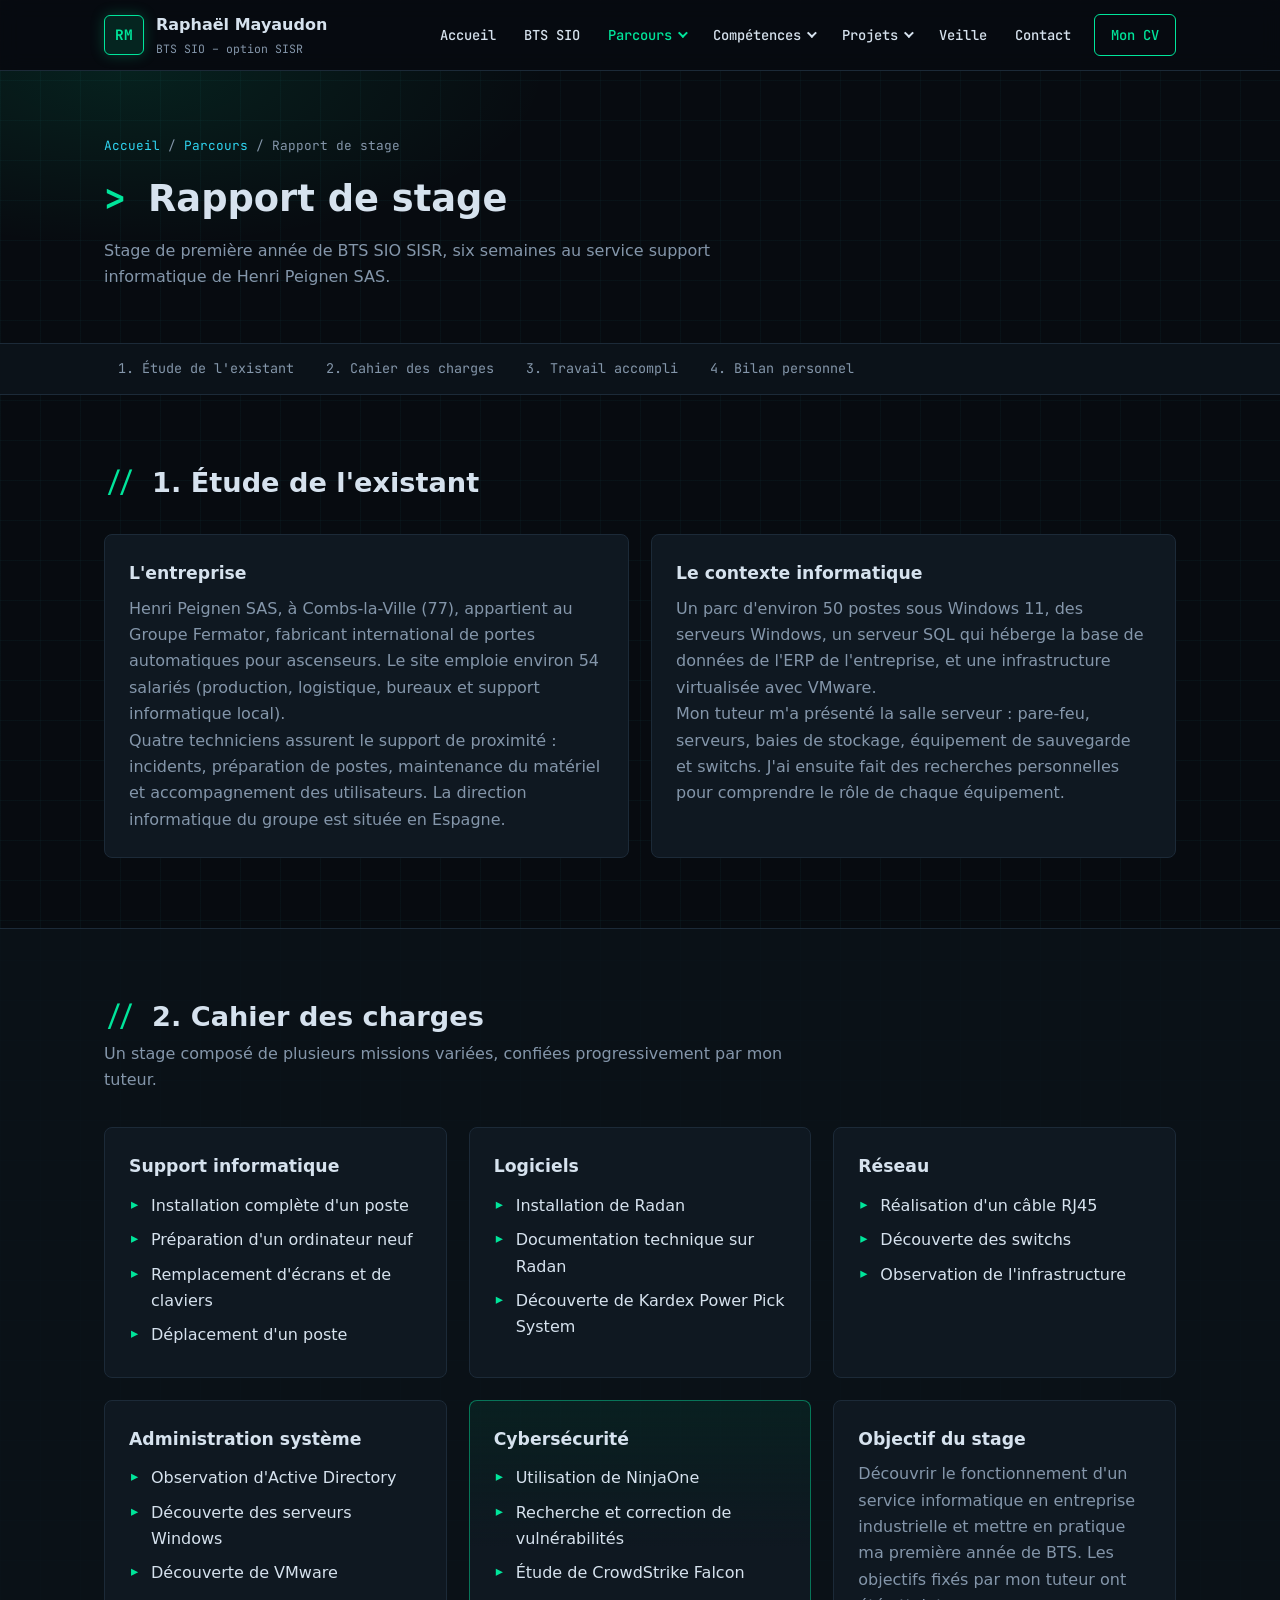
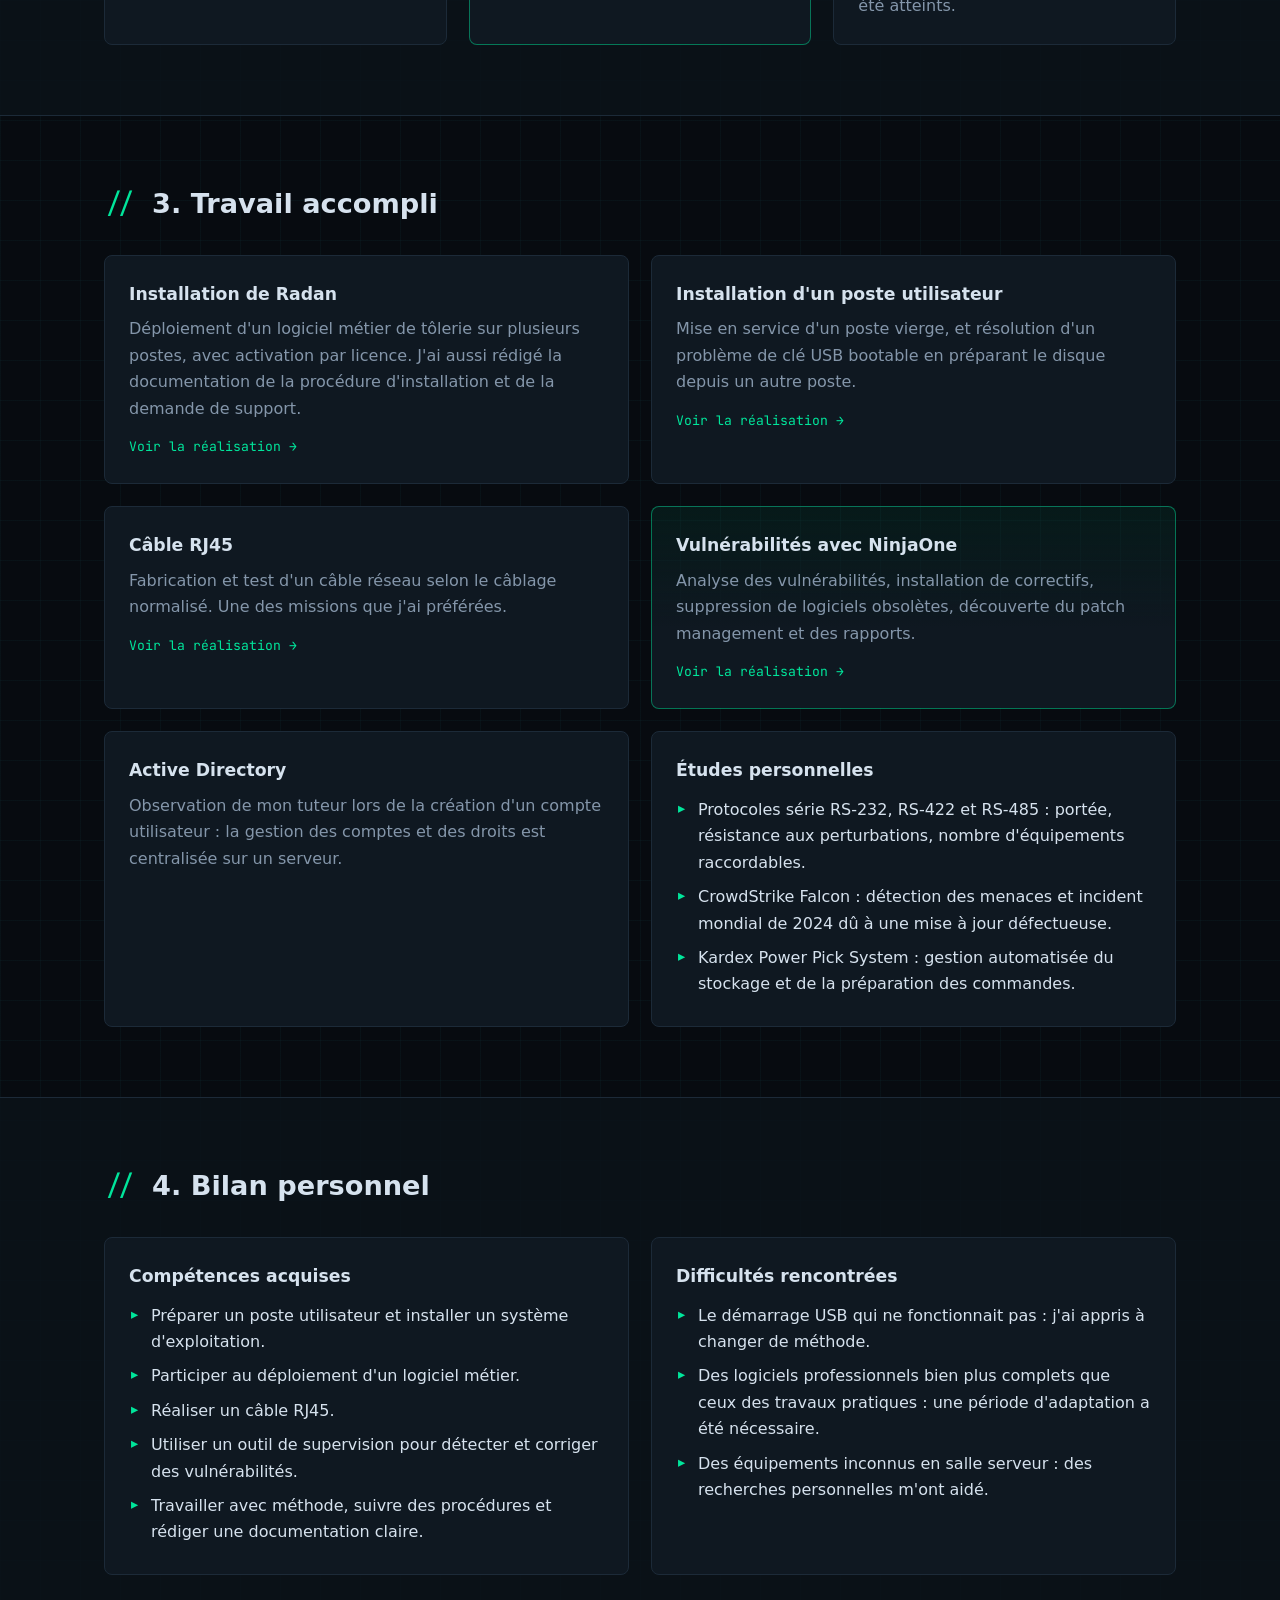
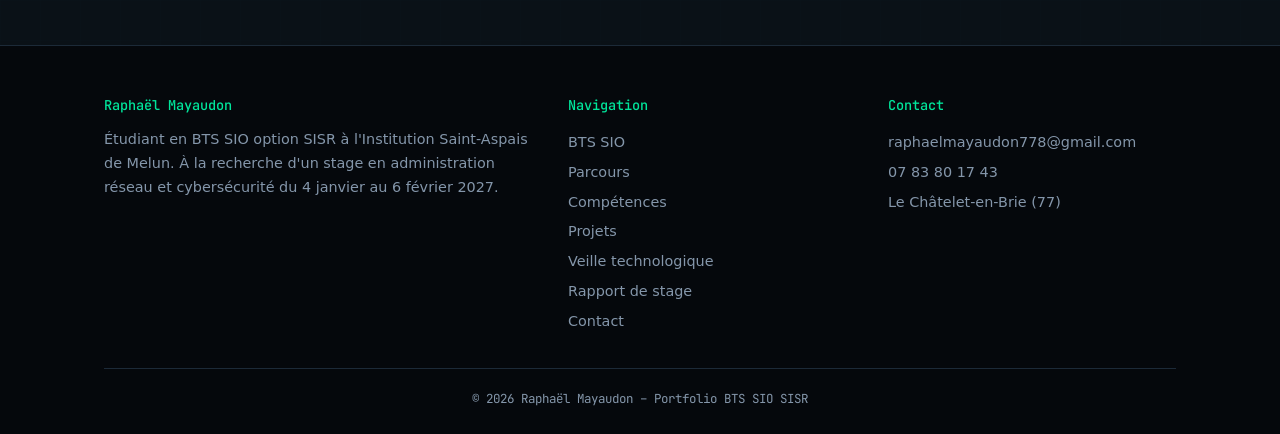
<file: rapport-stage.html>
<!DOCTYPE html>
<html lang="fr">
<head>
    <meta charset="UTF-8">
    <meta name="viewport" content="width=device-width, initial-scale=1.0">
    <meta name="description" content="Résumé du rapport de stage de première année de BTS SIO SISR de Raphaël Mayaudon, chez Henri Peignen SAS.">
    <title>Rapport de stage – Raphaël Mayaudon</title>
    <link rel="preconnect" href="https://fonts.googleapis.com">
    <link rel="preconnect" href="https://fonts.gstatic.com" crossorigin>
    <link href="https://fonts.googleapis.com/css2?family=JetBrains+Mono:wght@400;500;700&display=swap" rel="stylesheet">
    <link rel="stylesheet" href="portfolio.css">
</head>
<body>
    <header class="site-header">
        <div class="container navbar">
            <a href="index.html" class="brand">
                <span class="brand-logo">RM</span>
                <span>Raphaël Mayaudon<small>BTS SIO – option SISR</small></span>
            </a>

            <button class="burger" aria-label="Ouvrir le menu" aria-expanded="false"><span></span><span></span><span></span></button>

            <ul class="menu">
                <li><a href="index.html">Accueil</a></li>
                <li><a href="bts-sio.html">BTS SIO</a></li>
                <li>
                    <button aria-expanded="false" class="active">Parcours <i class="caret"></i></button>
                    <ul class="dropdown">
                        <li><a href="parcours.html#experiences">Expériences professionnelles<span>Stage, emplois</span></a></li>
                        <li><a href="parcours.html#formation">Formation<span>BTS SIO, Bac STI2D</span></a></li>
                        <li><a href="rapport-stage.html">Rapport de stage<span>Stage chez ETS Henri Peignen</span></a></li>
                        <li><a href="parcours.html#certifications">Certifications<span>CCNA, Linux, ANSSI</span></a></li>
                        <li><a href="parcours.html#profil">Qualités et centres d'intérêt</a></li>
                    </ul>
                </li>
                <li>
                    <button aria-expanded="false">Compétences <i class="caret"></i></button>
                    <ul class="dropdown">
                        <li><a href="competences.html#securite">Cybersécurité<span>Pare-feu, filtrage, bonnes pratiques</span></a></li>
                        <li><a href="competences.html#reseaux">Réseaux</a></li>
                        <li><a href="competences.html#systemes">Systèmes et virtualisation</a></li>
                        <li><a href="competences.html#developpement">Développement</a></li>
                        <li><a href="competences.html#logiciels">Logiciels et outils</a></li>
                    </ul>
                </li>
                <li>
                    <button aria-expanded="false">Projets <i class="caret"></i></button>
                    <ul class="dropdown">
                        <li><a href="projets.html#infrastructure">Infrastructure réseau d'entreprise</a></li>
                        <li><a href="projets.html#serveur-web">Serveur web Linux</a></li>
                        <li><a href="projets.html#virtualisation">Solution de virtualisation</a></li>
                        <li><a href="projets.html#radan">Déploiement logiciel en entreprise<span>Réalisé en stage</span></a></li>
                        <li><a href="projets.html#ninjaone">Gestion des vulnérabilités (NinjaOne)<span>Réalisé en stage</span></a></li>
                        <li><a href="projets.html#poste">Installation d'un poste utilisateur<span>Réalisé en stage</span></a></li>
                        <li><a href="projets.html#rj45">Réalisation d'un câble RJ45<span>Réalisé en stage</span></a></li>
                    </ul>
                </li>
                <li><a href="veille.html">Veille</a></li>
                <li><a href="contact.html">Contact</a></li>
                <li><a href="CV_Raphael_MAYAUDON.pdf" class="btn-cv" target="_blank" rel="noopener">Mon CV</a></li>
            </ul>
        </div>
    </header>

    <main>
        <section class="page-header">
            <div class="container">
                <p class="breadcrumb"><a href="index.html">Accueil</a> / <a href="parcours.html">Parcours</a> / Rapport de stage</p>
                <h1>Rapport de stage</h1>
                <p>Stage de première année de BTS SIO SISR, six semaines au service support informatique de Henri Peignen SAS.</p>
            </div>
        </section>

        <nav class="subnav" aria-label="Sections de la page">
            <div class="container">
                <ul>
                    <li><a href="#existant">1. Étude de l'existant</a></li>
                    <li><a href="#cahier">2. Cahier des charges</a></li>
                    <li><a href="#travail">3. Travail accompli</a></li>
                    <li><a href="#bilan">4. Bilan personnel</a></li>
                </ul>
            </div>
        </nav>

        <section class="section" id="existant">
            <div class="container">
                <div class="section-title"><h2>1. Étude de l'existant</h2></div>
                <div class="grid-2">
                    <div class="card">
                        <h3>L'entreprise</h3>
                        <p>Henri Peignen SAS, à Combs-la-Ville (77), appartient au Groupe Fermator, fabricant international de portes automatiques pour ascenseurs. Le site emploie environ 54 salariés (production, logistique, bureaux et support informatique local).</p>
                        <p>Quatre techniciens assurent le support de proximité : incidents, préparation de postes, maintenance du matériel et accompagnement des utilisateurs. La direction informatique du groupe est située en Espagne.</p>
                    </div>
                    <div class="card">
                        <h3>Le contexte informatique</h3>
                        <p>Un parc d'environ 50 postes sous Windows 11, des serveurs Windows, un serveur SQL qui héberge la base de données de l'ERP de l'entreprise, et une infrastructure virtualisée avec VMware.</p>
                        <p>Mon tuteur m'a présenté la salle serveur : pare-feu, serveurs, baies de stockage, équipement de sauvegarde et switchs. J'ai ensuite fait des recherches personnelles pour comprendre le rôle de chaque équipement.</p>
                    </div>
                </div>
            </div>
        </section>

        <section class="section alt" id="cahier">
            <div class="container">
                <div class="section-title"><h2>2. Cahier des charges</h2><p>Un stage composé de plusieurs missions variées, confiées progressivement par mon tuteur.</p></div>
                <div class="grid-3">
                    <div class="card"><h3>Support informatique</h3><ul class="list"><li>Installation complète d'un poste</li><li>Préparation d'un ordinateur neuf</li><li>Remplacement d'écrans et de claviers</li><li>Déplacement d'un poste</li></ul></div>
                    <div class="card"><h3>Logiciels</h3><ul class="list"><li>Installation de Radan</li><li>Documentation technique sur Radan</li><li>Découverte de Kardex Power Pick System</li></ul></div>
                    <div class="card"><h3>Réseau</h3><ul class="list"><li>Réalisation d'un câble RJ45</li><li>Découverte des switchs</li><li>Observation de l'infrastructure</li></ul></div>
                    <div class="card"><h3>Administration système</h3><ul class="list"><li>Observation d'Active Directory</li><li>Découverte des serveurs Windows</li><li>Découverte de VMware</li></ul></div>
                    <div class="card featured"><h3>Cybersécurité</h3><ul class="list"><li>Utilisation de NinjaOne</li><li>Recherche et correction de vulnérabilités</li><li>Étude de CrowdStrike Falcon</li></ul></div>
                    <div class="card"><h3>Objectif du stage</h3><p>Découvrir le fonctionnement d'un service informatique en entreprise industrielle et mettre en pratique ma première année de BTS. Les objectifs fixés par mon tuteur ont été atteints.</p></div>
                </div>
            </div>
        </section>

        <section class="section" id="travail">
            <div class="container">
                <div class="section-title"><h2>3. Travail accompli</h2></div>
                <div class="grid-2">
                    <div class="card">
                        <h3>Installation de Radan</h3>
                        <p>Déploiement d'un logiciel métier de tôlerie sur plusieurs postes, avec activation par licence. J'ai aussi rédigé la documentation de la procédure d'installation et de la demande de support.</p>
                        <a class="card-link" href="projets.html#radan">Voir la réalisation →</a>
                    </div>
                    <div class="card">
                        <h3>Installation d'un poste utilisateur</h3>
                        <p>Mise en service d'un poste vierge, et résolution d'un problème de clé USB bootable en préparant le disque depuis un autre poste.</p>
                        <a class="card-link" href="projets.html#poste">Voir la réalisation →</a>
                    </div>
                    <div class="card">
                        <h3>Câble RJ45</h3>
                        <p>Fabrication et test d'un câble réseau selon le câblage normalisé. Une des missions que j'ai préférées.</p>
                        <a class="card-link" href="projets.html#rj45">Voir la réalisation →</a>
                    </div>
                    <div class="card featured">
                        <h3>Vulnérabilités avec NinjaOne</h3>
                        <p>Analyse des vulnérabilités, installation de correctifs, suppression de logiciels obsolètes, découverte du patch management et des rapports.</p>
                        <a class="card-link" href="projets.html#ninjaone">Voir la réalisation →</a>
                    </div>
                    <div class="card">
                        <h3>Active Directory</h3>
                        <p>Observation de mon tuteur lors de la création d'un compte utilisateur : la gestion des comptes et des droits est centralisée sur un serveur.</p>
                    </div>
                    <div class="card">
                        <h3>Études personnelles</h3>
                        <ul class="list">
                            <li>Protocoles série RS-232, RS-422 et RS-485 : portée, résistance aux perturbations, nombre d'équipements raccordables.</li>
                            <li>CrowdStrike Falcon : détection des menaces et incident mondial de 2024 dû à une mise à jour défectueuse.</li>
                            <li>Kardex Power Pick System : gestion automatisée du stockage et de la préparation des commandes.</li>
                        </ul>
                    </div>
                </div>
            </div>
        </section>

        <section class="section alt" id="bilan">
            <div class="container">
                <div class="section-title"><h2>4. Bilan personnel</h2></div>
                <div class="grid-2">
                    <div class="card">
                        <h3>Compétences acquises</h3>
                        <ul class="list">
                            <li>Préparer un poste utilisateur et installer un système d'exploitation.</li>
                            <li>Participer au déploiement d'un logiciel métier.</li>
                            <li>Réaliser un câble RJ45.</li>
                            <li>Utiliser un outil de supervision pour détecter et corriger des vulnérabilités.</li>
                            <li>Travailler avec méthode, suivre des procédures et rédiger une documentation claire.</li>
                        </ul>
                    </div>
                    <div class="card">
                        <h3>Difficultés rencontrées</h3>
                        <ul class="list">
                            <li>Le démarrage USB qui ne fonctionnait pas : j'ai appris à changer de méthode.</li>
                            <li>Des logiciels professionnels bien plus complets que ceux des travaux pratiques : une période d'adaptation a été nécessaire.</li>
                            <li>Des équipements inconnus en salle serveur : des recherches personnelles m'ont aidé.</li>
                        </ul>
                    </div>
                </div>
            </div>
        </section>

    </main>

    <footer class="site-footer">
        <div class="container">
            <div class="footer-grid">
                <div>
                    <h4>Raphaël Mayaudon</h4>
                    <p>Étudiant en BTS SIO option SISR à l'Institution Saint-Aspais de Melun. À la recherche d'un stage en administration réseau et cybersécurité du 4 janvier au 6 février 2027.</p>
                </div>
                <div>
                    <h4>Navigation</h4>
                    <ul>
                        <li><a href="bts-sio.html">BTS SIO</a></li>
                        <li><a href="parcours.html">Parcours</a></li>
                        <li><a href="competences.html">Compétences</a></li>
                        <li><a href="projets.html">Projets</a></li>
                        <li><a href="veille.html">Veille technologique</a></li>
                        <li><a href="rapport-stage.html">Rapport de stage</a></li>
                        <li><a href="contact.html">Contact</a></li>
                    </ul>
                </div>
                <div>
                    <h4>Contact</h4>
                    <ul>
                        <li><a href="mailto:raphaelmayaudon778@gmail.com">raphaelmayaudon778@gmail.com</a></li>
                        <li><a href="tel:+33783801743">07 83 80 17 43</a></li>
                        <li>Le Châtelet-en-Brie (77)</li>
                    </ul>
                </div>
            </div>
            <div class="footer-bottom">© <span id="year">2026</span> Raphaël Mayaudon – Portfolio BTS SIO SISR</div>
        </div>
    </footer>

    <script src="script.js"></script>
</body>
</html>
</file>
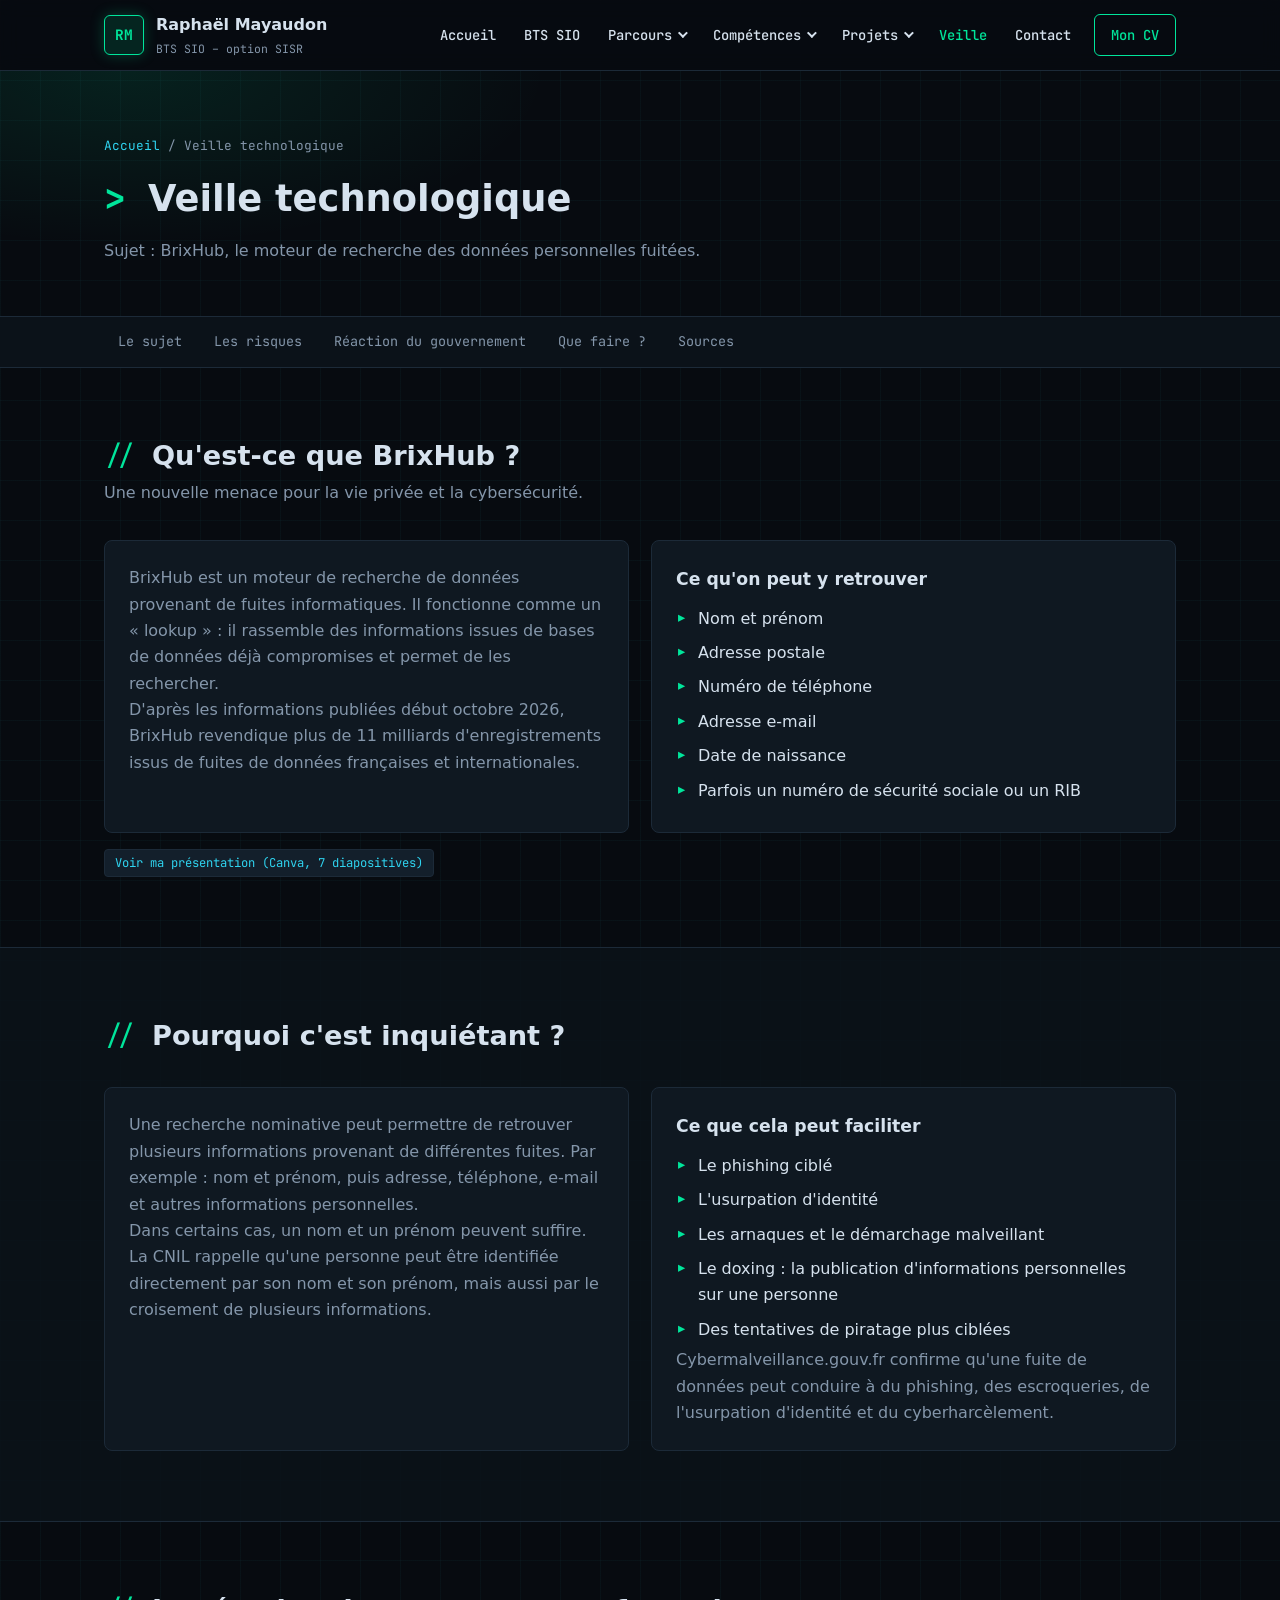
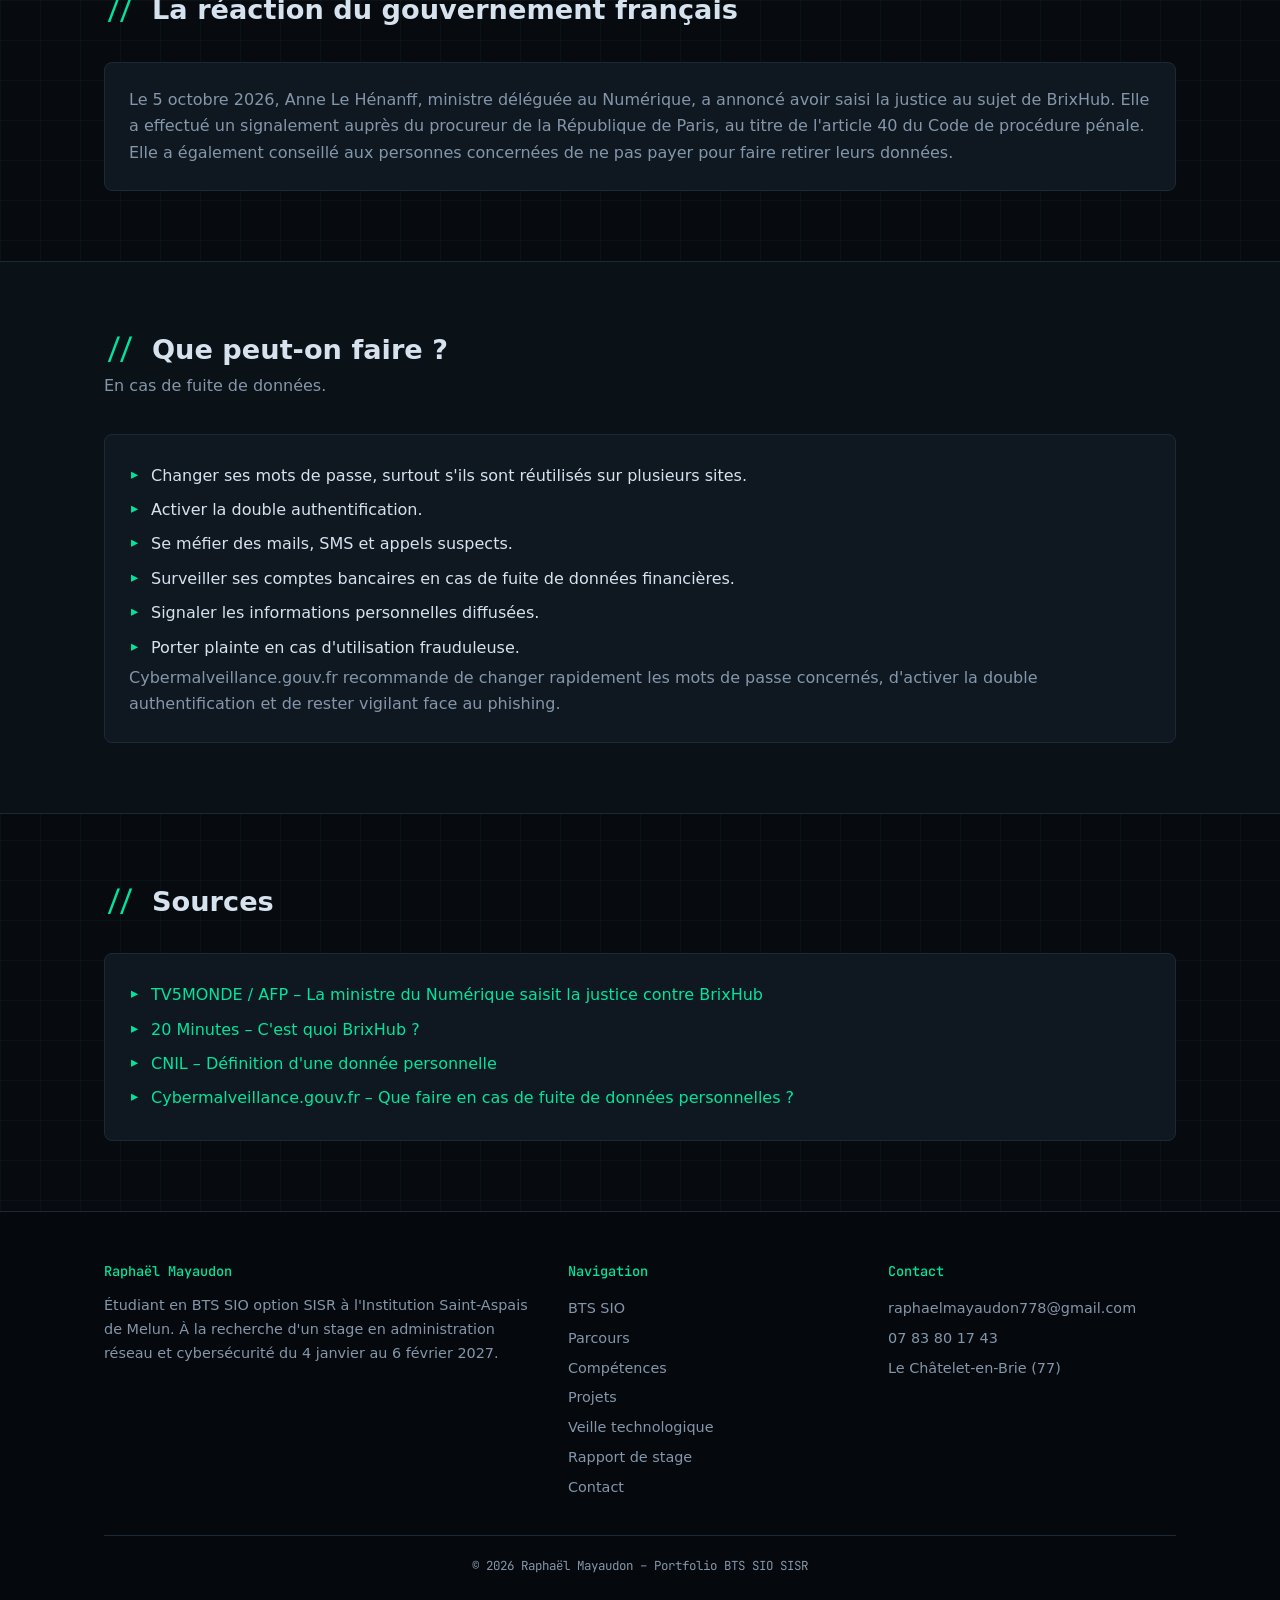
<file: veille.html>
<!DOCTYPE html>
<html lang="fr">
<head>
    <meta charset="UTF-8">
    <meta name="viewport" content="width=device-width, initial-scale=1.0">
    <meta name="description" content="Veille technologique de Raphaël Mayaudon : BrixHub, le moteur de recherche des données personnelles fuitées.">
    <title>Veille technologique – Raphaël Mayaudon</title>
    <link rel="preconnect" href="https://fonts.googleapis.com">
    <link rel="preconnect" href="https://fonts.gstatic.com" crossorigin>
    <link href="https://fonts.googleapis.com/css2?family=JetBrains+Mono:wght@400;500;700&display=swap" rel="stylesheet">
    <link rel="stylesheet" href="portfolio.css">
</head>
<body>
    <header class="site-header">
        <div class="container navbar">
            <a href="index.html" class="brand">
                <span class="brand-logo">RM</span>
                <span>Raphaël Mayaudon<small>BTS SIO – option SISR</small></span>
            </a>

            <button class="burger" aria-label="Ouvrir le menu" aria-expanded="false"><span></span><span></span><span></span></button>

            <ul class="menu">
                <li><a href="index.html">Accueil</a></li>
                <li><a href="bts-sio.html">BTS SIO</a></li>
                <li>
                    <button aria-expanded="false">Parcours <i class="caret"></i></button>
                    <ul class="dropdown">
                        <li><a href="parcours.html#experiences">Expériences professionnelles<span>Stage, emplois</span></a></li>
                        <li><a href="parcours.html#formation">Formation<span>BTS SIO, Bac STI2D</span></a></li>
                        <li><a href="rapport-stage.html">Rapport de stage<span>Stage chez ETS Henri Peignen</span></a></li>
                        <li><a href="parcours.html#certifications">Certifications<span>CCNA, Linux, ANSSI</span></a></li>
                        <li><a href="parcours.html#profil">Qualités et centres d'intérêt</a></li>
                    </ul>
                </li>
                <li>
                    <button aria-expanded="false">Compétences <i class="caret"></i></button>
                    <ul class="dropdown">
                        <li><a href="competences.html#securite">Cybersécurité<span>Pare-feu, filtrage, bonnes pratiques</span></a></li>
                        <li><a href="competences.html#reseaux">Réseaux</a></li>
                        <li><a href="competences.html#systemes">Systèmes et virtualisation</a></li>
                        <li><a href="competences.html#developpement">Développement</a></li>
                        <li><a href="competences.html#logiciels">Logiciels et outils</a></li>
                    </ul>
                </li>
                <li>
                    <button aria-expanded="false">Projets <i class="caret"></i></button>
                    <ul class="dropdown">
                        <li><a href="projets.html#infrastructure">Infrastructure réseau d'entreprise</a></li>
                        <li><a href="projets.html#serveur-web">Serveur web Linux</a></li>
                        <li><a href="projets.html#virtualisation">Solution de virtualisation</a></li>
                        <li><a href="projets.html#radan">Déploiement logiciel en entreprise<span>Réalisé en stage</span></a></li>
                        <li><a href="projets.html#ninjaone">Gestion des vulnérabilités (NinjaOne)<span>Réalisé en stage</span></a></li>
                        <li><a href="projets.html#poste">Installation d'un poste utilisateur<span>Réalisé en stage</span></a></li>
                        <li><a href="projets.html#rj45">Réalisation d'un câble RJ45<span>Réalisé en stage</span></a></li>
                    </ul>
                </li>
                <li><a href="veille.html" class="active">Veille</a></li>
                <li><a href="contact.html">Contact</a></li>
                <li><a href="CV_Raphael_MAYAUDON.pdf" class="btn-cv" target="_blank" rel="noopener">Mon CV</a></li>
            </ul>
        </div>
    </header>

    <main>
        <section class="page-header">
            <div class="container">
                <p class="breadcrumb"><a href="index.html">Accueil</a> / Veille technologique</p>
                <h1>Veille technologique</h1>
                <p>Sujet : BrixHub, le moteur de recherche des données personnelles fuitées.</p>
            </div>
        </section>

        <nav class="subnav" aria-label="Sections de la page">
            <div class="container">
                <ul>
                    <li><a href="#sujet">Le sujet</a></li>
                    <li><a href="#risques">Les risques</a></li>
                    <li><a href="#reaction">Réaction du gouvernement</a></li>
                    <li><a href="#conseils">Que faire ?</a></li>
                    <li><a href="#sources">Sources</a></li>
                </ul>
            </div>
        </nav>

        <section class="section" id="sujet">
            <div class="container">
                <div class="section-title"><h2>Qu'est-ce que BrixHub ?</h2><p>Une nouvelle menace pour la vie privée et la cybersécurité.</p></div>
                <div class="grid-2">
                    <div class="card">
                        <p>BrixHub est un moteur de recherche de données provenant de fuites informatiques. Il fonctionne comme un « lookup » : il rassemble des informations issues de bases de données déjà compromises et permet de les rechercher.</p>
                        <p>D'après les informations publiées début octobre 2026, BrixHub revendique plus de 11 milliards d'enregistrements issus de fuites de données françaises et internationales.</p>
                    </div>
                    <div class="card">
                        <h3>Ce qu'on peut y retrouver</h3>
                        <ul class="list">
                            <li>Nom et prénom</li>
                            <li>Adresse postale</li>
                            <li>Numéro de téléphone</li>
                            <li>Adresse e-mail</li>
                            <li>Date de naissance</li>
                            <li>Parfois un numéro de sécurité sociale ou un RIB</li>
                        </ul>
                    </div>
                </div>
                <div class="tags"><a class="tag" href="https://www.canva.com/d/JN1bcr0WDRPDWBq" target="_blank" rel="noopener">Voir ma présentation (Canva, 7 diapositives)</a></div>
            </div>
        </section>

        <section class="section alt" id="risques">
            <div class="container">
                <div class="section-title"><h2>Pourquoi c'est inquiétant ?</h2></div>
                <div class="grid-2">
                    <div class="card">
                        <p>Une recherche nominative peut permettre de retrouver plusieurs informations provenant de différentes fuites. Par exemple : nom et prénom, puis adresse, téléphone, e-mail et autres informations personnelles.</p>
                        <p>Dans certains cas, un nom et un prénom peuvent suffire. La CNIL rappelle qu'une personne peut être identifiée directement par son nom et son prénom, mais aussi par le croisement de plusieurs informations.</p>
                    </div>
                    <div class="card">
                        <h3>Ce que cela peut faciliter</h3>
                        <ul class="list">
                            <li>Le phishing ciblé</li>
                            <li>L'usurpation d'identité</li>
                            <li>Les arnaques et le démarchage malveillant</li>
                            <li>Le doxing : la publication d'informations personnelles sur une personne</li>
                            <li>Des tentatives de piratage plus ciblées</li>
                        </ul>
                        <p>Cybermalveillance.gouv.fr confirme qu'une fuite de données peut conduire à du phishing, des escroqueries, de l'usurpation d'identité et du cyberharcèlement.</p>
                    </div>
                </div>
            </div>
        </section>

        <section class="section" id="reaction">
            <div class="container">
                <div class="section-title"><h2>La réaction du gouvernement français</h2></div>
                <div class="card">
                    <p>Le 5 octobre 2026, Anne Le Hénanff, ministre déléguée au Numérique, a annoncé avoir saisi la justice au sujet de BrixHub. Elle a effectué un signalement auprès du procureur de la République de Paris, au titre de l'article 40 du Code de procédure pénale.</p>
                    <p>Elle a également conseillé aux personnes concernées de ne pas payer pour faire retirer leurs données.</p>
                </div>
            </div>
        </section>

        <section class="section alt" id="conseils">
            <div class="container">
                <div class="section-title"><h2>Que peut-on faire ?</h2><p>En cas de fuite de données.</p></div>
                <div class="card">
                    <ul class="list">
                        <li>Changer ses mots de passe, surtout s'ils sont réutilisés sur plusieurs sites.</li>
                        <li>Activer la double authentification.</li>
                        <li>Se méfier des mails, SMS et appels suspects.</li>
                        <li>Surveiller ses comptes bancaires en cas de fuite de données financières.</li>
                        <li>Signaler les informations personnelles diffusées.</li>
                        <li>Porter plainte en cas d'utilisation frauduleuse.</li>
                    </ul>
                    <p>Cybermalveillance.gouv.fr recommande de changer rapidement les mots de passe concernés, d'activer la double authentification et de rester vigilant face au phishing.</p>
                </div>
            </div>
        </section>

        <section class="section" id="sources">
            <div class="container">
                <div class="section-title"><h2>Sources</h2></div>
                <div class="card">
                    <ul class="list">
                        <li><a href="https://information.tv5monde.com/economie/donnees-personnelles-la-ministre-du-numerique-saisit-la-justice-contre-brixhub-2840304" target="_blank" rel="noopener">TV5MONDE / AFP – La ministre du Numérique saisit la justice contre BrixHub</a></li>
                        <li><a href="https://www.20minutes.fr/high-tech/by-the-web/4251851-20261006-quoi-brixhub-lookup-11-milliards-donnees-personnelles-piratees" target="_blank" rel="noopener">20 Minutes – C'est quoi BrixHub ?</a></li>
                        <li><a href="https://www.cnil.fr/fr/definition/donnee-personnelle" target="_blank" rel="noopener">CNIL – Définition d'une donnée personnelle</a></li>
                        <li><a href="https://www.cybermalveillance.gouv.fr/tous-nos-contenus/fiches-reflexes/que-faire-en-cas-de-fuite-de-donnees-personnelles" target="_blank" rel="noopener">Cybermalveillance.gouv.fr – Que faire en cas de fuite de données personnelles ?</a></li>
                    </ul>
                </div>
            </div>
        </section>

    </main>

    <footer class="site-footer">
        <div class="container">
            <div class="footer-grid">
                <div>
                    <h4>Raphaël Mayaudon</h4>
                    <p>Étudiant en BTS SIO option SISR à l'Institution Saint-Aspais de Melun. À la recherche d'un stage en administration réseau et cybersécurité du 4 janvier au 6 février 2027.</p>
                </div>
                <div>
                    <h4>Navigation</h4>
                    <ul>
                        <li><a href="bts-sio.html">BTS SIO</a></li>
                        <li><a href="parcours.html">Parcours</a></li>
                        <li><a href="competences.html">Compétences</a></li>
                        <li><a href="projets.html">Projets</a></li>
                        <li><a href="veille.html">Veille technologique</a></li>
                        <li><a href="rapport-stage.html">Rapport de stage</a></li>
                        <li><a href="contact.html">Contact</a></li>
                    </ul>
                </div>
                <div>
                    <h4>Contact</h4>
                    <ul>
                        <li><a href="mailto:raphaelmayaudon778@gmail.com">raphaelmayaudon778@gmail.com</a></li>
                        <li><a href="tel:+33783801743">07 83 80 17 43</a></li>
                        <li>Le Châtelet-en-Brie (77)</li>
                    </ul>
                </div>
            </div>
            <div class="footer-bottom">© <span id="year">2026</span> Raphaël Mayaudon – Portfolio BTS SIO SISR</div>
        </div>
    </footer>

    <script src="script.js"></script>
</body>
</html>
</file>
<file: portfolio.css>
/* =========================================================
   Portfolio – Raphaël Mayaudon – BTS SIO SISR
   Thème « cybersécurité » : sombre, vert/cyan, police terminal
   ========================================================= */

:root {
    --bg: #070b10;          /* fond de page */
    --bg-2: #0b1219;        /* sections alternées */
    --card: #0f1821;        /* cartes */
    --card-2: #131f2b;
    --border: #1c2a38;
    --text: #d6e2ee;        /* texte principal */
    --muted: #8496aa;       /* texte secondaire */
    --green: #00e59b;       /* accent principal */
    --green-dim: rgba(0, 229, 155, 0.12);
    --cyan: #2fd4f0;        /* accent secondaire */
    --red: #ff5f6d;
    --yellow: #ffc857;
    --radius: 8px;
    --mono: "JetBrains Mono", "Fira Code", Consolas, "Courier New", monospace;
    --sans: "Segoe UI", system-ui, -apple-system, Roboto, Arial, sans-serif;
    --max: 1120px;
}

* { margin: 0; padding: 0; box-sizing: border-box; }

html { scroll-behavior: smooth; scroll-padding-top: 90px; }

body {
    font-family: var(--sans);
    font-size: 16px;
    line-height: 1.65;
    color: var(--text);
    background-color: var(--bg);
    /* quadrillage discret façon écran de supervision */
    background-image:
        linear-gradient(rgba(47, 212, 240, 0.035) 1px, transparent 1px),
        linear-gradient(90deg, rgba(47, 212, 240, 0.035) 1px, transparent 1px);
    background-size: 40px 40px;
}

a { color: var(--green); text-decoration: none; }
a:hover { text-decoration: underline; }

img { max-width: 100%; display: block; }

::selection { background: var(--green); color: var(--bg); }

.container { max-width: var(--max); margin: 0 auto; padding: 0 24px; }

.mono { font-family: var(--mono); }
.accent { color: var(--green); }

/* ================= Barre de navigation ================= */
.site-header {
    position: sticky;
    top: 0;
    z-index: 1000;
    background: rgba(7, 11, 16, 0.88);
    backdrop-filter: blur(10px);
    border-bottom: 1px solid var(--border);
}

.navbar { display: flex; align-items: center; justify-content: space-between; height: 70px; }

.brand { display: flex; align-items: center; gap: 12px; color: var(--text); font-weight: 700; }
.brand:hover { text-decoration: none; }

.brand-logo {
    width: 40px; height: 40px;
    border-radius: 6px;
    border: 1px solid var(--green);
    color: var(--green);
    background: var(--green-dim);
    display: grid;
    place-items: center;
    font-family: var(--mono);
    font-size: 0.9rem;
    box-shadow: 0 0 14px rgba(0, 229, 155, 0.25);
}

.brand small { display: block; font-family: var(--mono); font-weight: 400; color: var(--muted); font-size: 0.72rem; }

.menu { display: flex; align-items: center; gap: 2px; list-style: none; }
.menu > li { position: relative; }

.menu > li > a,
.menu > li > button {
    display: flex;
    align-items: center;
    gap: 6px;
    padding: 9px 13px;
    border: 0;
    background: none;
    font-family: var(--mono);
    font-size: 0.86rem;
    font-weight: 500;
    color: var(--text);
    border-radius: 6px;
    cursor: pointer;
}

.menu > li > a:hover,
.menu > li > button:hover,
.menu > li.open > button { background: var(--green-dim); color: var(--green); text-decoration: none; }

.menu .active { color: var(--green); }

.caret {
    width: 7px; height: 7px;
    border-right: 2px solid currentColor;
    border-bottom: 2px solid currentColor;
    transform: rotate(45deg) translateY(-2px);
    transition: transform 0.2s;
}
.menu > li.open .caret { transform: rotate(-135deg) translateY(-1px); }

/* Menu déroulant */
.dropdown {
    position: absolute;
    top: calc(100% + 8px);
    left: 0;
    min-width: 250px;
    list-style: none;
    background: var(--card);
    border: 1px solid var(--border);
    border-top: 2px solid var(--green);
    border-radius: var(--radius);
    box-shadow: 0 16px 40px rgba(0, 0, 0, 0.55);
    padding: 8px;
    opacity: 0;
    visibility: hidden;
    transform: translateY(6px);
    transition: opacity 0.18s, transform 0.18s, visibility 0.18s;
}

@media (hover: hover) and (min-width: 901px) {
    .menu > li:hover > .dropdown { opacity: 1; visibility: visible; transform: translateY(0); }
}
.menu > li.open > .dropdown { opacity: 1; visibility: visible; transform: translateY(0); }

.dropdown a { display: block; padding: 9px 12px; border-radius: 5px; color: var(--text); font-size: 0.92rem; }
.dropdown a::before { content: "> "; font-family: var(--mono); color: var(--green); opacity: 0; transition: opacity 0.15s; }
.dropdown a:hover { background: var(--green-dim); color: var(--green); text-decoration: none; }
.dropdown a:hover::before { opacity: 1; }
.dropdown a span { display: block; font-size: 0.78rem; color: var(--muted); padding-left: 2ch; }

.btn-cv {
    margin-left: 8px;
    padding: 9px 16px !important;
    border: 1px solid var(--green) !important;
    color: var(--green) !important;
}
.btn-cv:hover { background: var(--green) !important; color: var(--bg) !important; }

.burger {
    display: none;
    width: 44px; height: 44px;
    border: 1px solid var(--border);
    border-radius: 6px;
    background: var(--card);
    cursor: pointer;
    align-items: center;
    justify-content: center;
    flex-direction: column;
    gap: 5px;
}
.burger span { display: block; width: 20px; height: 2px; background: var(--green); }

/* ================= Page d'accueil ================= */
.hero { padding: 90px 0 80px; position: relative; overflow: hidden; }
.hero::before {
    content: "";
    position: absolute;
    inset: 0;
    background:
        radial-gradient(600px 300px at 15% 20%, rgba(0, 229, 155, 0.12), transparent 70%),
        radial-gradient(500px 300px at 90% 80%, rgba(47, 212, 240, 0.10), transparent 70%);
    pointer-events: none;
}

.hero-grid { position: relative; display: grid; grid-template-columns: 1.1fr 1fr; gap: 48px; align-items: center; }

.eyebrow {
    display: inline-block;
    font-family: var(--mono);
    font-size: 0.82rem;
    color: var(--green);
    margin-bottom: 16px;
}

.hero h1 { font-size: 3rem; line-height: 1.1; margin-bottom: 10px; letter-spacing: -0.5px; }
.hero h2.role { font-family: var(--mono); font-size: 1.15rem; font-weight: 500; color: var(--cyan); margin-bottom: 18px; }
.hero .lead { font-size: 1.08rem; color: var(--muted); max-width: 560px; }

.availability {
    display: inline-flex;
    align-items: center;
    gap: 10px;
    margin-top: 26px;
    padding: 9px 14px;
    border: 1px solid rgba(0, 229, 155, 0.35);
    border-radius: 6px;
    background: var(--green-dim);
    font-family: var(--mono);
    font-size: 0.85rem;
    color: var(--text);
}
.dot { width: 9px; height: 9px; border-radius: 50%; background: var(--green); box-shadow: 0 0 10px var(--green); animation: pulse 1.8s infinite; }

.hero-actions { display: flex; gap: 12px; flex-wrap: wrap; margin-top: 28px; }

.btn {
    display: inline-block;
    padding: 11px 20px;
    border-radius: 6px;
    font-family: var(--mono);
    font-weight: 600;
    font-size: 0.88rem;
    border: 1px solid transparent;
    transition: background 0.2s, color 0.2s, box-shadow 0.2s, border-color 0.2s;
}
.btn:hover { text-decoration: none; }
.btn-primary, .btn-light { background: var(--green); color: var(--bg); }
.btn-primary:hover, .btn-light:hover { box-shadow: 0 0 20px rgba(0, 229, 155, 0.45); }
.btn-outline { border-color: var(--border); color: var(--text); }
.btn-outline:hover { border-color: var(--green); color: var(--green); }

/* Fenêtre de terminal */
.terminal {
    background: #05080c;
    border: 1px solid var(--border);
    border-radius: 10px;
    box-shadow: 0 20px 60px rgba(0, 0, 0, 0.6), 0 0 0 1px rgba(0, 229, 155, 0.06);
    overflow: hidden;
    font-family: var(--mono);
    font-size: 0.86rem;
}
.term-bar {
    display: flex;
    align-items: center;
    gap: 7px;
    padding: 10px 14px;
    background: #0c131b;
    border-bottom: 1px solid var(--border);
    color: var(--muted);
    font-size: 0.78rem;
}
.term-bar i { width: 11px; height: 11px; border-radius: 50%; display: inline-block; }
.term-bar i:nth-child(1) { background: var(--red); }
.term-bar i:nth-child(2) { background: var(--yellow); }
.term-bar i:nth-child(3) { background: var(--green); }
.term-bar span { margin-left: 8px; }
.term-body { padding: 18px 20px 22px; min-height: 300px; line-height: 1.75; }
.term-body .line { white-space: pre-wrap; }
.prompt { color: var(--green); }
.prompt b { color: var(--cyan); font-weight: 500; }
.out { color: var(--text); }
.out .k { color: var(--muted); }
.ok { color: var(--green); }
.cursor { display: inline-block; width: 8px; height: 1.05em; background: var(--green); vertical-align: text-bottom; animation: blink 1s steps(1) infinite; }

/* En-tête des pages internes */
.page-header { padding: 64px 0 52px; border-bottom: 1px solid var(--border); position: relative; overflow: hidden; }
.page-header::before {
    content: "";
    position: absolute;
    inset: 0;
    background: radial-gradient(600px 250px at 10% 0%, rgba(0, 229, 155, 0.10), transparent 70%);
    pointer-events: none;
}
.page-header .container { position: relative; }
.page-header h1 { font-size: 2.3rem; margin-bottom: 8px; }
.page-header h1::before { content: "> "; font-family: var(--mono); color: var(--green); }
.page-header p { color: var(--muted); max-width: 700px; }
.breadcrumb { font-family: var(--mono); font-size: 0.8rem; color: var(--muted); margin-bottom: 12px; }
.breadcrumb a { color: var(--cyan); }

/* Sous-menu d'une page */
.subnav { background: var(--bg-2); border-bottom: 1px solid var(--border); position: sticky; top: 70px; z-index: 50; }
.subnav ul { display: flex; gap: 4px; list-style: none; overflow-x: auto; }
.subnav a {
    display: block;
    padding: 13px 14px;
    color: var(--muted);
    font-family: var(--mono);
    font-size: 0.84rem;
    white-space: nowrap;
    border-bottom: 2px solid transparent;
}
.subnav a:hover { color: var(--green); border-bottom-color: var(--green); text-decoration: none; }

/* ================= Sections ================= */
.section { padding: 70px 0; }
.section + .section { border-top: 1px solid var(--border); }
.section.alt { background: rgba(11, 18, 25, 0.85); }

.section-title { margin-bottom: 34px; }
.section-title h2 { font-size: 1.7rem; line-height: 1.3; }
.section-title h2::before { content: "// "; font-family: var(--mono); color: var(--green); font-weight: 400; }
.section-title p { color: var(--muted); margin-top: 6px; max-width: 680px; }

/* Grilles */
.grid-2 { display: grid; grid-template-columns: repeat(2, 1fr); gap: 22px; }
.grid-3 { display: grid; grid-template-columns: repeat(3, 1fr); gap: 22px; }
.grid-4 { display: grid; grid-template-columns: repeat(4, 1fr); gap: 18px; }

/* Cartes */
.card {
    background: var(--card);
    border: 1px solid var(--border);
    border-radius: var(--radius);
    padding: 24px;
    position: relative;
}
a.card { display: block; color: inherit; transition: border-color 0.2s, transform 0.2s, box-shadow 0.2s; }
a.card:hover { border-color: var(--green); transform: translateY(-3px); box-shadow: 0 0 24px rgba(0, 229, 155, 0.12); text-decoration: none; }

.card h3 { font-size: 1.08rem; margin-bottom: 8px; color: var(--text); }
.card p { color: var(--muted); }

.card-link { display: inline-block; margin-top: 14px; font-family: var(--mono); font-size: 0.82rem; color: var(--green); }

.card.featured { border-color: rgba(0, 229, 155, 0.45); background: linear-gradient(180deg, rgba(0, 229, 155, 0.07), var(--card) 60%); }
.badge {
    position: absolute;
    top: 16px; right: 16px;
    font-family: var(--mono);
    font-size: 0.7rem;
    padding: 2px 8px;
    border-radius: 4px;
    border: 1px solid var(--green);
    color: var(--green);
}

.icon-box {
    width: 42px; height: 42px;
    border-radius: 8px;
    background: var(--green-dim);
    border: 1px solid rgba(0, 229, 155, 0.25);
    color: var(--green);
    display: grid;
    place-items: center;
    margin-bottom: 16px;
}
.icon-box svg { width: 21px; height: 21px; }

/* Listes */
.list { list-style: none; }
.list li { position: relative; padding: 4px 0 4px 22px; color: var(--text); }
.list li::before { content: "▸"; position: absolute; left: 2px; top: 4px; color: var(--green); font-size: 0.9rem; }

/* Étiquettes */
.tags { display: flex; flex-wrap: wrap; gap: 8px; margin-top: 16px; }
.tag {
    display: inline-block;
    padding: 3px 10px;
    border-radius: 4px;
    border: 1px solid var(--border);
    background: var(--card-2);
    color: var(--cyan);
    font-family: var(--mono);
    font-size: 0.76rem;
}
a.tag:hover { border-color: var(--green); color: var(--green); text-decoration: none; }

/* Chiffres clés */
.stats { display: grid; grid-template-columns: repeat(4, 1fr); gap: 18px; }
.stat { text-align: center; padding: 22px; }
.stat strong { display: block; font-family: var(--mono); font-size: 1.7rem; color: var(--green); line-height: 1.25; }
.stat span { color: var(--muted); font-size: 0.88rem; }

/* ================= Frise chronologique ================= */
.timeline { position: relative; padding-left: 30px; }
.timeline::before { content: ""; position: absolute; left: 8px; top: 6px; bottom: 6px; width: 2px; background: linear-gradient(var(--green), var(--border)); }
.timeline-item { margin-bottom: 26px; }
.timeline-item:last-child { margin-bottom: 0; }
.timeline-item::before {
    content: "";
    position: absolute;
    left: -28px; top: 26px;
    width: 12px; height: 12px;
    border-radius: 50%;
    background: var(--bg);
    border: 2px solid var(--green);
    box-shadow: 0 0 8px rgba(0, 229, 155, 0.6);
}
.timeline-head { display: flex; justify-content: space-between; align-items: flex-start; gap: 16px; flex-wrap: wrap; margin-bottom: 10px; }
.timeline-head h3 { margin-bottom: 2px; }
.org { color: var(--cyan); font-family: var(--mono); font-size: 0.88rem; }
.date {
    flex-shrink: 0;
    padding: 3px 10px;
    border-radius: 4px;
    border: 1px solid var(--border);
    background: var(--card-2);
    color: var(--muted);
    font-family: var(--mono);
    font-size: 0.78rem;
}

/* ================= Accordéons ================= */
details.accordion { background: var(--card); border: 1px solid var(--border); border-radius: var(--radius); margin-bottom: 12px; }
details.accordion[open] { border-color: rgba(0, 229, 155, 0.4); }
details.accordion summary {
    list-style: none;
    cursor: pointer;
    padding: 17px 22px;
    display: flex;
    justify-content: space-between;
    align-items: center;
    gap: 16px;
    font-family: var(--mono);
    font-size: 0.95rem;
    color: var(--text);
}
details.accordion summary::before { content: "$ "; color: var(--green); }
details.accordion summary span { flex: 1; }
details.accordion summary::-webkit-details-marker { display: none; }
details.accordion summary::after { content: "[+]"; color: var(--green); font-size: 0.85rem; }
details.accordion[open] summary::after { content: "[−]"; }
details.accordion[open] summary { border-bottom: 1px solid var(--border); }
.accordion-body { padding: 18px 22px 22px; }
.accordion-body p { color: var(--muted); margin-bottom: 10px; }

/* Tableau des compétences */
.skill-table { width: 100%; border-collapse: collapse; font-size: 0.94rem; }
.skill-table th, .skill-table td { text-align: left; padding: 12px 14px; border-bottom: 1px solid var(--border); vertical-align: top; }
.skill-table th { color: var(--green); font-family: var(--mono); font-weight: 500; font-size: 0.76rem; text-transform: uppercase; letter-spacing: 1px; }
.skill-table td { color: var(--muted); }
.skill-table td:first-child { color: var(--text); font-weight: 600; white-space: nowrap; }
.skill-table tr:hover td { background: rgba(0, 229, 155, 0.03); }
.skill-table a { color: var(--cyan); }

/* Encadré */
.callout {
    border: 1px solid rgba(0, 229, 155, 0.35);
    border-left: 3px solid var(--green);
    background: var(--green-dim);
    padding: 16px 20px;
    border-radius: 0 var(--radius) var(--radius) 0;
    color: var(--text);
}

/* À propos */
.about { display: grid; grid-template-columns: 240px 1fr; gap: 48px; align-items: start; }
.avatar {
    width: 220px; height: 220px;
    border-radius: 10px;
    border: 1px solid var(--green);
    background: radial-gradient(circle at 30% 30%, rgba(0, 229, 155, 0.18), var(--card) 70%);
    color: var(--green);
    display: grid;
    place-items: center;
    font-family: var(--mono);
    font-size: 3.2rem;
    overflow: hidden;
    box-shadow: 0 0 30px rgba(0, 229, 155, 0.15);
}
.avatar img { width: 100%; height: 100%; object-fit: cover; }
.about p { margin-bottom: 14px; color: var(--text); }

/* Contact */
.contact-item { display: flex; gap: 16px; align-items: flex-start; }
.contact-item .icon-box { margin-bottom: 0; flex-shrink: 0; }
.contact-item strong { display: block; color: var(--text); }
.contact-item span, .contact-item a { color: var(--muted); word-break: break-word; }
.contact-item a:hover { color: var(--green); }

/* Bandeau final */
.cta {
    border: 1px solid rgba(0, 229, 155, 0.4);
    background: linear-gradient(120deg, rgba(0, 229, 155, 0.10), rgba(47, 212, 240, 0.06));
    border-radius: 10px;
    padding: 38px;
    display: flex;
    align-items: center;
    justify-content: space-between;
    gap: 24px;
    flex-wrap: wrap;
}
.cta h2 { font-size: 1.45rem; }
.cta p { color: var(--muted); font-family: var(--mono); font-size: 0.9rem; }

/* ================= Pied de page ================= */
.site-footer { background: #05080c; border-top: 1px solid var(--border); color: var(--muted); padding: 48px 0 24px; font-size: 0.9rem; }
.footer-grid { display: grid; grid-template-columns: 1.5fr 1fr 1fr; gap: 32px; margin-bottom: 32px; }
.site-footer h4 { color: var(--green); font-family: var(--mono); font-weight: 500; margin-bottom: 12px; font-size: 0.85rem; }
.site-footer ul { list-style: none; }
.site-footer li { padding: 3px 0; }
.site-footer a { color: var(--muted); }
.site-footer a:hover { color: var(--green); }
.footer-bottom { border-top: 1px solid var(--border); padding-top: 20px; text-align: center; font-family: var(--mono); font-size: 0.78rem; }

/* ================= Animations ================= */
@keyframes blink { 50% { opacity: 0; } }
@keyframes pulse { 0%, 100% { opacity: 1; } 50% { opacity: 0.35; } }

@media (prefers-reduced-motion: reduce) {
    *, *::before, *::after { animation: none !important; transition: none !important; }
}

/* ================= Responsive ================= */
@media (max-width: 1000px) {
    .grid-4, .stats { grid-template-columns: repeat(2, 1fr); }
    .grid-3 { grid-template-columns: repeat(2, 1fr); }
}

@media (max-width: 900px) {
    .burger { display: flex; }
    .menu {
        position: absolute;
        top: 70px; left: 0; right: 0;
        flex-direction: column;
        align-items: stretch;
        gap: 0;
        background: var(--bg);
        border-bottom: 1px solid var(--border);
        padding: 8px 16px 16px;
        display: none;
        max-height: calc(100vh - 70px);
        overflow-y: auto;
    }
    .menu.show { display: flex; }
    .menu > li > a, .menu > li > button { width: 100%; justify-content: space-between; padding: 14px 8px; font-size: 0.95rem; }
    .btn-cv { margin: 8px 0 0; justify-content: center !important; }
    .dropdown { position: static; box-shadow: none; border: 0; border-left: 1px solid var(--green); border-radius: 0; background: none; padding: 0 0 8px 12px; margin-left: 8px; display: none; opacity: 1; visibility: visible; transform: none; }
    .menu > li.open > .dropdown { display: block; }
    .hero-grid, .about, .grid-2 { grid-template-columns: 1fr; }
    .hero h1 { font-size: 2.3rem; }
    .avatar { width: 160px; height: 160px; font-size: 2.4rem; }
    .footer-grid { grid-template-columns: 1fr; }
    .subnav { top: 70px; }
}

@media (max-width: 600px) {
    .grid-3, .grid-4, .stats { grid-template-columns: 1fr; }
    .section { padding: 52px 0; }
    .page-header h1 { font-size: 1.8rem; }
    .cta { padding: 26px; }
    .term-body { min-height: 0; font-size: 0.8rem; }
    .skill-table td:first-child { white-space: normal; }
}
</file>
